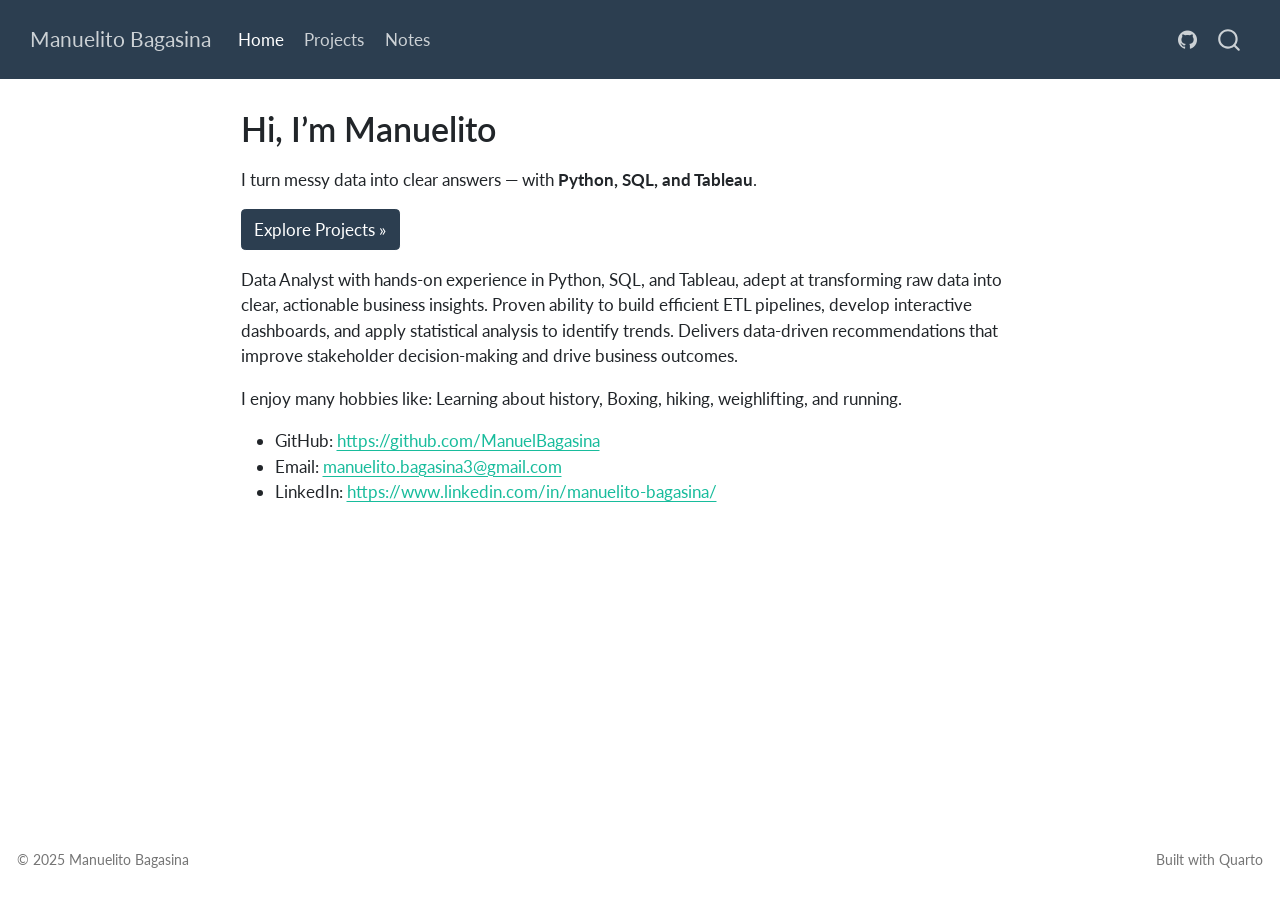
<file: index.html>
<!DOCTYPE html>
<html xmlns="http://www.w3.org/1999/xhtml" lang="en" xml:lang="en"><head>

<meta charset="utf-8">
<meta name="generator" content="quarto-1.7.33">

<meta name="viewport" content="width=device-width, initial-scale=1.0, user-scalable=yes">


<title>Hi, I’m Manuelito – Manuelito Bagasina</title>
<style>
code{white-space: pre-wrap;}
span.smallcaps{font-variant: small-caps;}
div.columns{display: flex; gap: min(4vw, 1.5em);}
div.column{flex: auto; overflow-x: auto;}
div.hanging-indent{margin-left: 1.5em; text-indent: -1.5em;}
ul.task-list{list-style: none;}
ul.task-list li input[type="checkbox"] {
  width: 0.8em;
  margin: 0 0.8em 0.2em -1em; /* quarto-specific, see https://github.com/quarto-dev/quarto-cli/issues/4556 */ 
  vertical-align: middle;
}
</style>


<script src="site_libs/quarto-nav/quarto-nav.js"></script>
<script src="site_libs/quarto-nav/headroom.min.js"></script>
<script src="site_libs/clipboard/clipboard.min.js"></script>
<script src="site_libs/quarto-search/autocomplete.umd.js"></script>
<script src="site_libs/quarto-search/fuse.min.js"></script>
<script src="site_libs/quarto-search/quarto-search.js"></script>
<meta name="quarto:offset" content="./">
<script src="site_libs/quarto-html/quarto.js" type="module"></script>
<script src="site_libs/quarto-html/tabsets/tabsets.js" type="module"></script>
<script src="site_libs/quarto-html/popper.min.js"></script>
<script src="site_libs/quarto-html/tippy.umd.min.js"></script>
<script src="site_libs/quarto-html/anchor.min.js"></script>
<link href="site_libs/quarto-html/tippy.css" rel="stylesheet">
<link href="site_libs/quarto-html/quarto-syntax-highlighting-ea385d0e468b0dd5ea5bf0780b1290d9.css" rel="stylesheet" id="quarto-text-highlighting-styles">
<script src="site_libs/bootstrap/bootstrap.min.js"></script>
<link href="site_libs/bootstrap/bootstrap-icons.css" rel="stylesheet">
<link href="site_libs/bootstrap/bootstrap-cc63fce9873912f1bbbccf05079cc9ea.min.css" rel="stylesheet" append-hash="true" id="quarto-bootstrap" data-mode="light">
<script id="quarto-search-options" type="application/json">{
  "location": "navbar",
  "copy-button": false,
  "collapse-after": 3,
  "panel-placement": "end",
  "type": "overlay",
  "limit": 50,
  "keyboard-shortcut": [
    "f",
    "/",
    "s"
  ],
  "show-item-context": false,
  "language": {
    "search-no-results-text": "No results",
    "search-matching-documents-text": "matching documents",
    "search-copy-link-title": "Copy link to search",
    "search-hide-matches-text": "Hide additional matches",
    "search-more-match-text": "more match in this document",
    "search-more-matches-text": "more matches in this document",
    "search-clear-button-title": "Clear",
    "search-text-placeholder": "",
    "search-detached-cancel-button-title": "Cancel",
    "search-submit-button-title": "Submit",
    "search-label": "Search"
  }
}</script>


<link rel="stylesheet" href="styles.css">
</head>

<body class="nav-fixed fullcontent quarto-light">

<div id="quarto-search-results"></div>
  <header id="quarto-header" class="headroom fixed-top">
    <nav class="navbar navbar-expand-lg " data-bs-theme="dark">
      <div class="navbar-container container-fluid">
      <div class="navbar-brand-container mx-auto">
    <a class="navbar-brand" href="./index.html">
    <span class="navbar-title">Manuelito Bagasina</span>
    </a>
  </div>
            <div id="quarto-search" class="" title="Search"></div>
          <button class="navbar-toggler" type="button" data-bs-toggle="collapse" data-bs-target="#navbarCollapse" aria-controls="navbarCollapse" role="menu" aria-expanded="false" aria-label="Toggle navigation" onclick="if (window.quartoToggleHeadroom) { window.quartoToggleHeadroom(); }">
  <span class="navbar-toggler-icon"></span>
</button>
          <div class="collapse navbar-collapse" id="navbarCollapse">
            <ul class="navbar-nav navbar-nav-scroll me-auto">
  <li class="nav-item">
    <a class="nav-link active" href="./index.html" aria-current="page"> 
<span class="menu-text">Home</span></a>
  </li>  
  <li class="nav-item">
    <a class="nav-link" href="./projects.html"> 
<span class="menu-text">Projects</span></a>
  </li>  
  <li class="nav-item">
    <a class="nav-link" href="./notes.html"> 
<span class="menu-text">Notes</span></a>
  </li>  
</ul>
            <ul class="navbar-nav navbar-nav-scroll ms-auto">
  <li class="nav-item compact">
    <a class="nav-link" href="https://github.com/ManuelBagasina"> <i class="bi bi-github" role="img">
</i> 
<span class="menu-text"></span></a>
  </li>  
</ul>
          </div> <!-- /navcollapse -->
            <div class="quarto-navbar-tools">
</div>
      </div> <!-- /container-fluid -->
    </nav>
</header>
<!-- content -->
<div id="quarto-content" class="quarto-container page-columns page-rows-contents page-layout-article page-navbar">
<!-- sidebar -->
<!-- margin-sidebar -->
    
<!-- main -->
<main class="content" id="quarto-document-content">

<header id="title-block-header" class="quarto-title-block default">
<div class="quarto-title">
<h1 class="title">Hi, I’m Manuelito</h1>
</div>



<div class="quarto-title-meta">

    
  
    
  </div>
  


</header>


<p>I turn messy data into clear answers — with <strong>Python, SQL, and Tableau</strong>.</p>
<p><a href="./projects.html" class="btn btn-primary">Explore Projects »</a></p>
<p>Data Analyst with hands-on experience in Python, SQL, and Tableau, adept at transforming raw data into clear, actionable business insights. Proven ability to build efficient ETL pipelines, develop interactive dashboards, and apply statistical analysis to identify trends. Delivers data-driven recommendations that improve stakeholder decision-making and drive business outcomes.</p>
<p>I enjoy many hobbies like: Learning about history, Boxing, hiking, weighlifting, and running.</p>
<ul>
<li>GitHub: <a href="https://github.com/ManuelBagasina" class="uri">https://github.com/ManuelBagasina</a></li>
<li>Email: <a href="mailto:manuelito.bagasina3@gmail.com" class="email">manuelito.bagasina3@gmail.com</a></li>
<li>LinkedIn: <a href="https://www.linkedin.com/in/manuelito-bagasina/" class="uri">https://www.linkedin.com/in/manuelito-bagasina/</a></li>
</ul>



</main> <!-- /main -->
<script id="quarto-html-after-body" type="application/javascript">
  window.document.addEventListener("DOMContentLoaded", function (event) {
    const icon = "";
    const anchorJS = new window.AnchorJS();
    anchorJS.options = {
      placement: 'right',
      icon: icon
    };
    anchorJS.add('.anchored');
    const isCodeAnnotation = (el) => {
      for (const clz of el.classList) {
        if (clz.startsWith('code-annotation-')) {                     
          return true;
        }
      }
      return false;
    }
    const onCopySuccess = function(e) {
      // button target
      const button = e.trigger;
      // don't keep focus
      button.blur();
      // flash "checked"
      button.classList.add('code-copy-button-checked');
      var currentTitle = button.getAttribute("title");
      button.setAttribute("title", "Copied!");
      let tooltip;
      if (window.bootstrap) {
        button.setAttribute("data-bs-toggle", "tooltip");
        button.setAttribute("data-bs-placement", "left");
        button.setAttribute("data-bs-title", "Copied!");
        tooltip = new bootstrap.Tooltip(button, 
          { trigger: "manual", 
            customClass: "code-copy-button-tooltip",
            offset: [0, -8]});
        tooltip.show();    
      }
      setTimeout(function() {
        if (tooltip) {
          tooltip.hide();
          button.removeAttribute("data-bs-title");
          button.removeAttribute("data-bs-toggle");
          button.removeAttribute("data-bs-placement");
        }
        button.setAttribute("title", currentTitle);
        button.classList.remove('code-copy-button-checked');
      }, 1000);
      // clear code selection
      e.clearSelection();
    }
    const getTextToCopy = function(trigger) {
        const codeEl = trigger.previousElementSibling.cloneNode(true);
        for (const childEl of codeEl.children) {
          if (isCodeAnnotation(childEl)) {
            childEl.remove();
          }
        }
        return codeEl.innerText;
    }
    const clipboard = new window.ClipboardJS('.code-copy-button:not([data-in-quarto-modal])', {
      text: getTextToCopy
    });
    clipboard.on('success', onCopySuccess);
    if (window.document.getElementById('quarto-embedded-source-code-modal')) {
      const clipboardModal = new window.ClipboardJS('.code-copy-button[data-in-quarto-modal]', {
        text: getTextToCopy,
        container: window.document.getElementById('quarto-embedded-source-code-modal')
      });
      clipboardModal.on('success', onCopySuccess);
    }
      var localhostRegex = new RegExp(/^(?:http|https):\/\/localhost\:?[0-9]*\//);
      var mailtoRegex = new RegExp(/^mailto:/);
        var filterRegex = new RegExp('/' + window.location.host + '/');
      var isInternal = (href) => {
          return filterRegex.test(href) || localhostRegex.test(href) || mailtoRegex.test(href);
      }
      // Inspect non-navigation links and adorn them if external
     var links = window.document.querySelectorAll('a[href]:not(.nav-link):not(.navbar-brand):not(.toc-action):not(.sidebar-link):not(.sidebar-item-toggle):not(.pagination-link):not(.no-external):not([aria-hidden]):not(.dropdown-item):not(.quarto-navigation-tool):not(.about-link)');
      for (var i=0; i<links.length; i++) {
        const link = links[i];
        if (!isInternal(link.href)) {
          // undo the damage that might have been done by quarto-nav.js in the case of
          // links that we want to consider external
          if (link.dataset.originalHref !== undefined) {
            link.href = link.dataset.originalHref;
          }
        }
      }
    function tippyHover(el, contentFn, onTriggerFn, onUntriggerFn) {
      const config = {
        allowHTML: true,
        maxWidth: 500,
        delay: 100,
        arrow: false,
        appendTo: function(el) {
            return el.parentElement;
        },
        interactive: true,
        interactiveBorder: 10,
        theme: 'quarto',
        placement: 'bottom-start',
      };
      if (contentFn) {
        config.content = contentFn;
      }
      if (onTriggerFn) {
        config.onTrigger = onTriggerFn;
      }
      if (onUntriggerFn) {
        config.onUntrigger = onUntriggerFn;
      }
      window.tippy(el, config); 
    }
    const noterefs = window.document.querySelectorAll('a[role="doc-noteref"]');
    for (var i=0; i<noterefs.length; i++) {
      const ref = noterefs[i];
      tippyHover(ref, function() {
        // use id or data attribute instead here
        let href = ref.getAttribute('data-footnote-href') || ref.getAttribute('href');
        try { href = new URL(href).hash; } catch {}
        const id = href.replace(/^#\/?/, "");
        const note = window.document.getElementById(id);
        if (note) {
          return note.innerHTML;
        } else {
          return "";
        }
      });
    }
    const xrefs = window.document.querySelectorAll('a.quarto-xref');
    const processXRef = (id, note) => {
      // Strip column container classes
      const stripColumnClz = (el) => {
        el.classList.remove("page-full", "page-columns");
        if (el.children) {
          for (const child of el.children) {
            stripColumnClz(child);
          }
        }
      }
      stripColumnClz(note)
      if (id === null || id.startsWith('sec-')) {
        // Special case sections, only their first couple elements
        const container = document.createElement("div");
        if (note.children && note.children.length > 2) {
          container.appendChild(note.children[0].cloneNode(true));
          for (let i = 1; i < note.children.length; i++) {
            const child = note.children[i];
            if (child.tagName === "P" && child.innerText === "") {
              continue;
            } else {
              container.appendChild(child.cloneNode(true));
              break;
            }
          }
          if (window.Quarto?.typesetMath) {
            window.Quarto.typesetMath(container);
          }
          return container.innerHTML
        } else {
          if (window.Quarto?.typesetMath) {
            window.Quarto.typesetMath(note);
          }
          return note.innerHTML;
        }
      } else {
        // Remove any anchor links if they are present
        const anchorLink = note.querySelector('a.anchorjs-link');
        if (anchorLink) {
          anchorLink.remove();
        }
        if (window.Quarto?.typesetMath) {
          window.Quarto.typesetMath(note);
        }
        if (note.classList.contains("callout")) {
          return note.outerHTML;
        } else {
          return note.innerHTML;
        }
      }
    }
    for (var i=0; i<xrefs.length; i++) {
      const xref = xrefs[i];
      tippyHover(xref, undefined, function(instance) {
        instance.disable();
        let url = xref.getAttribute('href');
        let hash = undefined; 
        if (url.startsWith('#')) {
          hash = url;
        } else {
          try { hash = new URL(url).hash; } catch {}
        }
        if (hash) {
          const id = hash.replace(/^#\/?/, "");
          const note = window.document.getElementById(id);
          if (note !== null) {
            try {
              const html = processXRef(id, note.cloneNode(true));
              instance.setContent(html);
            } finally {
              instance.enable();
              instance.show();
            }
          } else {
            // See if we can fetch this
            fetch(url.split('#')[0])
            .then(res => res.text())
            .then(html => {
              const parser = new DOMParser();
              const htmlDoc = parser.parseFromString(html, "text/html");
              const note = htmlDoc.getElementById(id);
              if (note !== null) {
                const html = processXRef(id, note);
                instance.setContent(html);
              } 
            }).finally(() => {
              instance.enable();
              instance.show();
            });
          }
        } else {
          // See if we can fetch a full url (with no hash to target)
          // This is a special case and we should probably do some content thinning / targeting
          fetch(url)
          .then(res => res.text())
          .then(html => {
            const parser = new DOMParser();
            const htmlDoc = parser.parseFromString(html, "text/html");
            const note = htmlDoc.querySelector('main.content');
            if (note !== null) {
              // This should only happen for chapter cross references
              // (since there is no id in the URL)
              // remove the first header
              if (note.children.length > 0 && note.children[0].tagName === "HEADER") {
                note.children[0].remove();
              }
              const html = processXRef(null, note);
              instance.setContent(html);
            } 
          }).finally(() => {
            instance.enable();
            instance.show();
          });
        }
      }, function(instance) {
      });
    }
        let selectedAnnoteEl;
        const selectorForAnnotation = ( cell, annotation) => {
          let cellAttr = 'data-code-cell="' + cell + '"';
          let lineAttr = 'data-code-annotation="' +  annotation + '"';
          const selector = 'span[' + cellAttr + '][' + lineAttr + ']';
          return selector;
        }
        const selectCodeLines = (annoteEl) => {
          const doc = window.document;
          const targetCell = annoteEl.getAttribute("data-target-cell");
          const targetAnnotation = annoteEl.getAttribute("data-target-annotation");
          const annoteSpan = window.document.querySelector(selectorForAnnotation(targetCell, targetAnnotation));
          const lines = annoteSpan.getAttribute("data-code-lines").split(",");
          const lineIds = lines.map((line) => {
            return targetCell + "-" + line;
          })
          let top = null;
          let height = null;
          let parent = null;
          if (lineIds.length > 0) {
              //compute the position of the single el (top and bottom and make a div)
              const el = window.document.getElementById(lineIds[0]);
              top = el.offsetTop;
              height = el.offsetHeight;
              parent = el.parentElement.parentElement;
            if (lineIds.length > 1) {
              const lastEl = window.document.getElementById(lineIds[lineIds.length - 1]);
              const bottom = lastEl.offsetTop + lastEl.offsetHeight;
              height = bottom - top;
            }
            if (top !== null && height !== null && parent !== null) {
              // cook up a div (if necessary) and position it 
              let div = window.document.getElementById("code-annotation-line-highlight");
              if (div === null) {
                div = window.document.createElement("div");
                div.setAttribute("id", "code-annotation-line-highlight");
                div.style.position = 'absolute';
                parent.appendChild(div);
              }
              div.style.top = top - 2 + "px";
              div.style.height = height + 4 + "px";
              div.style.left = 0;
              let gutterDiv = window.document.getElementById("code-annotation-line-highlight-gutter");
              if (gutterDiv === null) {
                gutterDiv = window.document.createElement("div");
                gutterDiv.setAttribute("id", "code-annotation-line-highlight-gutter");
                gutterDiv.style.position = 'absolute';
                const codeCell = window.document.getElementById(targetCell);
                const gutter = codeCell.querySelector('.code-annotation-gutter');
                gutter.appendChild(gutterDiv);
              }
              gutterDiv.style.top = top - 2 + "px";
              gutterDiv.style.height = height + 4 + "px";
            }
            selectedAnnoteEl = annoteEl;
          }
        };
        const unselectCodeLines = () => {
          const elementsIds = ["code-annotation-line-highlight", "code-annotation-line-highlight-gutter"];
          elementsIds.forEach((elId) => {
            const div = window.document.getElementById(elId);
            if (div) {
              div.remove();
            }
          });
          selectedAnnoteEl = undefined;
        };
          // Handle positioning of the toggle
      window.addEventListener(
        "resize",
        throttle(() => {
          elRect = undefined;
          if (selectedAnnoteEl) {
            selectCodeLines(selectedAnnoteEl);
          }
        }, 10)
      );
      function throttle(fn, ms) {
      let throttle = false;
      let timer;
        return (...args) => {
          if(!throttle) { // first call gets through
              fn.apply(this, args);
              throttle = true;
          } else { // all the others get throttled
              if(timer) clearTimeout(timer); // cancel #2
              timer = setTimeout(() => {
                fn.apply(this, args);
                timer = throttle = false;
              }, ms);
          }
        };
      }
        // Attach click handler to the DT
        const annoteDls = window.document.querySelectorAll('dt[data-target-cell]');
        for (const annoteDlNode of annoteDls) {
          annoteDlNode.addEventListener('click', (event) => {
            const clickedEl = event.target;
            if (clickedEl !== selectedAnnoteEl) {
              unselectCodeLines();
              const activeEl = window.document.querySelector('dt[data-target-cell].code-annotation-active');
              if (activeEl) {
                activeEl.classList.remove('code-annotation-active');
              }
              selectCodeLines(clickedEl);
              clickedEl.classList.add('code-annotation-active');
            } else {
              // Unselect the line
              unselectCodeLines();
              clickedEl.classList.remove('code-annotation-active');
            }
          });
        }
    const findCites = (el) => {
      const parentEl = el.parentElement;
      if (parentEl) {
        const cites = parentEl.dataset.cites;
        if (cites) {
          return {
            el,
            cites: cites.split(' ')
          };
        } else {
          return findCites(el.parentElement)
        }
      } else {
        return undefined;
      }
    };
    var bibliorefs = window.document.querySelectorAll('a[role="doc-biblioref"]');
    for (var i=0; i<bibliorefs.length; i++) {
      const ref = bibliorefs[i];
      const citeInfo = findCites(ref);
      if (citeInfo) {
        tippyHover(citeInfo.el, function() {
          var popup = window.document.createElement('div');
          citeInfo.cites.forEach(function(cite) {
            var citeDiv = window.document.createElement('div');
            citeDiv.classList.add('hanging-indent');
            citeDiv.classList.add('csl-entry');
            var biblioDiv = window.document.getElementById('ref-' + cite);
            if (biblioDiv) {
              citeDiv.innerHTML = biblioDiv.innerHTML;
            }
            popup.appendChild(citeDiv);
          });
          return popup.innerHTML;
        });
      }
    }
  });
  </script>
</div> <!-- /content -->
<footer class="footer">
  <div class="nav-footer">
    <div class="nav-footer-left">
<p>© 2025 Manuelito Bagasina</p>
</div>   
    <div class="nav-footer-center">
      &nbsp;
    </div>
    <div class="nav-footer-right">
<p>Built with Quarto</p>
</div>
  </div>
</footer>




</body></html>
</file>
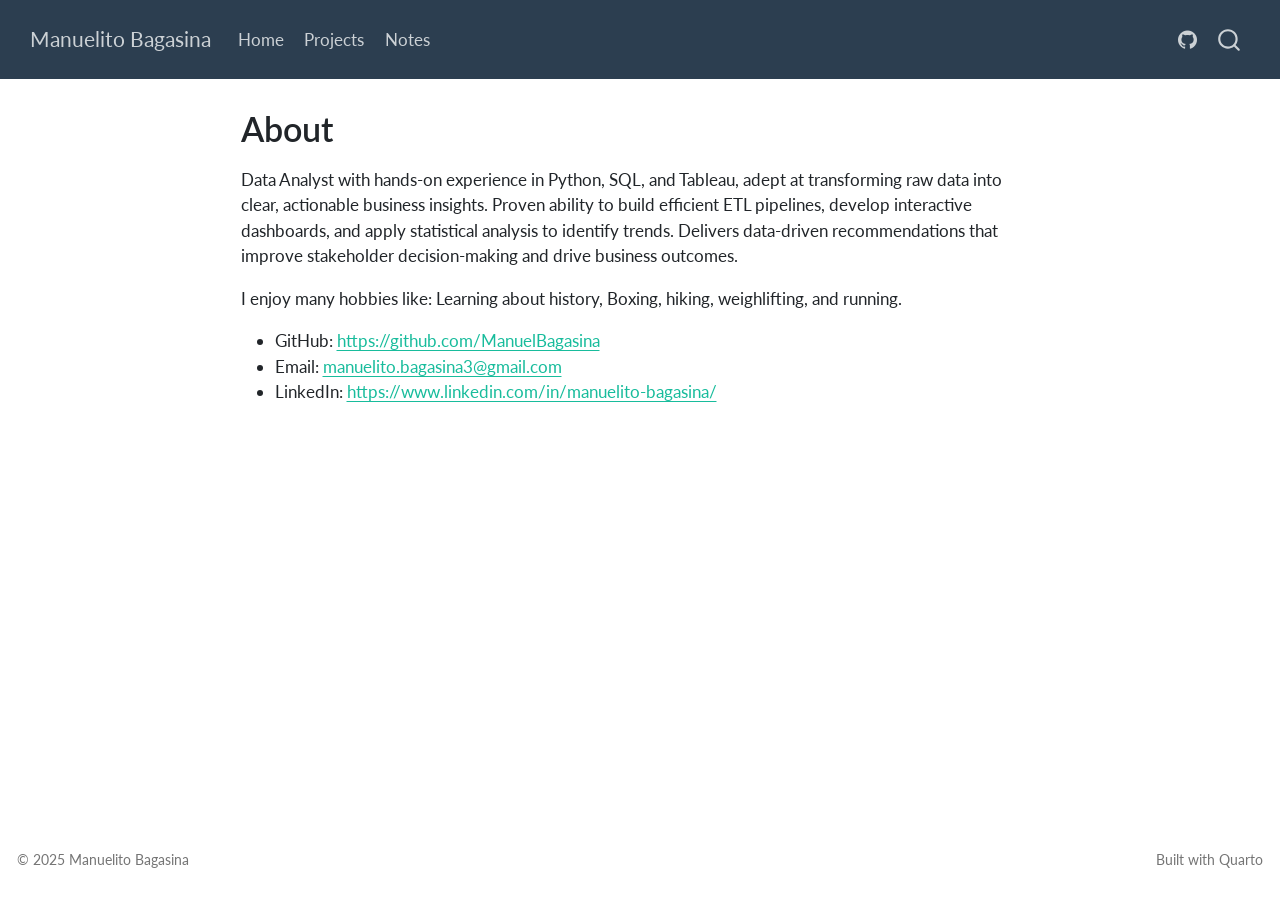
<file: about.html>
<!DOCTYPE html>
<html xmlns="http://www.w3.org/1999/xhtml" lang="en" xml:lang="en"><head>

<meta charset="utf-8">
<meta name="generator" content="quarto-1.7.33">

<meta name="viewport" content="width=device-width, initial-scale=1.0, user-scalable=yes">


<title>About – Manuelito Bagasina</title>
<style>
code{white-space: pre-wrap;}
span.smallcaps{font-variant: small-caps;}
div.columns{display: flex; gap: min(4vw, 1.5em);}
div.column{flex: auto; overflow-x: auto;}
div.hanging-indent{margin-left: 1.5em; text-indent: -1.5em;}
ul.task-list{list-style: none;}
ul.task-list li input[type="checkbox"] {
  width: 0.8em;
  margin: 0 0.8em 0.2em -1em; /* quarto-specific, see https://github.com/quarto-dev/quarto-cli/issues/4556 */ 
  vertical-align: middle;
}
</style>


<script src="site_libs/quarto-nav/quarto-nav.js"></script>
<script src="site_libs/quarto-nav/headroom.min.js"></script>
<script src="site_libs/clipboard/clipboard.min.js"></script>
<script src="site_libs/quarto-search/autocomplete.umd.js"></script>
<script src="site_libs/quarto-search/fuse.min.js"></script>
<script src="site_libs/quarto-search/quarto-search.js"></script>
<meta name="quarto:offset" content="./">
<script src="site_libs/quarto-html/quarto.js" type="module"></script>
<script src="site_libs/quarto-html/tabsets/tabsets.js" type="module"></script>
<script src="site_libs/quarto-html/popper.min.js"></script>
<script src="site_libs/quarto-html/tippy.umd.min.js"></script>
<script src="site_libs/quarto-html/anchor.min.js"></script>
<link href="site_libs/quarto-html/tippy.css" rel="stylesheet">
<link href="site_libs/quarto-html/quarto-syntax-highlighting-ea385d0e468b0dd5ea5bf0780b1290d9.css" rel="stylesheet" id="quarto-text-highlighting-styles">
<script src="site_libs/bootstrap/bootstrap.min.js"></script>
<link href="site_libs/bootstrap/bootstrap-icons.css" rel="stylesheet">
<link href="site_libs/bootstrap/bootstrap-cc63fce9873912f1bbbccf05079cc9ea.min.css" rel="stylesheet" append-hash="true" id="quarto-bootstrap" data-mode="light">
<script id="quarto-search-options" type="application/json">{
  "location": "navbar",
  "copy-button": false,
  "collapse-after": 3,
  "panel-placement": "end",
  "type": "overlay",
  "limit": 50,
  "keyboard-shortcut": [
    "f",
    "/",
    "s"
  ],
  "show-item-context": false,
  "language": {
    "search-no-results-text": "No results",
    "search-matching-documents-text": "matching documents",
    "search-copy-link-title": "Copy link to search",
    "search-hide-matches-text": "Hide additional matches",
    "search-more-match-text": "more match in this document",
    "search-more-matches-text": "more matches in this document",
    "search-clear-button-title": "Clear",
    "search-text-placeholder": "",
    "search-detached-cancel-button-title": "Cancel",
    "search-submit-button-title": "Submit",
    "search-label": "Search"
  }
}</script>


<link rel="stylesheet" href="styles.css">
</head>

<body class="nav-fixed fullcontent quarto-light">

<div id="quarto-search-results"></div>
  <header id="quarto-header" class="headroom fixed-top">
    <nav class="navbar navbar-expand-lg " data-bs-theme="dark">
      <div class="navbar-container container-fluid">
      <div class="navbar-brand-container mx-auto">
    <a class="navbar-brand" href="./index.html">
    <span class="navbar-title">Manuelito Bagasina</span>
    </a>
  </div>
            <div id="quarto-search" class="" title="Search"></div>
          <button class="navbar-toggler" type="button" data-bs-toggle="collapse" data-bs-target="#navbarCollapse" aria-controls="navbarCollapse" role="menu" aria-expanded="false" aria-label="Toggle navigation" onclick="if (window.quartoToggleHeadroom) { window.quartoToggleHeadroom(); }">
  <span class="navbar-toggler-icon"></span>
</button>
          <div class="collapse navbar-collapse" id="navbarCollapse">
            <ul class="navbar-nav navbar-nav-scroll me-auto">
  <li class="nav-item">
    <a class="nav-link" href="./index.html"> 
<span class="menu-text">Home</span></a>
  </li>  
  <li class="nav-item">
    <a class="nav-link" href="./projects.html"> 
<span class="menu-text">Projects</span></a>
  </li>  
  <li class="nav-item">
    <a class="nav-link" href="./notes.html"> 
<span class="menu-text">Notes</span></a>
  </li>  
</ul>
            <ul class="navbar-nav navbar-nav-scroll ms-auto">
  <li class="nav-item compact">
    <a class="nav-link" href="https://github.com/ManuelBagasina"> <i class="bi bi-github" role="img">
</i> 
<span class="menu-text"></span></a>
  </li>  
</ul>
          </div> <!-- /navcollapse -->
            <div class="quarto-navbar-tools">
</div>
      </div> <!-- /container-fluid -->
    </nav>
</header>
<!-- content -->
<div id="quarto-content" class="quarto-container page-columns page-rows-contents page-layout-article page-navbar">
<!-- sidebar -->
<!-- margin-sidebar -->
    
<!-- main -->
<main class="content" id="quarto-document-content">

<header id="title-block-header" class="quarto-title-block default">
<div class="quarto-title">
<h1 class="title">About</h1>
</div>



<div class="quarto-title-meta">

    
  
    
  </div>
  


</header>


<p>Data Analyst with hands-on experience in Python, SQL, and Tableau, adept at transforming raw data into clear, actionable business insights. Proven ability to build efficient ETL pipelines, develop interactive dashboards, and apply statistical analysis to identify trends. Delivers data-driven recommendations that improve stakeholder decision-making and drive business outcomes.</p>
<p>I enjoy many hobbies like: Learning about history, Boxing, hiking, weighlifting, and running.</p>
<ul>
<li>GitHub: <a href="https://github.com/ManuelBagasina" class="uri">https://github.com/ManuelBagasina</a></li>
<li>Email: <a href="mailto:manuelito.bagasina3@gmail.com" class="email">manuelito.bagasina3@gmail.com</a></li>
<li>LinkedIn: <a href="https://www.linkedin.com/in/manuelito-bagasina/" class="uri">https://www.linkedin.com/in/manuelito-bagasina/</a></li>
</ul>



</main> <!-- /main -->
<script id="quarto-html-after-body" type="application/javascript">
  window.document.addEventListener("DOMContentLoaded", function (event) {
    const icon = "";
    const anchorJS = new window.AnchorJS();
    anchorJS.options = {
      placement: 'right',
      icon: icon
    };
    anchorJS.add('.anchored');
    const isCodeAnnotation = (el) => {
      for (const clz of el.classList) {
        if (clz.startsWith('code-annotation-')) {                     
          return true;
        }
      }
      return false;
    }
    const onCopySuccess = function(e) {
      // button target
      const button = e.trigger;
      // don't keep focus
      button.blur();
      // flash "checked"
      button.classList.add('code-copy-button-checked');
      var currentTitle = button.getAttribute("title");
      button.setAttribute("title", "Copied!");
      let tooltip;
      if (window.bootstrap) {
        button.setAttribute("data-bs-toggle", "tooltip");
        button.setAttribute("data-bs-placement", "left");
        button.setAttribute("data-bs-title", "Copied!");
        tooltip = new bootstrap.Tooltip(button, 
          { trigger: "manual", 
            customClass: "code-copy-button-tooltip",
            offset: [0, -8]});
        tooltip.show();    
      }
      setTimeout(function() {
        if (tooltip) {
          tooltip.hide();
          button.removeAttribute("data-bs-title");
          button.removeAttribute("data-bs-toggle");
          button.removeAttribute("data-bs-placement");
        }
        button.setAttribute("title", currentTitle);
        button.classList.remove('code-copy-button-checked');
      }, 1000);
      // clear code selection
      e.clearSelection();
    }
    const getTextToCopy = function(trigger) {
        const codeEl = trigger.previousElementSibling.cloneNode(true);
        for (const childEl of codeEl.children) {
          if (isCodeAnnotation(childEl)) {
            childEl.remove();
          }
        }
        return codeEl.innerText;
    }
    const clipboard = new window.ClipboardJS('.code-copy-button:not([data-in-quarto-modal])', {
      text: getTextToCopy
    });
    clipboard.on('success', onCopySuccess);
    if (window.document.getElementById('quarto-embedded-source-code-modal')) {
      const clipboardModal = new window.ClipboardJS('.code-copy-button[data-in-quarto-modal]', {
        text: getTextToCopy,
        container: window.document.getElementById('quarto-embedded-source-code-modal')
      });
      clipboardModal.on('success', onCopySuccess);
    }
      var localhostRegex = new RegExp(/^(?:http|https):\/\/localhost\:?[0-9]*\//);
      var mailtoRegex = new RegExp(/^mailto:/);
        var filterRegex = new RegExp('/' + window.location.host + '/');
      var isInternal = (href) => {
          return filterRegex.test(href) || localhostRegex.test(href) || mailtoRegex.test(href);
      }
      // Inspect non-navigation links and adorn them if external
     var links = window.document.querySelectorAll('a[href]:not(.nav-link):not(.navbar-brand):not(.toc-action):not(.sidebar-link):not(.sidebar-item-toggle):not(.pagination-link):not(.no-external):not([aria-hidden]):not(.dropdown-item):not(.quarto-navigation-tool):not(.about-link)');
      for (var i=0; i<links.length; i++) {
        const link = links[i];
        if (!isInternal(link.href)) {
          // undo the damage that might have been done by quarto-nav.js in the case of
          // links that we want to consider external
          if (link.dataset.originalHref !== undefined) {
            link.href = link.dataset.originalHref;
          }
        }
      }
    function tippyHover(el, contentFn, onTriggerFn, onUntriggerFn) {
      const config = {
        allowHTML: true,
        maxWidth: 500,
        delay: 100,
        arrow: false,
        appendTo: function(el) {
            return el.parentElement;
        },
        interactive: true,
        interactiveBorder: 10,
        theme: 'quarto',
        placement: 'bottom-start',
      };
      if (contentFn) {
        config.content = contentFn;
      }
      if (onTriggerFn) {
        config.onTrigger = onTriggerFn;
      }
      if (onUntriggerFn) {
        config.onUntrigger = onUntriggerFn;
      }
      window.tippy(el, config); 
    }
    const noterefs = window.document.querySelectorAll('a[role="doc-noteref"]');
    for (var i=0; i<noterefs.length; i++) {
      const ref = noterefs[i];
      tippyHover(ref, function() {
        // use id or data attribute instead here
        let href = ref.getAttribute('data-footnote-href') || ref.getAttribute('href');
        try { href = new URL(href).hash; } catch {}
        const id = href.replace(/^#\/?/, "");
        const note = window.document.getElementById(id);
        if (note) {
          return note.innerHTML;
        } else {
          return "";
        }
      });
    }
    const xrefs = window.document.querySelectorAll('a.quarto-xref');
    const processXRef = (id, note) => {
      // Strip column container classes
      const stripColumnClz = (el) => {
        el.classList.remove("page-full", "page-columns");
        if (el.children) {
          for (const child of el.children) {
            stripColumnClz(child);
          }
        }
      }
      stripColumnClz(note)
      if (id === null || id.startsWith('sec-')) {
        // Special case sections, only their first couple elements
        const container = document.createElement("div");
        if (note.children && note.children.length > 2) {
          container.appendChild(note.children[0].cloneNode(true));
          for (let i = 1; i < note.children.length; i++) {
            const child = note.children[i];
            if (child.tagName === "P" && child.innerText === "") {
              continue;
            } else {
              container.appendChild(child.cloneNode(true));
              break;
            }
          }
          if (window.Quarto?.typesetMath) {
            window.Quarto.typesetMath(container);
          }
          return container.innerHTML
        } else {
          if (window.Quarto?.typesetMath) {
            window.Quarto.typesetMath(note);
          }
          return note.innerHTML;
        }
      } else {
        // Remove any anchor links if they are present
        const anchorLink = note.querySelector('a.anchorjs-link');
        if (anchorLink) {
          anchorLink.remove();
        }
        if (window.Quarto?.typesetMath) {
          window.Quarto.typesetMath(note);
        }
        if (note.classList.contains("callout")) {
          return note.outerHTML;
        } else {
          return note.innerHTML;
        }
      }
    }
    for (var i=0; i<xrefs.length; i++) {
      const xref = xrefs[i];
      tippyHover(xref, undefined, function(instance) {
        instance.disable();
        let url = xref.getAttribute('href');
        let hash = undefined; 
        if (url.startsWith('#')) {
          hash = url;
        } else {
          try { hash = new URL(url).hash; } catch {}
        }
        if (hash) {
          const id = hash.replace(/^#\/?/, "");
          const note = window.document.getElementById(id);
          if (note !== null) {
            try {
              const html = processXRef(id, note.cloneNode(true));
              instance.setContent(html);
            } finally {
              instance.enable();
              instance.show();
            }
          } else {
            // See if we can fetch this
            fetch(url.split('#')[0])
            .then(res => res.text())
            .then(html => {
              const parser = new DOMParser();
              const htmlDoc = parser.parseFromString(html, "text/html");
              const note = htmlDoc.getElementById(id);
              if (note !== null) {
                const html = processXRef(id, note);
                instance.setContent(html);
              } 
            }).finally(() => {
              instance.enable();
              instance.show();
            });
          }
        } else {
          // See if we can fetch a full url (with no hash to target)
          // This is a special case and we should probably do some content thinning / targeting
          fetch(url)
          .then(res => res.text())
          .then(html => {
            const parser = new DOMParser();
            const htmlDoc = parser.parseFromString(html, "text/html");
            const note = htmlDoc.querySelector('main.content');
            if (note !== null) {
              // This should only happen for chapter cross references
              // (since there is no id in the URL)
              // remove the first header
              if (note.children.length > 0 && note.children[0].tagName === "HEADER") {
                note.children[0].remove();
              }
              const html = processXRef(null, note);
              instance.setContent(html);
            } 
          }).finally(() => {
            instance.enable();
            instance.show();
          });
        }
      }, function(instance) {
      });
    }
        let selectedAnnoteEl;
        const selectorForAnnotation = ( cell, annotation) => {
          let cellAttr = 'data-code-cell="' + cell + '"';
          let lineAttr = 'data-code-annotation="' +  annotation + '"';
          const selector = 'span[' + cellAttr + '][' + lineAttr + ']';
          return selector;
        }
        const selectCodeLines = (annoteEl) => {
          const doc = window.document;
          const targetCell = annoteEl.getAttribute("data-target-cell");
          const targetAnnotation = annoteEl.getAttribute("data-target-annotation");
          const annoteSpan = window.document.querySelector(selectorForAnnotation(targetCell, targetAnnotation));
          const lines = annoteSpan.getAttribute("data-code-lines").split(",");
          const lineIds = lines.map((line) => {
            return targetCell + "-" + line;
          })
          let top = null;
          let height = null;
          let parent = null;
          if (lineIds.length > 0) {
              //compute the position of the single el (top and bottom and make a div)
              const el = window.document.getElementById(lineIds[0]);
              top = el.offsetTop;
              height = el.offsetHeight;
              parent = el.parentElement.parentElement;
            if (lineIds.length > 1) {
              const lastEl = window.document.getElementById(lineIds[lineIds.length - 1]);
              const bottom = lastEl.offsetTop + lastEl.offsetHeight;
              height = bottom - top;
            }
            if (top !== null && height !== null && parent !== null) {
              // cook up a div (if necessary) and position it 
              let div = window.document.getElementById("code-annotation-line-highlight");
              if (div === null) {
                div = window.document.createElement("div");
                div.setAttribute("id", "code-annotation-line-highlight");
                div.style.position = 'absolute';
                parent.appendChild(div);
              }
              div.style.top = top - 2 + "px";
              div.style.height = height + 4 + "px";
              div.style.left = 0;
              let gutterDiv = window.document.getElementById("code-annotation-line-highlight-gutter");
              if (gutterDiv === null) {
                gutterDiv = window.document.createElement("div");
                gutterDiv.setAttribute("id", "code-annotation-line-highlight-gutter");
                gutterDiv.style.position = 'absolute';
                const codeCell = window.document.getElementById(targetCell);
                const gutter = codeCell.querySelector('.code-annotation-gutter');
                gutter.appendChild(gutterDiv);
              }
              gutterDiv.style.top = top - 2 + "px";
              gutterDiv.style.height = height + 4 + "px";
            }
            selectedAnnoteEl = annoteEl;
          }
        };
        const unselectCodeLines = () => {
          const elementsIds = ["code-annotation-line-highlight", "code-annotation-line-highlight-gutter"];
          elementsIds.forEach((elId) => {
            const div = window.document.getElementById(elId);
            if (div) {
              div.remove();
            }
          });
          selectedAnnoteEl = undefined;
        };
          // Handle positioning of the toggle
      window.addEventListener(
        "resize",
        throttle(() => {
          elRect = undefined;
          if (selectedAnnoteEl) {
            selectCodeLines(selectedAnnoteEl);
          }
        }, 10)
      );
      function throttle(fn, ms) {
      let throttle = false;
      let timer;
        return (...args) => {
          if(!throttle) { // first call gets through
              fn.apply(this, args);
              throttle = true;
          } else { // all the others get throttled
              if(timer) clearTimeout(timer); // cancel #2
              timer = setTimeout(() => {
                fn.apply(this, args);
                timer = throttle = false;
              }, ms);
          }
        };
      }
        // Attach click handler to the DT
        const annoteDls = window.document.querySelectorAll('dt[data-target-cell]');
        for (const annoteDlNode of annoteDls) {
          annoteDlNode.addEventListener('click', (event) => {
            const clickedEl = event.target;
            if (clickedEl !== selectedAnnoteEl) {
              unselectCodeLines();
              const activeEl = window.document.querySelector('dt[data-target-cell].code-annotation-active');
              if (activeEl) {
                activeEl.classList.remove('code-annotation-active');
              }
              selectCodeLines(clickedEl);
              clickedEl.classList.add('code-annotation-active');
            } else {
              // Unselect the line
              unselectCodeLines();
              clickedEl.classList.remove('code-annotation-active');
            }
          });
        }
    const findCites = (el) => {
      const parentEl = el.parentElement;
      if (parentEl) {
        const cites = parentEl.dataset.cites;
        if (cites) {
          return {
            el,
            cites: cites.split(' ')
          };
        } else {
          return findCites(el.parentElement)
        }
      } else {
        return undefined;
      }
    };
    var bibliorefs = window.document.querySelectorAll('a[role="doc-biblioref"]');
    for (var i=0; i<bibliorefs.length; i++) {
      const ref = bibliorefs[i];
      const citeInfo = findCites(ref);
      if (citeInfo) {
        tippyHover(citeInfo.el, function() {
          var popup = window.document.createElement('div');
          citeInfo.cites.forEach(function(cite) {
            var citeDiv = window.document.createElement('div');
            citeDiv.classList.add('hanging-indent');
            citeDiv.classList.add('csl-entry');
            var biblioDiv = window.document.getElementById('ref-' + cite);
            if (biblioDiv) {
              citeDiv.innerHTML = biblioDiv.innerHTML;
            }
            popup.appendChild(citeDiv);
          });
          return popup.innerHTML;
        });
      }
    }
  });
  </script>
</div> <!-- /content -->
<footer class="footer">
  <div class="nav-footer">
    <div class="nav-footer-left">
<p>© 2025 Manuelito Bagasina</p>
</div>   
    <div class="nav-footer-center">
      &nbsp;
    </div>
    <div class="nav-footer-right">
<p>Built with Quarto</p>
</div>
  </div>
</footer>




</body></html>
</file>
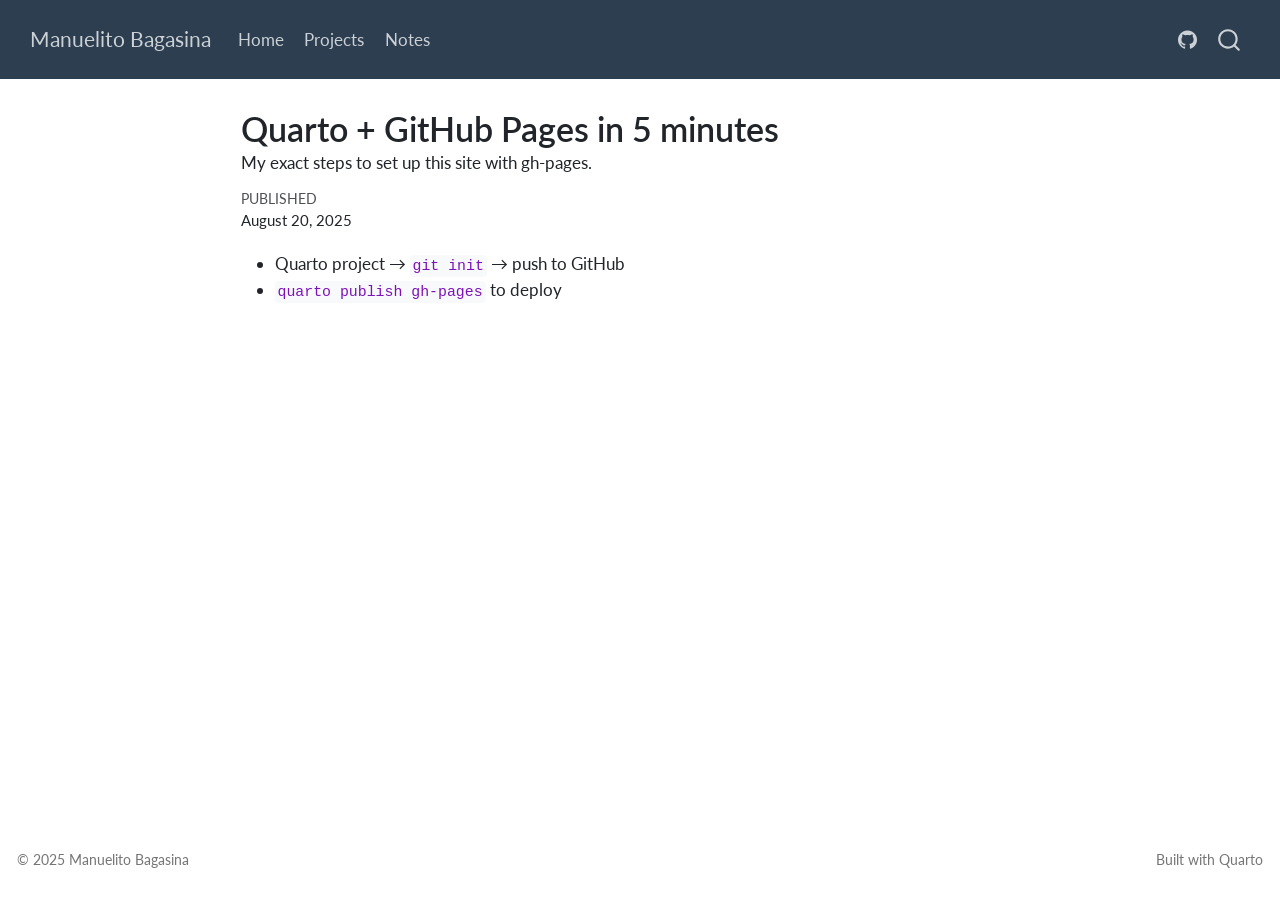
<file: notes/quarto-pages.html>
<!DOCTYPE html>
<html xmlns="http://www.w3.org/1999/xhtml" lang="en" xml:lang="en"><head>

<meta charset="utf-8">
<meta name="generator" content="quarto-1.7.33">

<meta name="viewport" content="width=device-width, initial-scale=1.0, user-scalable=yes">

<meta name="dcterms.date" content="2025-08-20">
<meta name="description" content="My exact steps to set up this site with gh-pages.">

<title>Quarto + GitHub Pages in 5 minutes – Manuelito Bagasina</title>
<style>
code{white-space: pre-wrap;}
span.smallcaps{font-variant: small-caps;}
div.columns{display: flex; gap: min(4vw, 1.5em);}
div.column{flex: auto; overflow-x: auto;}
div.hanging-indent{margin-left: 1.5em; text-indent: -1.5em;}
ul.task-list{list-style: none;}
ul.task-list li input[type="checkbox"] {
  width: 0.8em;
  margin: 0 0.8em 0.2em -1em; /* quarto-specific, see https://github.com/quarto-dev/quarto-cli/issues/4556 */ 
  vertical-align: middle;
}
</style>


<script src="../site_libs/quarto-nav/quarto-nav.js"></script>
<script src="../site_libs/quarto-nav/headroom.min.js"></script>
<script src="../site_libs/clipboard/clipboard.min.js"></script>
<script src="../site_libs/quarto-search/autocomplete.umd.js"></script>
<script src="../site_libs/quarto-search/fuse.min.js"></script>
<script src="../site_libs/quarto-search/quarto-search.js"></script>
<meta name="quarto:offset" content="../">
<script src="../site_libs/quarto-html/quarto.js" type="module"></script>
<script src="../site_libs/quarto-html/tabsets/tabsets.js" type="module"></script>
<script src="../site_libs/quarto-html/popper.min.js"></script>
<script src="../site_libs/quarto-html/tippy.umd.min.js"></script>
<script src="../site_libs/quarto-html/anchor.min.js"></script>
<link href="../site_libs/quarto-html/tippy.css" rel="stylesheet">
<link href="../site_libs/quarto-html/quarto-syntax-highlighting-ea385d0e468b0dd5ea5bf0780b1290d9.css" rel="stylesheet" id="quarto-text-highlighting-styles">
<script src="../site_libs/bootstrap/bootstrap.min.js"></script>
<link href="../site_libs/bootstrap/bootstrap-icons.css" rel="stylesheet">
<link href="../site_libs/bootstrap/bootstrap-cc63fce9873912f1bbbccf05079cc9ea.min.css" rel="stylesheet" append-hash="true" id="quarto-bootstrap" data-mode="light">
<script id="quarto-search-options" type="application/json">{
  "location": "navbar",
  "copy-button": false,
  "collapse-after": 3,
  "panel-placement": "end",
  "type": "overlay",
  "limit": 50,
  "keyboard-shortcut": [
    "f",
    "/",
    "s"
  ],
  "show-item-context": false,
  "language": {
    "search-no-results-text": "No results",
    "search-matching-documents-text": "matching documents",
    "search-copy-link-title": "Copy link to search",
    "search-hide-matches-text": "Hide additional matches",
    "search-more-match-text": "more match in this document",
    "search-more-matches-text": "more matches in this document",
    "search-clear-button-title": "Clear",
    "search-text-placeholder": "",
    "search-detached-cancel-button-title": "Cancel",
    "search-submit-button-title": "Submit",
    "search-label": "Search"
  }
}</script>


<link rel="stylesheet" href="../styles.css">
</head>

<body class="nav-fixed fullcontent quarto-light">

<div id="quarto-search-results"></div>
  <header id="quarto-header" class="headroom fixed-top">
    <nav class="navbar navbar-expand-lg " data-bs-theme="dark">
      <div class="navbar-container container-fluid">
      <div class="navbar-brand-container mx-auto">
    <a class="navbar-brand" href="../index.html">
    <span class="navbar-title">Manuelito Bagasina</span>
    </a>
  </div>
            <div id="quarto-search" class="" title="Search"></div>
          <button class="navbar-toggler" type="button" data-bs-toggle="collapse" data-bs-target="#navbarCollapse" aria-controls="navbarCollapse" role="menu" aria-expanded="false" aria-label="Toggle navigation" onclick="if (window.quartoToggleHeadroom) { window.quartoToggleHeadroom(); }">
  <span class="navbar-toggler-icon"></span>
</button>
          <div class="collapse navbar-collapse" id="navbarCollapse">
            <ul class="navbar-nav navbar-nav-scroll me-auto">
  <li class="nav-item">
    <a class="nav-link" href="../index.html"> 
<span class="menu-text">Home</span></a>
  </li>  
  <li class="nav-item">
    <a class="nav-link" href="../projects.html"> 
<span class="menu-text">Projects</span></a>
  </li>  
  <li class="nav-item">
    <a class="nav-link" href="../notes.html"> 
<span class="menu-text">Notes</span></a>
  </li>  
</ul>
            <ul class="navbar-nav navbar-nav-scroll ms-auto">
  <li class="nav-item compact">
    <a class="nav-link" href="https://github.com/ManuelBagasina"> <i class="bi bi-github" role="img">
</i> 
<span class="menu-text"></span></a>
  </li>  
</ul>
          </div> <!-- /navcollapse -->
            <div class="quarto-navbar-tools">
</div>
      </div> <!-- /container-fluid -->
    </nav>
</header>
<!-- content -->
<div id="quarto-content" class="quarto-container page-columns page-rows-contents page-layout-article page-navbar">
<!-- sidebar -->
<!-- margin-sidebar -->
    
<!-- main -->
<main class="content" id="quarto-document-content">

<header id="title-block-header" class="quarto-title-block default">
<div class="quarto-title">
<h1 class="title">Quarto + GitHub Pages in 5 minutes</h1>
</div>

<div>
  <div class="description">
    My exact steps to set up this site with gh-pages.
  </div>
</div>


<div class="quarto-title-meta">

    
    <div>
    <div class="quarto-title-meta-heading">Published</div>
    <div class="quarto-title-meta-contents">
      <p class="date">August 20, 2025</p>
    </div>
  </div>
  
    
  </div>
  


</header>


<ul>
<li>Quarto project → <code>git init</code> → push to GitHub<br>
</li>
<li><code>quarto publish gh-pages</code> to deploy</li>
</ul>



</main> <!-- /main -->
<script id="quarto-html-after-body" type="application/javascript">
  window.document.addEventListener("DOMContentLoaded", function (event) {
    const icon = "";
    const anchorJS = new window.AnchorJS();
    anchorJS.options = {
      placement: 'right',
      icon: icon
    };
    anchorJS.add('.anchored');
    const isCodeAnnotation = (el) => {
      for (const clz of el.classList) {
        if (clz.startsWith('code-annotation-')) {                     
          return true;
        }
      }
      return false;
    }
    const onCopySuccess = function(e) {
      // button target
      const button = e.trigger;
      // don't keep focus
      button.blur();
      // flash "checked"
      button.classList.add('code-copy-button-checked');
      var currentTitle = button.getAttribute("title");
      button.setAttribute("title", "Copied!");
      let tooltip;
      if (window.bootstrap) {
        button.setAttribute("data-bs-toggle", "tooltip");
        button.setAttribute("data-bs-placement", "left");
        button.setAttribute("data-bs-title", "Copied!");
        tooltip = new bootstrap.Tooltip(button, 
          { trigger: "manual", 
            customClass: "code-copy-button-tooltip",
            offset: [0, -8]});
        tooltip.show();    
      }
      setTimeout(function() {
        if (tooltip) {
          tooltip.hide();
          button.removeAttribute("data-bs-title");
          button.removeAttribute("data-bs-toggle");
          button.removeAttribute("data-bs-placement");
        }
        button.setAttribute("title", currentTitle);
        button.classList.remove('code-copy-button-checked');
      }, 1000);
      // clear code selection
      e.clearSelection();
    }
    const getTextToCopy = function(trigger) {
        const codeEl = trigger.previousElementSibling.cloneNode(true);
        for (const childEl of codeEl.children) {
          if (isCodeAnnotation(childEl)) {
            childEl.remove();
          }
        }
        return codeEl.innerText;
    }
    const clipboard = new window.ClipboardJS('.code-copy-button:not([data-in-quarto-modal])', {
      text: getTextToCopy
    });
    clipboard.on('success', onCopySuccess);
    if (window.document.getElementById('quarto-embedded-source-code-modal')) {
      const clipboardModal = new window.ClipboardJS('.code-copy-button[data-in-quarto-modal]', {
        text: getTextToCopy,
        container: window.document.getElementById('quarto-embedded-source-code-modal')
      });
      clipboardModal.on('success', onCopySuccess);
    }
      var localhostRegex = new RegExp(/^(?:http|https):\/\/localhost\:?[0-9]*\//);
      var mailtoRegex = new RegExp(/^mailto:/);
        var filterRegex = new RegExp('/' + window.location.host + '/');
      var isInternal = (href) => {
          return filterRegex.test(href) || localhostRegex.test(href) || mailtoRegex.test(href);
      }
      // Inspect non-navigation links and adorn them if external
     var links = window.document.querySelectorAll('a[href]:not(.nav-link):not(.navbar-brand):not(.toc-action):not(.sidebar-link):not(.sidebar-item-toggle):not(.pagination-link):not(.no-external):not([aria-hidden]):not(.dropdown-item):not(.quarto-navigation-tool):not(.about-link)');
      for (var i=0; i<links.length; i++) {
        const link = links[i];
        if (!isInternal(link.href)) {
          // undo the damage that might have been done by quarto-nav.js in the case of
          // links that we want to consider external
          if (link.dataset.originalHref !== undefined) {
            link.href = link.dataset.originalHref;
          }
        }
      }
    function tippyHover(el, contentFn, onTriggerFn, onUntriggerFn) {
      const config = {
        allowHTML: true,
        maxWidth: 500,
        delay: 100,
        arrow: false,
        appendTo: function(el) {
            return el.parentElement;
        },
        interactive: true,
        interactiveBorder: 10,
        theme: 'quarto',
        placement: 'bottom-start',
      };
      if (contentFn) {
        config.content = contentFn;
      }
      if (onTriggerFn) {
        config.onTrigger = onTriggerFn;
      }
      if (onUntriggerFn) {
        config.onUntrigger = onUntriggerFn;
      }
      window.tippy(el, config); 
    }
    const noterefs = window.document.querySelectorAll('a[role="doc-noteref"]');
    for (var i=0; i<noterefs.length; i++) {
      const ref = noterefs[i];
      tippyHover(ref, function() {
        // use id or data attribute instead here
        let href = ref.getAttribute('data-footnote-href') || ref.getAttribute('href');
        try { href = new URL(href).hash; } catch {}
        const id = href.replace(/^#\/?/, "");
        const note = window.document.getElementById(id);
        if (note) {
          return note.innerHTML;
        } else {
          return "";
        }
      });
    }
    const xrefs = window.document.querySelectorAll('a.quarto-xref');
    const processXRef = (id, note) => {
      // Strip column container classes
      const stripColumnClz = (el) => {
        el.classList.remove("page-full", "page-columns");
        if (el.children) {
          for (const child of el.children) {
            stripColumnClz(child);
          }
        }
      }
      stripColumnClz(note)
      if (id === null || id.startsWith('sec-')) {
        // Special case sections, only their first couple elements
        const container = document.createElement("div");
        if (note.children && note.children.length > 2) {
          container.appendChild(note.children[0].cloneNode(true));
          for (let i = 1; i < note.children.length; i++) {
            const child = note.children[i];
            if (child.tagName === "P" && child.innerText === "") {
              continue;
            } else {
              container.appendChild(child.cloneNode(true));
              break;
            }
          }
          if (window.Quarto?.typesetMath) {
            window.Quarto.typesetMath(container);
          }
          return container.innerHTML
        } else {
          if (window.Quarto?.typesetMath) {
            window.Quarto.typesetMath(note);
          }
          return note.innerHTML;
        }
      } else {
        // Remove any anchor links if they are present
        const anchorLink = note.querySelector('a.anchorjs-link');
        if (anchorLink) {
          anchorLink.remove();
        }
        if (window.Quarto?.typesetMath) {
          window.Quarto.typesetMath(note);
        }
        if (note.classList.contains("callout")) {
          return note.outerHTML;
        } else {
          return note.innerHTML;
        }
      }
    }
    for (var i=0; i<xrefs.length; i++) {
      const xref = xrefs[i];
      tippyHover(xref, undefined, function(instance) {
        instance.disable();
        let url = xref.getAttribute('href');
        let hash = undefined; 
        if (url.startsWith('#')) {
          hash = url;
        } else {
          try { hash = new URL(url).hash; } catch {}
        }
        if (hash) {
          const id = hash.replace(/^#\/?/, "");
          const note = window.document.getElementById(id);
          if (note !== null) {
            try {
              const html = processXRef(id, note.cloneNode(true));
              instance.setContent(html);
            } finally {
              instance.enable();
              instance.show();
            }
          } else {
            // See if we can fetch this
            fetch(url.split('#')[0])
            .then(res => res.text())
            .then(html => {
              const parser = new DOMParser();
              const htmlDoc = parser.parseFromString(html, "text/html");
              const note = htmlDoc.getElementById(id);
              if (note !== null) {
                const html = processXRef(id, note);
                instance.setContent(html);
              } 
            }).finally(() => {
              instance.enable();
              instance.show();
            });
          }
        } else {
          // See if we can fetch a full url (with no hash to target)
          // This is a special case and we should probably do some content thinning / targeting
          fetch(url)
          .then(res => res.text())
          .then(html => {
            const parser = new DOMParser();
            const htmlDoc = parser.parseFromString(html, "text/html");
            const note = htmlDoc.querySelector('main.content');
            if (note !== null) {
              // This should only happen for chapter cross references
              // (since there is no id in the URL)
              // remove the first header
              if (note.children.length > 0 && note.children[0].tagName === "HEADER") {
                note.children[0].remove();
              }
              const html = processXRef(null, note);
              instance.setContent(html);
            } 
          }).finally(() => {
            instance.enable();
            instance.show();
          });
        }
      }, function(instance) {
      });
    }
        let selectedAnnoteEl;
        const selectorForAnnotation = ( cell, annotation) => {
          let cellAttr = 'data-code-cell="' + cell + '"';
          let lineAttr = 'data-code-annotation="' +  annotation + '"';
          const selector = 'span[' + cellAttr + '][' + lineAttr + ']';
          return selector;
        }
        const selectCodeLines = (annoteEl) => {
          const doc = window.document;
          const targetCell = annoteEl.getAttribute("data-target-cell");
          const targetAnnotation = annoteEl.getAttribute("data-target-annotation");
          const annoteSpan = window.document.querySelector(selectorForAnnotation(targetCell, targetAnnotation));
          const lines = annoteSpan.getAttribute("data-code-lines").split(",");
          const lineIds = lines.map((line) => {
            return targetCell + "-" + line;
          })
          let top = null;
          let height = null;
          let parent = null;
          if (lineIds.length > 0) {
              //compute the position of the single el (top and bottom and make a div)
              const el = window.document.getElementById(lineIds[0]);
              top = el.offsetTop;
              height = el.offsetHeight;
              parent = el.parentElement.parentElement;
            if (lineIds.length > 1) {
              const lastEl = window.document.getElementById(lineIds[lineIds.length - 1]);
              const bottom = lastEl.offsetTop + lastEl.offsetHeight;
              height = bottom - top;
            }
            if (top !== null && height !== null && parent !== null) {
              // cook up a div (if necessary) and position it 
              let div = window.document.getElementById("code-annotation-line-highlight");
              if (div === null) {
                div = window.document.createElement("div");
                div.setAttribute("id", "code-annotation-line-highlight");
                div.style.position = 'absolute';
                parent.appendChild(div);
              }
              div.style.top = top - 2 + "px";
              div.style.height = height + 4 + "px";
              div.style.left = 0;
              let gutterDiv = window.document.getElementById("code-annotation-line-highlight-gutter");
              if (gutterDiv === null) {
                gutterDiv = window.document.createElement("div");
                gutterDiv.setAttribute("id", "code-annotation-line-highlight-gutter");
                gutterDiv.style.position = 'absolute';
                const codeCell = window.document.getElementById(targetCell);
                const gutter = codeCell.querySelector('.code-annotation-gutter');
                gutter.appendChild(gutterDiv);
              }
              gutterDiv.style.top = top - 2 + "px";
              gutterDiv.style.height = height + 4 + "px";
            }
            selectedAnnoteEl = annoteEl;
          }
        };
        const unselectCodeLines = () => {
          const elementsIds = ["code-annotation-line-highlight", "code-annotation-line-highlight-gutter"];
          elementsIds.forEach((elId) => {
            const div = window.document.getElementById(elId);
            if (div) {
              div.remove();
            }
          });
          selectedAnnoteEl = undefined;
        };
          // Handle positioning of the toggle
      window.addEventListener(
        "resize",
        throttle(() => {
          elRect = undefined;
          if (selectedAnnoteEl) {
            selectCodeLines(selectedAnnoteEl);
          }
        }, 10)
      );
      function throttle(fn, ms) {
      let throttle = false;
      let timer;
        return (...args) => {
          if(!throttle) { // first call gets through
              fn.apply(this, args);
              throttle = true;
          } else { // all the others get throttled
              if(timer) clearTimeout(timer); // cancel #2
              timer = setTimeout(() => {
                fn.apply(this, args);
                timer = throttle = false;
              }, ms);
          }
        };
      }
        // Attach click handler to the DT
        const annoteDls = window.document.querySelectorAll('dt[data-target-cell]');
        for (const annoteDlNode of annoteDls) {
          annoteDlNode.addEventListener('click', (event) => {
            const clickedEl = event.target;
            if (clickedEl !== selectedAnnoteEl) {
              unselectCodeLines();
              const activeEl = window.document.querySelector('dt[data-target-cell].code-annotation-active');
              if (activeEl) {
                activeEl.classList.remove('code-annotation-active');
              }
              selectCodeLines(clickedEl);
              clickedEl.classList.add('code-annotation-active');
            } else {
              // Unselect the line
              unselectCodeLines();
              clickedEl.classList.remove('code-annotation-active');
            }
          });
        }
    const findCites = (el) => {
      const parentEl = el.parentElement;
      if (parentEl) {
        const cites = parentEl.dataset.cites;
        if (cites) {
          return {
            el,
            cites: cites.split(' ')
          };
        } else {
          return findCites(el.parentElement)
        }
      } else {
        return undefined;
      }
    };
    var bibliorefs = window.document.querySelectorAll('a[role="doc-biblioref"]');
    for (var i=0; i<bibliorefs.length; i++) {
      const ref = bibliorefs[i];
      const citeInfo = findCites(ref);
      if (citeInfo) {
        tippyHover(citeInfo.el, function() {
          var popup = window.document.createElement('div');
          citeInfo.cites.forEach(function(cite) {
            var citeDiv = window.document.createElement('div');
            citeDiv.classList.add('hanging-indent');
            citeDiv.classList.add('csl-entry');
            var biblioDiv = window.document.getElementById('ref-' + cite);
            if (biblioDiv) {
              citeDiv.innerHTML = biblioDiv.innerHTML;
            }
            popup.appendChild(citeDiv);
          });
          return popup.innerHTML;
        });
      }
    }
  });
  </script>
</div> <!-- /content -->
<footer class="footer">
  <div class="nav-footer">
    <div class="nav-footer-left">
<p>© 2025 Manuelito Bagasina</p>
</div>   
    <div class="nav-footer-center">
      &nbsp;
    </div>
    <div class="nav-footer-right">
<p>Built with Quarto</p>
</div>
  </div>
</footer>




</body></html>
</file>
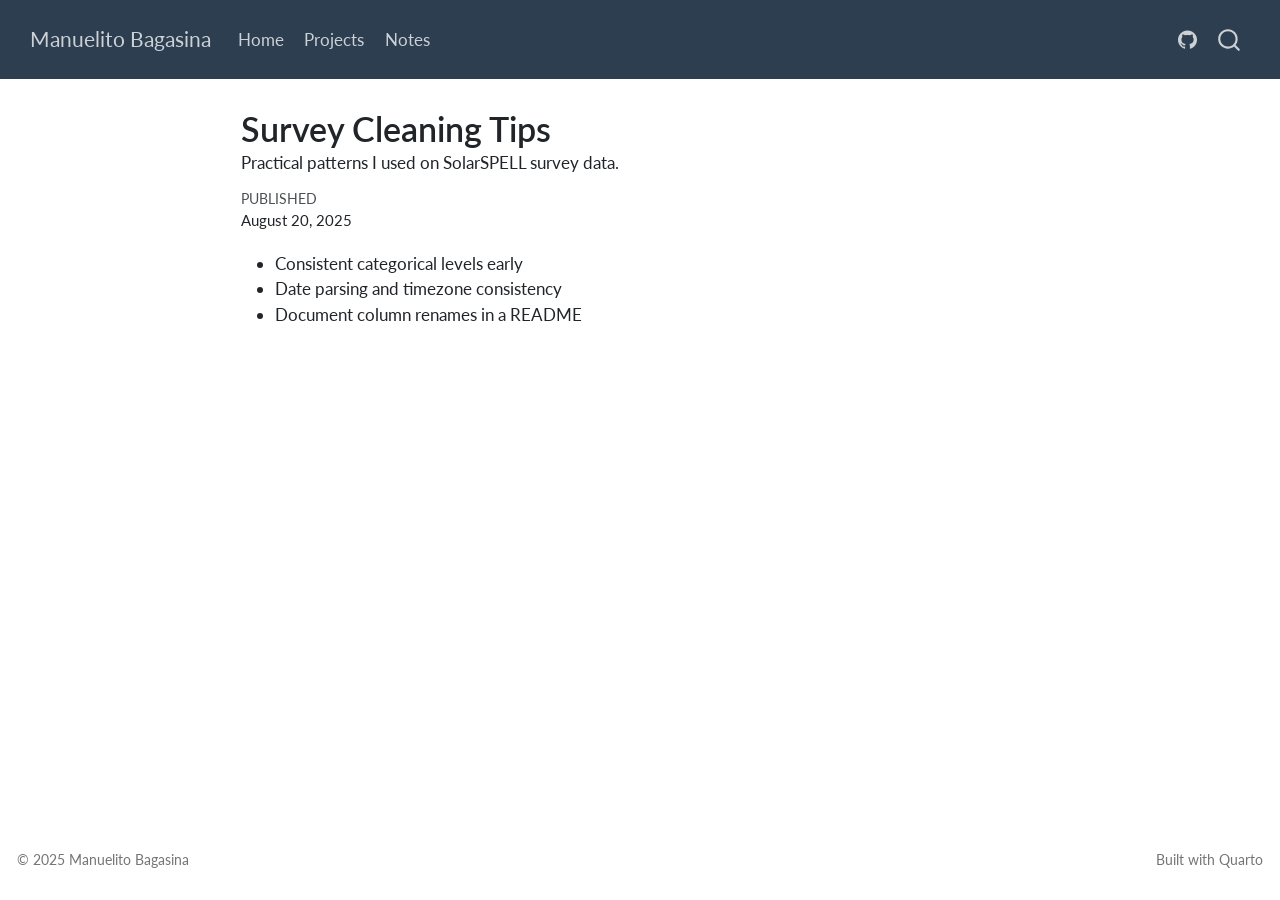
<file: notes/survey-cleaning.html>
<!DOCTYPE html>
<html xmlns="http://www.w3.org/1999/xhtml" lang="en" xml:lang="en"><head>

<meta charset="utf-8">
<meta name="generator" content="quarto-1.7.33">

<meta name="viewport" content="width=device-width, initial-scale=1.0, user-scalable=yes">

<meta name="dcterms.date" content="2025-08-20">
<meta name="description" content="Practical patterns I used on SolarSPELL survey data.">

<title>Survey Cleaning Tips – Manuelito Bagasina</title>
<style>
code{white-space: pre-wrap;}
span.smallcaps{font-variant: small-caps;}
div.columns{display: flex; gap: min(4vw, 1.5em);}
div.column{flex: auto; overflow-x: auto;}
div.hanging-indent{margin-left: 1.5em; text-indent: -1.5em;}
ul.task-list{list-style: none;}
ul.task-list li input[type="checkbox"] {
  width: 0.8em;
  margin: 0 0.8em 0.2em -1em; /* quarto-specific, see https://github.com/quarto-dev/quarto-cli/issues/4556 */ 
  vertical-align: middle;
}
</style>


<script src="../site_libs/quarto-nav/quarto-nav.js"></script>
<script src="../site_libs/quarto-nav/headroom.min.js"></script>
<script src="../site_libs/clipboard/clipboard.min.js"></script>
<script src="../site_libs/quarto-search/autocomplete.umd.js"></script>
<script src="../site_libs/quarto-search/fuse.min.js"></script>
<script src="../site_libs/quarto-search/quarto-search.js"></script>
<meta name="quarto:offset" content="../">
<script src="../site_libs/quarto-html/quarto.js" type="module"></script>
<script src="../site_libs/quarto-html/tabsets/tabsets.js" type="module"></script>
<script src="../site_libs/quarto-html/popper.min.js"></script>
<script src="../site_libs/quarto-html/tippy.umd.min.js"></script>
<script src="../site_libs/quarto-html/anchor.min.js"></script>
<link href="../site_libs/quarto-html/tippy.css" rel="stylesheet">
<link href="../site_libs/quarto-html/quarto-syntax-highlighting-ea385d0e468b0dd5ea5bf0780b1290d9.css" rel="stylesheet" id="quarto-text-highlighting-styles">
<script src="../site_libs/bootstrap/bootstrap.min.js"></script>
<link href="../site_libs/bootstrap/bootstrap-icons.css" rel="stylesheet">
<link href="../site_libs/bootstrap/bootstrap-cc63fce9873912f1bbbccf05079cc9ea.min.css" rel="stylesheet" append-hash="true" id="quarto-bootstrap" data-mode="light">
<script id="quarto-search-options" type="application/json">{
  "location": "navbar",
  "copy-button": false,
  "collapse-after": 3,
  "panel-placement": "end",
  "type": "overlay",
  "limit": 50,
  "keyboard-shortcut": [
    "f",
    "/",
    "s"
  ],
  "show-item-context": false,
  "language": {
    "search-no-results-text": "No results",
    "search-matching-documents-text": "matching documents",
    "search-copy-link-title": "Copy link to search",
    "search-hide-matches-text": "Hide additional matches",
    "search-more-match-text": "more match in this document",
    "search-more-matches-text": "more matches in this document",
    "search-clear-button-title": "Clear",
    "search-text-placeholder": "",
    "search-detached-cancel-button-title": "Cancel",
    "search-submit-button-title": "Submit",
    "search-label": "Search"
  }
}</script>


<link rel="stylesheet" href="../styles.css">
</head>

<body class="nav-fixed fullcontent quarto-light">

<div id="quarto-search-results"></div>
  <header id="quarto-header" class="headroom fixed-top">
    <nav class="navbar navbar-expand-lg " data-bs-theme="dark">
      <div class="navbar-container container-fluid">
      <div class="navbar-brand-container mx-auto">
    <a class="navbar-brand" href="../index.html">
    <span class="navbar-title">Manuelito Bagasina</span>
    </a>
  </div>
            <div id="quarto-search" class="" title="Search"></div>
          <button class="navbar-toggler" type="button" data-bs-toggle="collapse" data-bs-target="#navbarCollapse" aria-controls="navbarCollapse" role="menu" aria-expanded="false" aria-label="Toggle navigation" onclick="if (window.quartoToggleHeadroom) { window.quartoToggleHeadroom(); }">
  <span class="navbar-toggler-icon"></span>
</button>
          <div class="collapse navbar-collapse" id="navbarCollapse">
            <ul class="navbar-nav navbar-nav-scroll me-auto">
  <li class="nav-item">
    <a class="nav-link" href="../index.html"> 
<span class="menu-text">Home</span></a>
  </li>  
  <li class="nav-item">
    <a class="nav-link" href="../projects.html"> 
<span class="menu-text">Projects</span></a>
  </li>  
  <li class="nav-item">
    <a class="nav-link" href="../notes.html"> 
<span class="menu-text">Notes</span></a>
  </li>  
</ul>
            <ul class="navbar-nav navbar-nav-scroll ms-auto">
  <li class="nav-item compact">
    <a class="nav-link" href="https://github.com/ManuelBagasina"> <i class="bi bi-github" role="img">
</i> 
<span class="menu-text"></span></a>
  </li>  
</ul>
          </div> <!-- /navcollapse -->
            <div class="quarto-navbar-tools">
</div>
      </div> <!-- /container-fluid -->
    </nav>
</header>
<!-- content -->
<div id="quarto-content" class="quarto-container page-columns page-rows-contents page-layout-article page-navbar">
<!-- sidebar -->
<!-- margin-sidebar -->
    
<!-- main -->
<main class="content" id="quarto-document-content">

<header id="title-block-header" class="quarto-title-block default">
<div class="quarto-title">
<h1 class="title">Survey Cleaning Tips</h1>
</div>

<div>
  <div class="description">
    Practical patterns I used on SolarSPELL survey data.
  </div>
</div>


<div class="quarto-title-meta">

    
    <div>
    <div class="quarto-title-meta-heading">Published</div>
    <div class="quarto-title-meta-contents">
      <p class="date">August 20, 2025</p>
    </div>
  </div>
  
    
  </div>
  


</header>


<ul>
<li>Consistent categorical levels early<br>
</li>
<li>Date parsing and timezone consistency<br>
</li>
<li>Document column renames in a README</li>
</ul>



</main> <!-- /main -->
<script id="quarto-html-after-body" type="application/javascript">
  window.document.addEventListener("DOMContentLoaded", function (event) {
    const icon = "";
    const anchorJS = new window.AnchorJS();
    anchorJS.options = {
      placement: 'right',
      icon: icon
    };
    anchorJS.add('.anchored');
    const isCodeAnnotation = (el) => {
      for (const clz of el.classList) {
        if (clz.startsWith('code-annotation-')) {                     
          return true;
        }
      }
      return false;
    }
    const onCopySuccess = function(e) {
      // button target
      const button = e.trigger;
      // don't keep focus
      button.blur();
      // flash "checked"
      button.classList.add('code-copy-button-checked');
      var currentTitle = button.getAttribute("title");
      button.setAttribute("title", "Copied!");
      let tooltip;
      if (window.bootstrap) {
        button.setAttribute("data-bs-toggle", "tooltip");
        button.setAttribute("data-bs-placement", "left");
        button.setAttribute("data-bs-title", "Copied!");
        tooltip = new bootstrap.Tooltip(button, 
          { trigger: "manual", 
            customClass: "code-copy-button-tooltip",
            offset: [0, -8]});
        tooltip.show();    
      }
      setTimeout(function() {
        if (tooltip) {
          tooltip.hide();
          button.removeAttribute("data-bs-title");
          button.removeAttribute("data-bs-toggle");
          button.removeAttribute("data-bs-placement");
        }
        button.setAttribute("title", currentTitle);
        button.classList.remove('code-copy-button-checked');
      }, 1000);
      // clear code selection
      e.clearSelection();
    }
    const getTextToCopy = function(trigger) {
        const codeEl = trigger.previousElementSibling.cloneNode(true);
        for (const childEl of codeEl.children) {
          if (isCodeAnnotation(childEl)) {
            childEl.remove();
          }
        }
        return codeEl.innerText;
    }
    const clipboard = new window.ClipboardJS('.code-copy-button:not([data-in-quarto-modal])', {
      text: getTextToCopy
    });
    clipboard.on('success', onCopySuccess);
    if (window.document.getElementById('quarto-embedded-source-code-modal')) {
      const clipboardModal = new window.ClipboardJS('.code-copy-button[data-in-quarto-modal]', {
        text: getTextToCopy,
        container: window.document.getElementById('quarto-embedded-source-code-modal')
      });
      clipboardModal.on('success', onCopySuccess);
    }
      var localhostRegex = new RegExp(/^(?:http|https):\/\/localhost\:?[0-9]*\//);
      var mailtoRegex = new RegExp(/^mailto:/);
        var filterRegex = new RegExp('/' + window.location.host + '/');
      var isInternal = (href) => {
          return filterRegex.test(href) || localhostRegex.test(href) || mailtoRegex.test(href);
      }
      // Inspect non-navigation links and adorn them if external
     var links = window.document.querySelectorAll('a[href]:not(.nav-link):not(.navbar-brand):not(.toc-action):not(.sidebar-link):not(.sidebar-item-toggle):not(.pagination-link):not(.no-external):not([aria-hidden]):not(.dropdown-item):not(.quarto-navigation-tool):not(.about-link)');
      for (var i=0; i<links.length; i++) {
        const link = links[i];
        if (!isInternal(link.href)) {
          // undo the damage that might have been done by quarto-nav.js in the case of
          // links that we want to consider external
          if (link.dataset.originalHref !== undefined) {
            link.href = link.dataset.originalHref;
          }
        }
      }
    function tippyHover(el, contentFn, onTriggerFn, onUntriggerFn) {
      const config = {
        allowHTML: true,
        maxWidth: 500,
        delay: 100,
        arrow: false,
        appendTo: function(el) {
            return el.parentElement;
        },
        interactive: true,
        interactiveBorder: 10,
        theme: 'quarto',
        placement: 'bottom-start',
      };
      if (contentFn) {
        config.content = contentFn;
      }
      if (onTriggerFn) {
        config.onTrigger = onTriggerFn;
      }
      if (onUntriggerFn) {
        config.onUntrigger = onUntriggerFn;
      }
      window.tippy(el, config); 
    }
    const noterefs = window.document.querySelectorAll('a[role="doc-noteref"]');
    for (var i=0; i<noterefs.length; i++) {
      const ref = noterefs[i];
      tippyHover(ref, function() {
        // use id or data attribute instead here
        let href = ref.getAttribute('data-footnote-href') || ref.getAttribute('href');
        try { href = new URL(href).hash; } catch {}
        const id = href.replace(/^#\/?/, "");
        const note = window.document.getElementById(id);
        if (note) {
          return note.innerHTML;
        } else {
          return "";
        }
      });
    }
    const xrefs = window.document.querySelectorAll('a.quarto-xref');
    const processXRef = (id, note) => {
      // Strip column container classes
      const stripColumnClz = (el) => {
        el.classList.remove("page-full", "page-columns");
        if (el.children) {
          for (const child of el.children) {
            stripColumnClz(child);
          }
        }
      }
      stripColumnClz(note)
      if (id === null || id.startsWith('sec-')) {
        // Special case sections, only their first couple elements
        const container = document.createElement("div");
        if (note.children && note.children.length > 2) {
          container.appendChild(note.children[0].cloneNode(true));
          for (let i = 1; i < note.children.length; i++) {
            const child = note.children[i];
            if (child.tagName === "P" && child.innerText === "") {
              continue;
            } else {
              container.appendChild(child.cloneNode(true));
              break;
            }
          }
          if (window.Quarto?.typesetMath) {
            window.Quarto.typesetMath(container);
          }
          return container.innerHTML
        } else {
          if (window.Quarto?.typesetMath) {
            window.Quarto.typesetMath(note);
          }
          return note.innerHTML;
        }
      } else {
        // Remove any anchor links if they are present
        const anchorLink = note.querySelector('a.anchorjs-link');
        if (anchorLink) {
          anchorLink.remove();
        }
        if (window.Quarto?.typesetMath) {
          window.Quarto.typesetMath(note);
        }
        if (note.classList.contains("callout")) {
          return note.outerHTML;
        } else {
          return note.innerHTML;
        }
      }
    }
    for (var i=0; i<xrefs.length; i++) {
      const xref = xrefs[i];
      tippyHover(xref, undefined, function(instance) {
        instance.disable();
        let url = xref.getAttribute('href');
        let hash = undefined; 
        if (url.startsWith('#')) {
          hash = url;
        } else {
          try { hash = new URL(url).hash; } catch {}
        }
        if (hash) {
          const id = hash.replace(/^#\/?/, "");
          const note = window.document.getElementById(id);
          if (note !== null) {
            try {
              const html = processXRef(id, note.cloneNode(true));
              instance.setContent(html);
            } finally {
              instance.enable();
              instance.show();
            }
          } else {
            // See if we can fetch this
            fetch(url.split('#')[0])
            .then(res => res.text())
            .then(html => {
              const parser = new DOMParser();
              const htmlDoc = parser.parseFromString(html, "text/html");
              const note = htmlDoc.getElementById(id);
              if (note !== null) {
                const html = processXRef(id, note);
                instance.setContent(html);
              } 
            }).finally(() => {
              instance.enable();
              instance.show();
            });
          }
        } else {
          // See if we can fetch a full url (with no hash to target)
          // This is a special case and we should probably do some content thinning / targeting
          fetch(url)
          .then(res => res.text())
          .then(html => {
            const parser = new DOMParser();
            const htmlDoc = parser.parseFromString(html, "text/html");
            const note = htmlDoc.querySelector('main.content');
            if (note !== null) {
              // This should only happen for chapter cross references
              // (since there is no id in the URL)
              // remove the first header
              if (note.children.length > 0 && note.children[0].tagName === "HEADER") {
                note.children[0].remove();
              }
              const html = processXRef(null, note);
              instance.setContent(html);
            } 
          }).finally(() => {
            instance.enable();
            instance.show();
          });
        }
      }, function(instance) {
      });
    }
        let selectedAnnoteEl;
        const selectorForAnnotation = ( cell, annotation) => {
          let cellAttr = 'data-code-cell="' + cell + '"';
          let lineAttr = 'data-code-annotation="' +  annotation + '"';
          const selector = 'span[' + cellAttr + '][' + lineAttr + ']';
          return selector;
        }
        const selectCodeLines = (annoteEl) => {
          const doc = window.document;
          const targetCell = annoteEl.getAttribute("data-target-cell");
          const targetAnnotation = annoteEl.getAttribute("data-target-annotation");
          const annoteSpan = window.document.querySelector(selectorForAnnotation(targetCell, targetAnnotation));
          const lines = annoteSpan.getAttribute("data-code-lines").split(",");
          const lineIds = lines.map((line) => {
            return targetCell + "-" + line;
          })
          let top = null;
          let height = null;
          let parent = null;
          if (lineIds.length > 0) {
              //compute the position of the single el (top and bottom and make a div)
              const el = window.document.getElementById(lineIds[0]);
              top = el.offsetTop;
              height = el.offsetHeight;
              parent = el.parentElement.parentElement;
            if (lineIds.length > 1) {
              const lastEl = window.document.getElementById(lineIds[lineIds.length - 1]);
              const bottom = lastEl.offsetTop + lastEl.offsetHeight;
              height = bottom - top;
            }
            if (top !== null && height !== null && parent !== null) {
              // cook up a div (if necessary) and position it 
              let div = window.document.getElementById("code-annotation-line-highlight");
              if (div === null) {
                div = window.document.createElement("div");
                div.setAttribute("id", "code-annotation-line-highlight");
                div.style.position = 'absolute';
                parent.appendChild(div);
              }
              div.style.top = top - 2 + "px";
              div.style.height = height + 4 + "px";
              div.style.left = 0;
              let gutterDiv = window.document.getElementById("code-annotation-line-highlight-gutter");
              if (gutterDiv === null) {
                gutterDiv = window.document.createElement("div");
                gutterDiv.setAttribute("id", "code-annotation-line-highlight-gutter");
                gutterDiv.style.position = 'absolute';
                const codeCell = window.document.getElementById(targetCell);
                const gutter = codeCell.querySelector('.code-annotation-gutter');
                gutter.appendChild(gutterDiv);
              }
              gutterDiv.style.top = top - 2 + "px";
              gutterDiv.style.height = height + 4 + "px";
            }
            selectedAnnoteEl = annoteEl;
          }
        };
        const unselectCodeLines = () => {
          const elementsIds = ["code-annotation-line-highlight", "code-annotation-line-highlight-gutter"];
          elementsIds.forEach((elId) => {
            const div = window.document.getElementById(elId);
            if (div) {
              div.remove();
            }
          });
          selectedAnnoteEl = undefined;
        };
          // Handle positioning of the toggle
      window.addEventListener(
        "resize",
        throttle(() => {
          elRect = undefined;
          if (selectedAnnoteEl) {
            selectCodeLines(selectedAnnoteEl);
          }
        }, 10)
      );
      function throttle(fn, ms) {
      let throttle = false;
      let timer;
        return (...args) => {
          if(!throttle) { // first call gets through
              fn.apply(this, args);
              throttle = true;
          } else { // all the others get throttled
              if(timer) clearTimeout(timer); // cancel #2
              timer = setTimeout(() => {
                fn.apply(this, args);
                timer = throttle = false;
              }, ms);
          }
        };
      }
        // Attach click handler to the DT
        const annoteDls = window.document.querySelectorAll('dt[data-target-cell]');
        for (const annoteDlNode of annoteDls) {
          annoteDlNode.addEventListener('click', (event) => {
            const clickedEl = event.target;
            if (clickedEl !== selectedAnnoteEl) {
              unselectCodeLines();
              const activeEl = window.document.querySelector('dt[data-target-cell].code-annotation-active');
              if (activeEl) {
                activeEl.classList.remove('code-annotation-active');
              }
              selectCodeLines(clickedEl);
              clickedEl.classList.add('code-annotation-active');
            } else {
              // Unselect the line
              unselectCodeLines();
              clickedEl.classList.remove('code-annotation-active');
            }
          });
        }
    const findCites = (el) => {
      const parentEl = el.parentElement;
      if (parentEl) {
        const cites = parentEl.dataset.cites;
        if (cites) {
          return {
            el,
            cites: cites.split(' ')
          };
        } else {
          return findCites(el.parentElement)
        }
      } else {
        return undefined;
      }
    };
    var bibliorefs = window.document.querySelectorAll('a[role="doc-biblioref"]');
    for (var i=0; i<bibliorefs.length; i++) {
      const ref = bibliorefs[i];
      const citeInfo = findCites(ref);
      if (citeInfo) {
        tippyHover(citeInfo.el, function() {
          var popup = window.document.createElement('div');
          citeInfo.cites.forEach(function(cite) {
            var citeDiv = window.document.createElement('div');
            citeDiv.classList.add('hanging-indent');
            citeDiv.classList.add('csl-entry');
            var biblioDiv = window.document.getElementById('ref-' + cite);
            if (biblioDiv) {
              citeDiv.innerHTML = biblioDiv.innerHTML;
            }
            popup.appendChild(citeDiv);
          });
          return popup.innerHTML;
        });
      }
    }
  });
  </script>
</div> <!-- /content -->
<footer class="footer">
  <div class="nav-footer">
    <div class="nav-footer-left">
<p>© 2025 Manuelito Bagasina</p>
</div>   
    <div class="nav-footer-center">
      &nbsp;
    </div>
    <div class="nav-footer-right">
<p>Built with Quarto</p>
</div>
  </div>
</footer>




</body></html>
</file>
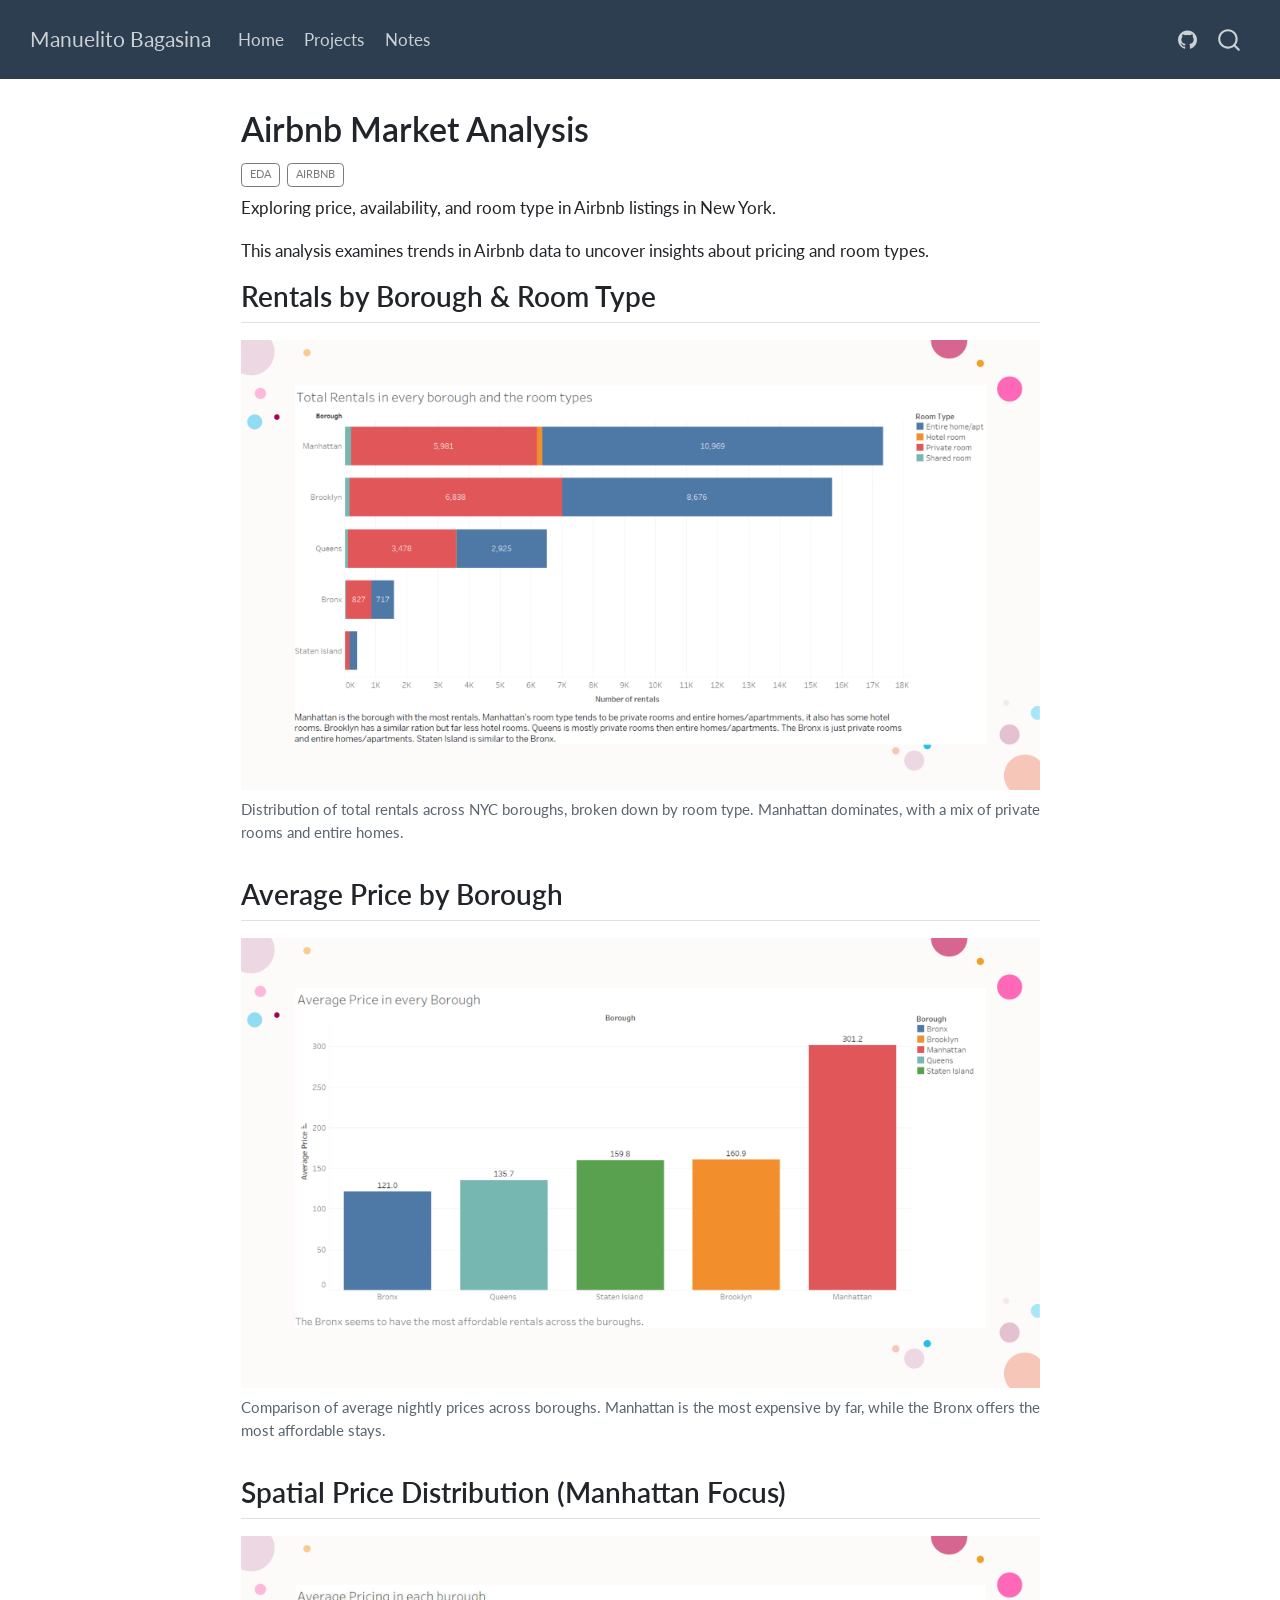
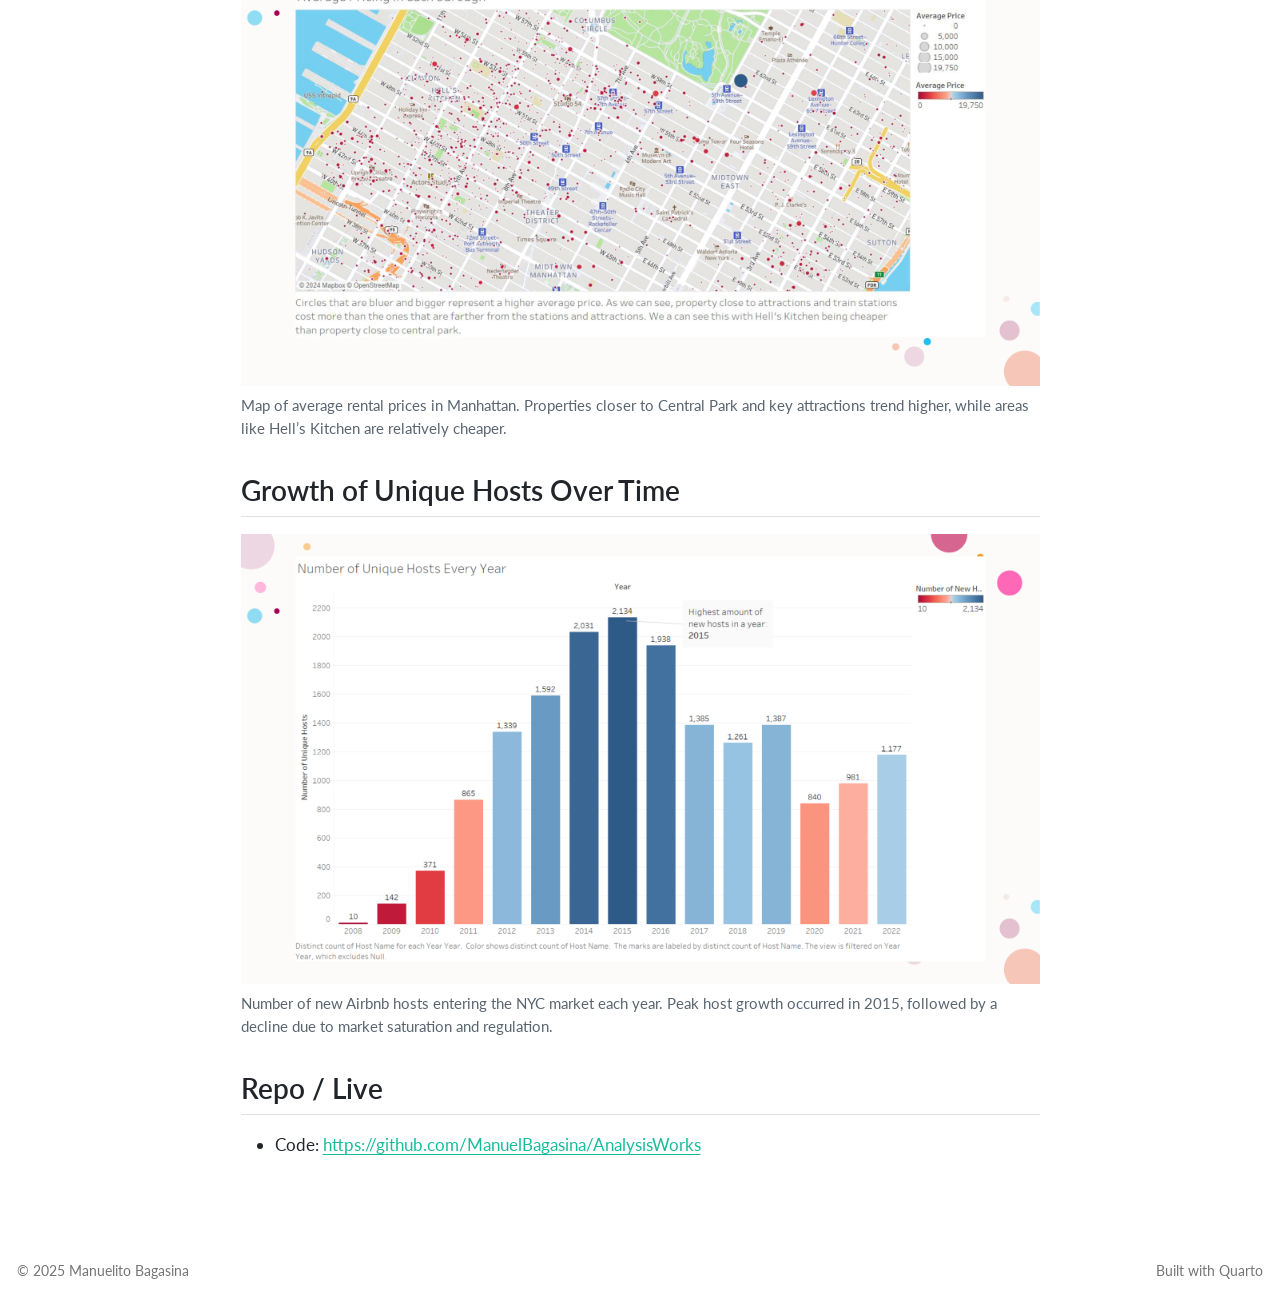
<file: projects/airbnb.html>
<!DOCTYPE html>
<html xmlns="http://www.w3.org/1999/xhtml" lang="en" xml:lang="en"><head>

<meta charset="utf-8">
<meta name="generator" content="quarto-1.7.33">

<meta name="viewport" content="width=device-width, initial-scale=1.0, user-scalable=yes">

<meta name="description" content="Exploring price, availability, and room type in Airbnb listings in New York.">

<title>Airbnb Market Analysis – Manuelito Bagasina</title>
<style>
code{white-space: pre-wrap;}
span.smallcaps{font-variant: small-caps;}
div.columns{display: flex; gap: min(4vw, 1.5em);}
div.column{flex: auto; overflow-x: auto;}
div.hanging-indent{margin-left: 1.5em; text-indent: -1.5em;}
ul.task-list{list-style: none;}
ul.task-list li input[type="checkbox"] {
  width: 0.8em;
  margin: 0 0.8em 0.2em -1em; /* quarto-specific, see https://github.com/quarto-dev/quarto-cli/issues/4556 */ 
  vertical-align: middle;
}
</style>


<script src="../site_libs/quarto-nav/quarto-nav.js"></script>
<script src="../site_libs/quarto-nav/headroom.min.js"></script>
<script src="../site_libs/clipboard/clipboard.min.js"></script>
<script src="../site_libs/quarto-search/autocomplete.umd.js"></script>
<script src="../site_libs/quarto-search/fuse.min.js"></script>
<script src="../site_libs/quarto-search/quarto-search.js"></script>
<meta name="quarto:offset" content="../">
<script src="../site_libs/quarto-html/quarto.js" type="module"></script>
<script src="../site_libs/quarto-html/tabsets/tabsets.js" type="module"></script>
<script src="../site_libs/quarto-html/popper.min.js"></script>
<script src="../site_libs/quarto-html/tippy.umd.min.js"></script>
<script src="../site_libs/quarto-html/anchor.min.js"></script>
<link href="../site_libs/quarto-html/tippy.css" rel="stylesheet">
<link href="../site_libs/quarto-html/quarto-syntax-highlighting-ea385d0e468b0dd5ea5bf0780b1290d9.css" rel="stylesheet" id="quarto-text-highlighting-styles">
<script src="../site_libs/bootstrap/bootstrap.min.js"></script>
<link href="../site_libs/bootstrap/bootstrap-icons.css" rel="stylesheet">
<link href="../site_libs/bootstrap/bootstrap-cc63fce9873912f1bbbccf05079cc9ea.min.css" rel="stylesheet" append-hash="true" id="quarto-bootstrap" data-mode="light">
<script id="quarto-search-options" type="application/json">{
  "location": "navbar",
  "copy-button": false,
  "collapse-after": 3,
  "panel-placement": "end",
  "type": "overlay",
  "limit": 50,
  "keyboard-shortcut": [
    "f",
    "/",
    "s"
  ],
  "show-item-context": false,
  "language": {
    "search-no-results-text": "No results",
    "search-matching-documents-text": "matching documents",
    "search-copy-link-title": "Copy link to search",
    "search-hide-matches-text": "Hide additional matches",
    "search-more-match-text": "more match in this document",
    "search-more-matches-text": "more matches in this document",
    "search-clear-button-title": "Clear",
    "search-text-placeholder": "",
    "search-detached-cancel-button-title": "Cancel",
    "search-submit-button-title": "Submit",
    "search-label": "Search"
  }
}</script>


<link rel="stylesheet" href="../styles.css">
</head>

<body class="nav-fixed fullcontent quarto-light">

<div id="quarto-search-results"></div>
  <header id="quarto-header" class="headroom fixed-top">
    <nav class="navbar navbar-expand-lg " data-bs-theme="dark">
      <div class="navbar-container container-fluid">
      <div class="navbar-brand-container mx-auto">
    <a class="navbar-brand" href="../index.html">
    <span class="navbar-title">Manuelito Bagasina</span>
    </a>
  </div>
            <div id="quarto-search" class="" title="Search"></div>
          <button class="navbar-toggler" type="button" data-bs-toggle="collapse" data-bs-target="#navbarCollapse" aria-controls="navbarCollapse" role="menu" aria-expanded="false" aria-label="Toggle navigation" onclick="if (window.quartoToggleHeadroom) { window.quartoToggleHeadroom(); }">
  <span class="navbar-toggler-icon"></span>
</button>
          <div class="collapse navbar-collapse" id="navbarCollapse">
            <ul class="navbar-nav navbar-nav-scroll me-auto">
  <li class="nav-item">
    <a class="nav-link" href="../index.html"> 
<span class="menu-text">Home</span></a>
  </li>  
  <li class="nav-item">
    <a class="nav-link" href="../projects.html"> 
<span class="menu-text">Projects</span></a>
  </li>  
  <li class="nav-item">
    <a class="nav-link" href="../notes.html"> 
<span class="menu-text">Notes</span></a>
  </li>  
</ul>
            <ul class="navbar-nav navbar-nav-scroll ms-auto">
  <li class="nav-item compact">
    <a class="nav-link" href="https://github.com/ManuelBagasina"> <i class="bi bi-github" role="img">
</i> 
<span class="menu-text"></span></a>
  </li>  
</ul>
          </div> <!-- /navcollapse -->
            <div class="quarto-navbar-tools">
</div>
      </div> <!-- /container-fluid -->
    </nav>
</header>
<!-- content -->
<div id="quarto-content" class="quarto-container page-columns page-rows-contents page-layout-article page-navbar">
<!-- sidebar -->
<!-- margin-sidebar -->
    
<!-- main -->
<main class="content" id="quarto-document-content">

<header id="title-block-header" class="quarto-title-block default">
<div class="quarto-title">
<h1 class="title">Airbnb Market Analysis</h1>
  <div class="quarto-categories">
    <div class="quarto-category">EDA</div>
    <div class="quarto-category">Airbnb</div>
  </div>
  </div>

<div>
  <div class="description">
    Exploring price, availability, and room type in Airbnb listings in New York.
  </div>
</div>


<div class="quarto-title-meta">

    
  
    
  </div>
  


</header>


<p>This analysis examines trends in Airbnb data to uncover insights about pricing and room types.</p>
<section id="rentals-by-borough-room-type" class="level2">
<h2 class="anchored" data-anchor-id="rentals-by-borough-room-type">Rentals by Borough &amp; Room Type</h2>
<div class="quarto-figure quarto-figure-center">
<figure class="figure">
<p><img src="../images/airbnb-1.png" class="img-fluid figure-img"></p>
<figcaption>Distribution of total rentals across NYC boroughs, broken down by room type. Manhattan dominates, with a mix of private rooms and entire homes.</figcaption>
</figure>
</div>
</section>
<section id="average-price-by-borough" class="level2">
<h2 class="anchored" data-anchor-id="average-price-by-borough">Average Price by Borough</h2>
<div class="quarto-figure quarto-figure-center">
<figure class="figure">
<p><img src="../images/airbnb-2.png" class="img-fluid figure-img"></p>
<figcaption>Comparison of average nightly prices across boroughs. Manhattan is the most expensive by far, while the Bronx offers the most affordable stays.</figcaption>
</figure>
</div>
</section>
<section id="spatial-price-distribution-manhattan-focus" class="level2">
<h2 class="anchored" data-anchor-id="spatial-price-distribution-manhattan-focus">Spatial Price Distribution (Manhattan Focus)</h2>
<div class="quarto-figure quarto-figure-center">
<figure class="figure">
<p><img src="../images/airbnb-3.png" class="img-fluid figure-img"></p>
<figcaption>Map of average rental prices in Manhattan. Properties closer to Central Park and key attractions trend higher, while areas like Hell’s Kitchen are relatively cheaper.</figcaption>
</figure>
</div>
</section>
<section id="growth-of-unique-hosts-over-time" class="level2">
<h2 class="anchored" data-anchor-id="growth-of-unique-hosts-over-time">Growth of Unique Hosts Over Time</h2>
<div class="quarto-figure quarto-figure-center">
<figure class="figure">
<p><img src="../images/airbnb-4.png" class="img-fluid figure-img"></p>
<figcaption>Number of new Airbnb hosts entering the NYC market each year. Peak host growth occurred in 2015, followed by a decline due to market saturation and regulation.</figcaption>
</figure>
</div>
</section>
<section id="repo-live" class="level2">
<h2 class="anchored" data-anchor-id="repo-live">Repo / Live</h2>
<ul>
<li>Code: <a href="https://github.com/ManuelBagasina/AnalysisWorks" class="uri">https://github.com/ManuelBagasina/AnalysisWorks</a></li>
</ul>


</section>

</main> <!-- /main -->
<script id="quarto-html-after-body" type="application/javascript">
  window.document.addEventListener("DOMContentLoaded", function (event) {
    const icon = "";
    const anchorJS = new window.AnchorJS();
    anchorJS.options = {
      placement: 'right',
      icon: icon
    };
    anchorJS.add('.anchored');
    const isCodeAnnotation = (el) => {
      for (const clz of el.classList) {
        if (clz.startsWith('code-annotation-')) {                     
          return true;
        }
      }
      return false;
    }
    const onCopySuccess = function(e) {
      // button target
      const button = e.trigger;
      // don't keep focus
      button.blur();
      // flash "checked"
      button.classList.add('code-copy-button-checked');
      var currentTitle = button.getAttribute("title");
      button.setAttribute("title", "Copied!");
      let tooltip;
      if (window.bootstrap) {
        button.setAttribute("data-bs-toggle", "tooltip");
        button.setAttribute("data-bs-placement", "left");
        button.setAttribute("data-bs-title", "Copied!");
        tooltip = new bootstrap.Tooltip(button, 
          { trigger: "manual", 
            customClass: "code-copy-button-tooltip",
            offset: [0, -8]});
        tooltip.show();    
      }
      setTimeout(function() {
        if (tooltip) {
          tooltip.hide();
          button.removeAttribute("data-bs-title");
          button.removeAttribute("data-bs-toggle");
          button.removeAttribute("data-bs-placement");
        }
        button.setAttribute("title", currentTitle);
        button.classList.remove('code-copy-button-checked');
      }, 1000);
      // clear code selection
      e.clearSelection();
    }
    const getTextToCopy = function(trigger) {
        const codeEl = trigger.previousElementSibling.cloneNode(true);
        for (const childEl of codeEl.children) {
          if (isCodeAnnotation(childEl)) {
            childEl.remove();
          }
        }
        return codeEl.innerText;
    }
    const clipboard = new window.ClipboardJS('.code-copy-button:not([data-in-quarto-modal])', {
      text: getTextToCopy
    });
    clipboard.on('success', onCopySuccess);
    if (window.document.getElementById('quarto-embedded-source-code-modal')) {
      const clipboardModal = new window.ClipboardJS('.code-copy-button[data-in-quarto-modal]', {
        text: getTextToCopy,
        container: window.document.getElementById('quarto-embedded-source-code-modal')
      });
      clipboardModal.on('success', onCopySuccess);
    }
      var localhostRegex = new RegExp(/^(?:http|https):\/\/localhost\:?[0-9]*\//);
      var mailtoRegex = new RegExp(/^mailto:/);
        var filterRegex = new RegExp('/' + window.location.host + '/');
      var isInternal = (href) => {
          return filterRegex.test(href) || localhostRegex.test(href) || mailtoRegex.test(href);
      }
      // Inspect non-navigation links and adorn them if external
     var links = window.document.querySelectorAll('a[href]:not(.nav-link):not(.navbar-brand):not(.toc-action):not(.sidebar-link):not(.sidebar-item-toggle):not(.pagination-link):not(.no-external):not([aria-hidden]):not(.dropdown-item):not(.quarto-navigation-tool):not(.about-link)');
      for (var i=0; i<links.length; i++) {
        const link = links[i];
        if (!isInternal(link.href)) {
          // undo the damage that might have been done by quarto-nav.js in the case of
          // links that we want to consider external
          if (link.dataset.originalHref !== undefined) {
            link.href = link.dataset.originalHref;
          }
        }
      }
    function tippyHover(el, contentFn, onTriggerFn, onUntriggerFn) {
      const config = {
        allowHTML: true,
        maxWidth: 500,
        delay: 100,
        arrow: false,
        appendTo: function(el) {
            return el.parentElement;
        },
        interactive: true,
        interactiveBorder: 10,
        theme: 'quarto',
        placement: 'bottom-start',
      };
      if (contentFn) {
        config.content = contentFn;
      }
      if (onTriggerFn) {
        config.onTrigger = onTriggerFn;
      }
      if (onUntriggerFn) {
        config.onUntrigger = onUntriggerFn;
      }
      window.tippy(el, config); 
    }
    const noterefs = window.document.querySelectorAll('a[role="doc-noteref"]');
    for (var i=0; i<noterefs.length; i++) {
      const ref = noterefs[i];
      tippyHover(ref, function() {
        // use id or data attribute instead here
        let href = ref.getAttribute('data-footnote-href') || ref.getAttribute('href');
        try { href = new URL(href).hash; } catch {}
        const id = href.replace(/^#\/?/, "");
        const note = window.document.getElementById(id);
        if (note) {
          return note.innerHTML;
        } else {
          return "";
        }
      });
    }
    const xrefs = window.document.querySelectorAll('a.quarto-xref');
    const processXRef = (id, note) => {
      // Strip column container classes
      const stripColumnClz = (el) => {
        el.classList.remove("page-full", "page-columns");
        if (el.children) {
          for (const child of el.children) {
            stripColumnClz(child);
          }
        }
      }
      stripColumnClz(note)
      if (id === null || id.startsWith('sec-')) {
        // Special case sections, only their first couple elements
        const container = document.createElement("div");
        if (note.children && note.children.length > 2) {
          container.appendChild(note.children[0].cloneNode(true));
          for (let i = 1; i < note.children.length; i++) {
            const child = note.children[i];
            if (child.tagName === "P" && child.innerText === "") {
              continue;
            } else {
              container.appendChild(child.cloneNode(true));
              break;
            }
          }
          if (window.Quarto?.typesetMath) {
            window.Quarto.typesetMath(container);
          }
          return container.innerHTML
        } else {
          if (window.Quarto?.typesetMath) {
            window.Quarto.typesetMath(note);
          }
          return note.innerHTML;
        }
      } else {
        // Remove any anchor links if they are present
        const anchorLink = note.querySelector('a.anchorjs-link');
        if (anchorLink) {
          anchorLink.remove();
        }
        if (window.Quarto?.typesetMath) {
          window.Quarto.typesetMath(note);
        }
        if (note.classList.contains("callout")) {
          return note.outerHTML;
        } else {
          return note.innerHTML;
        }
      }
    }
    for (var i=0; i<xrefs.length; i++) {
      const xref = xrefs[i];
      tippyHover(xref, undefined, function(instance) {
        instance.disable();
        let url = xref.getAttribute('href');
        let hash = undefined; 
        if (url.startsWith('#')) {
          hash = url;
        } else {
          try { hash = new URL(url).hash; } catch {}
        }
        if (hash) {
          const id = hash.replace(/^#\/?/, "");
          const note = window.document.getElementById(id);
          if (note !== null) {
            try {
              const html = processXRef(id, note.cloneNode(true));
              instance.setContent(html);
            } finally {
              instance.enable();
              instance.show();
            }
          } else {
            // See if we can fetch this
            fetch(url.split('#')[0])
            .then(res => res.text())
            .then(html => {
              const parser = new DOMParser();
              const htmlDoc = parser.parseFromString(html, "text/html");
              const note = htmlDoc.getElementById(id);
              if (note !== null) {
                const html = processXRef(id, note);
                instance.setContent(html);
              } 
            }).finally(() => {
              instance.enable();
              instance.show();
            });
          }
        } else {
          // See if we can fetch a full url (with no hash to target)
          // This is a special case and we should probably do some content thinning / targeting
          fetch(url)
          .then(res => res.text())
          .then(html => {
            const parser = new DOMParser();
            const htmlDoc = parser.parseFromString(html, "text/html");
            const note = htmlDoc.querySelector('main.content');
            if (note !== null) {
              // This should only happen for chapter cross references
              // (since there is no id in the URL)
              // remove the first header
              if (note.children.length > 0 && note.children[0].tagName === "HEADER") {
                note.children[0].remove();
              }
              const html = processXRef(null, note);
              instance.setContent(html);
            } 
          }).finally(() => {
            instance.enable();
            instance.show();
          });
        }
      }, function(instance) {
      });
    }
        let selectedAnnoteEl;
        const selectorForAnnotation = ( cell, annotation) => {
          let cellAttr = 'data-code-cell="' + cell + '"';
          let lineAttr = 'data-code-annotation="' +  annotation + '"';
          const selector = 'span[' + cellAttr + '][' + lineAttr + ']';
          return selector;
        }
        const selectCodeLines = (annoteEl) => {
          const doc = window.document;
          const targetCell = annoteEl.getAttribute("data-target-cell");
          const targetAnnotation = annoteEl.getAttribute("data-target-annotation");
          const annoteSpan = window.document.querySelector(selectorForAnnotation(targetCell, targetAnnotation));
          const lines = annoteSpan.getAttribute("data-code-lines").split(",");
          const lineIds = lines.map((line) => {
            return targetCell + "-" + line;
          })
          let top = null;
          let height = null;
          let parent = null;
          if (lineIds.length > 0) {
              //compute the position of the single el (top and bottom and make a div)
              const el = window.document.getElementById(lineIds[0]);
              top = el.offsetTop;
              height = el.offsetHeight;
              parent = el.parentElement.parentElement;
            if (lineIds.length > 1) {
              const lastEl = window.document.getElementById(lineIds[lineIds.length - 1]);
              const bottom = lastEl.offsetTop + lastEl.offsetHeight;
              height = bottom - top;
            }
            if (top !== null && height !== null && parent !== null) {
              // cook up a div (if necessary) and position it 
              let div = window.document.getElementById("code-annotation-line-highlight");
              if (div === null) {
                div = window.document.createElement("div");
                div.setAttribute("id", "code-annotation-line-highlight");
                div.style.position = 'absolute';
                parent.appendChild(div);
              }
              div.style.top = top - 2 + "px";
              div.style.height = height + 4 + "px";
              div.style.left = 0;
              let gutterDiv = window.document.getElementById("code-annotation-line-highlight-gutter");
              if (gutterDiv === null) {
                gutterDiv = window.document.createElement("div");
                gutterDiv.setAttribute("id", "code-annotation-line-highlight-gutter");
                gutterDiv.style.position = 'absolute';
                const codeCell = window.document.getElementById(targetCell);
                const gutter = codeCell.querySelector('.code-annotation-gutter');
                gutter.appendChild(gutterDiv);
              }
              gutterDiv.style.top = top - 2 + "px";
              gutterDiv.style.height = height + 4 + "px";
            }
            selectedAnnoteEl = annoteEl;
          }
        };
        const unselectCodeLines = () => {
          const elementsIds = ["code-annotation-line-highlight", "code-annotation-line-highlight-gutter"];
          elementsIds.forEach((elId) => {
            const div = window.document.getElementById(elId);
            if (div) {
              div.remove();
            }
          });
          selectedAnnoteEl = undefined;
        };
          // Handle positioning of the toggle
      window.addEventListener(
        "resize",
        throttle(() => {
          elRect = undefined;
          if (selectedAnnoteEl) {
            selectCodeLines(selectedAnnoteEl);
          }
        }, 10)
      );
      function throttle(fn, ms) {
      let throttle = false;
      let timer;
        return (...args) => {
          if(!throttle) { // first call gets through
              fn.apply(this, args);
              throttle = true;
          } else { // all the others get throttled
              if(timer) clearTimeout(timer); // cancel #2
              timer = setTimeout(() => {
                fn.apply(this, args);
                timer = throttle = false;
              }, ms);
          }
        };
      }
        // Attach click handler to the DT
        const annoteDls = window.document.querySelectorAll('dt[data-target-cell]');
        for (const annoteDlNode of annoteDls) {
          annoteDlNode.addEventListener('click', (event) => {
            const clickedEl = event.target;
            if (clickedEl !== selectedAnnoteEl) {
              unselectCodeLines();
              const activeEl = window.document.querySelector('dt[data-target-cell].code-annotation-active');
              if (activeEl) {
                activeEl.classList.remove('code-annotation-active');
              }
              selectCodeLines(clickedEl);
              clickedEl.classList.add('code-annotation-active');
            } else {
              // Unselect the line
              unselectCodeLines();
              clickedEl.classList.remove('code-annotation-active');
            }
          });
        }
    const findCites = (el) => {
      const parentEl = el.parentElement;
      if (parentEl) {
        const cites = parentEl.dataset.cites;
        if (cites) {
          return {
            el,
            cites: cites.split(' ')
          };
        } else {
          return findCites(el.parentElement)
        }
      } else {
        return undefined;
      }
    };
    var bibliorefs = window.document.querySelectorAll('a[role="doc-biblioref"]');
    for (var i=0; i<bibliorefs.length; i++) {
      const ref = bibliorefs[i];
      const citeInfo = findCites(ref);
      if (citeInfo) {
        tippyHover(citeInfo.el, function() {
          var popup = window.document.createElement('div');
          citeInfo.cites.forEach(function(cite) {
            var citeDiv = window.document.createElement('div');
            citeDiv.classList.add('hanging-indent');
            citeDiv.classList.add('csl-entry');
            var biblioDiv = window.document.getElementById('ref-' + cite);
            if (biblioDiv) {
              citeDiv.innerHTML = biblioDiv.innerHTML;
            }
            popup.appendChild(citeDiv);
          });
          return popup.innerHTML;
        });
      }
    }
  });
  </script>
</div> <!-- /content -->
<footer class="footer">
  <div class="nav-footer">
    <div class="nav-footer-left">
<p>© 2025 Manuelito Bagasina</p>
</div>   
    <div class="nav-footer-center">
      &nbsp;
    </div>
    <div class="nav-footer-right">
<p>Built with Quarto</p>
</div>
  </div>
</footer>




</body></html>
</file>
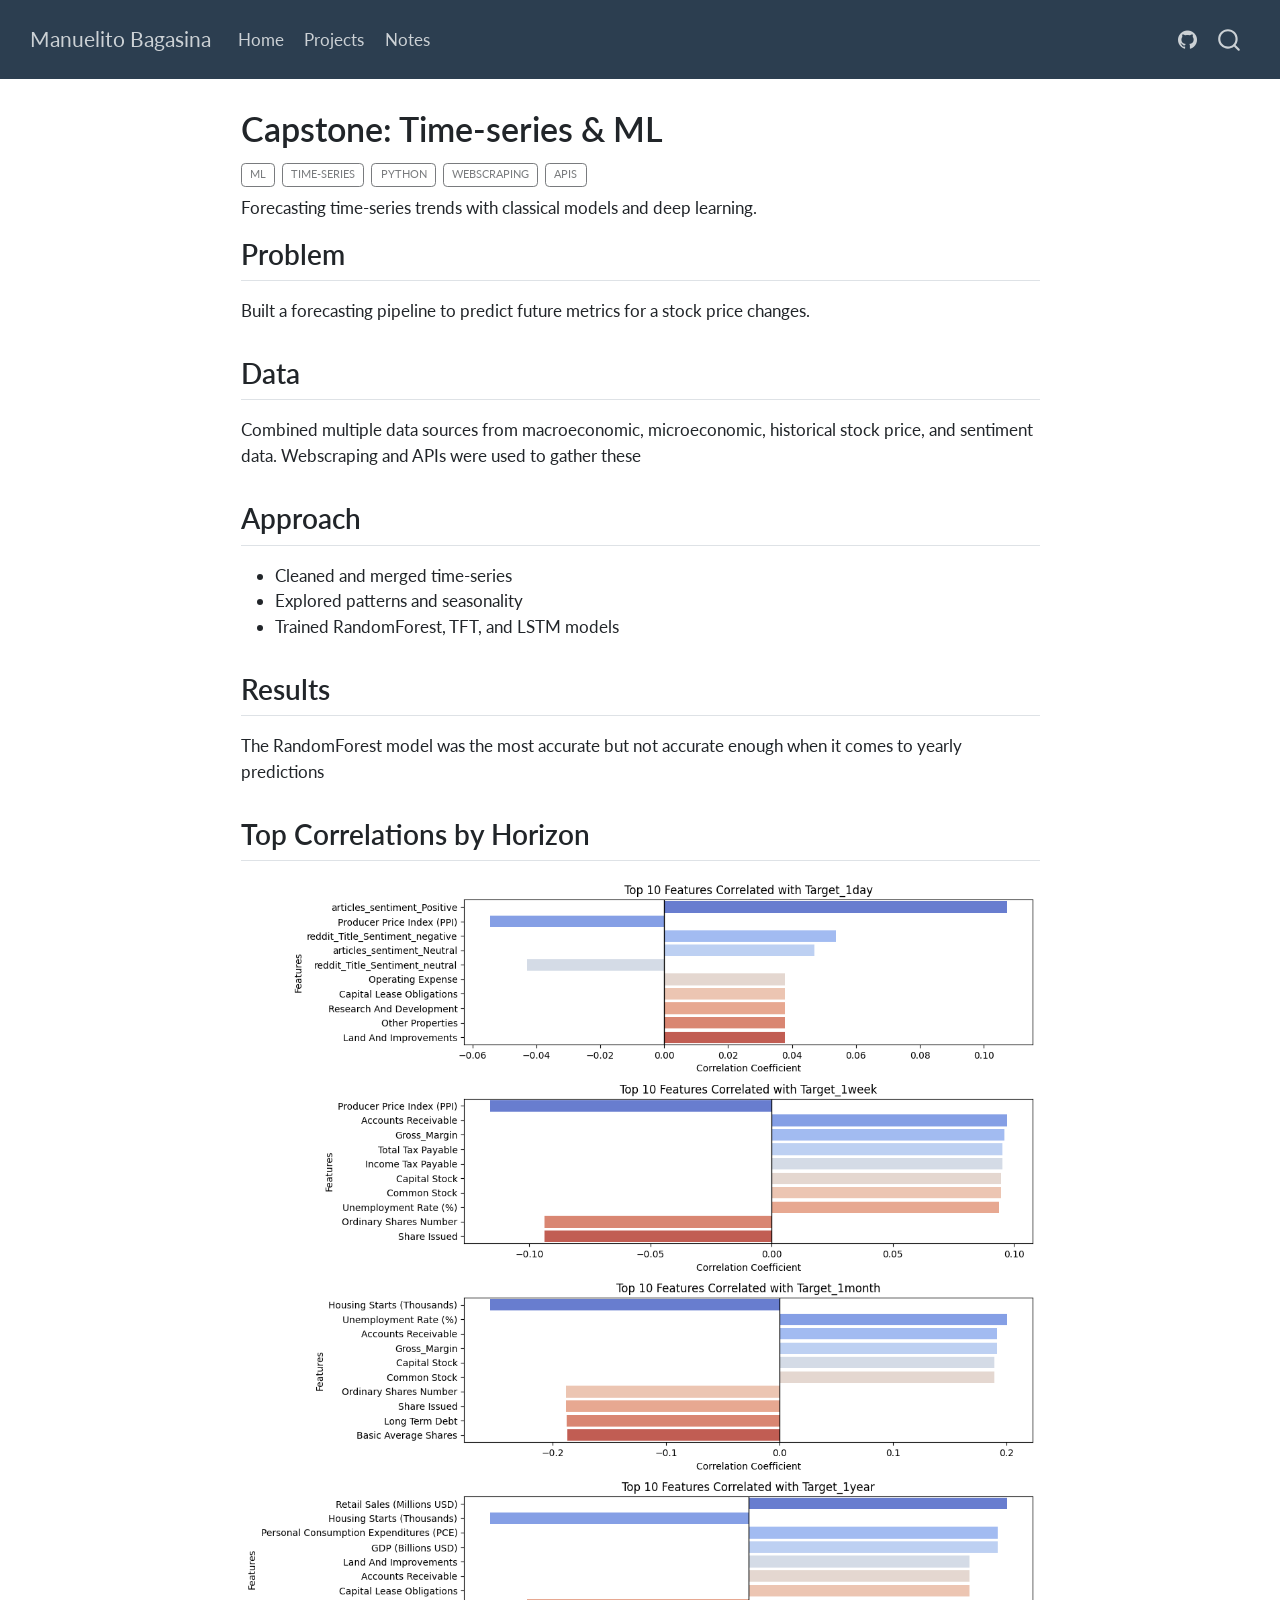
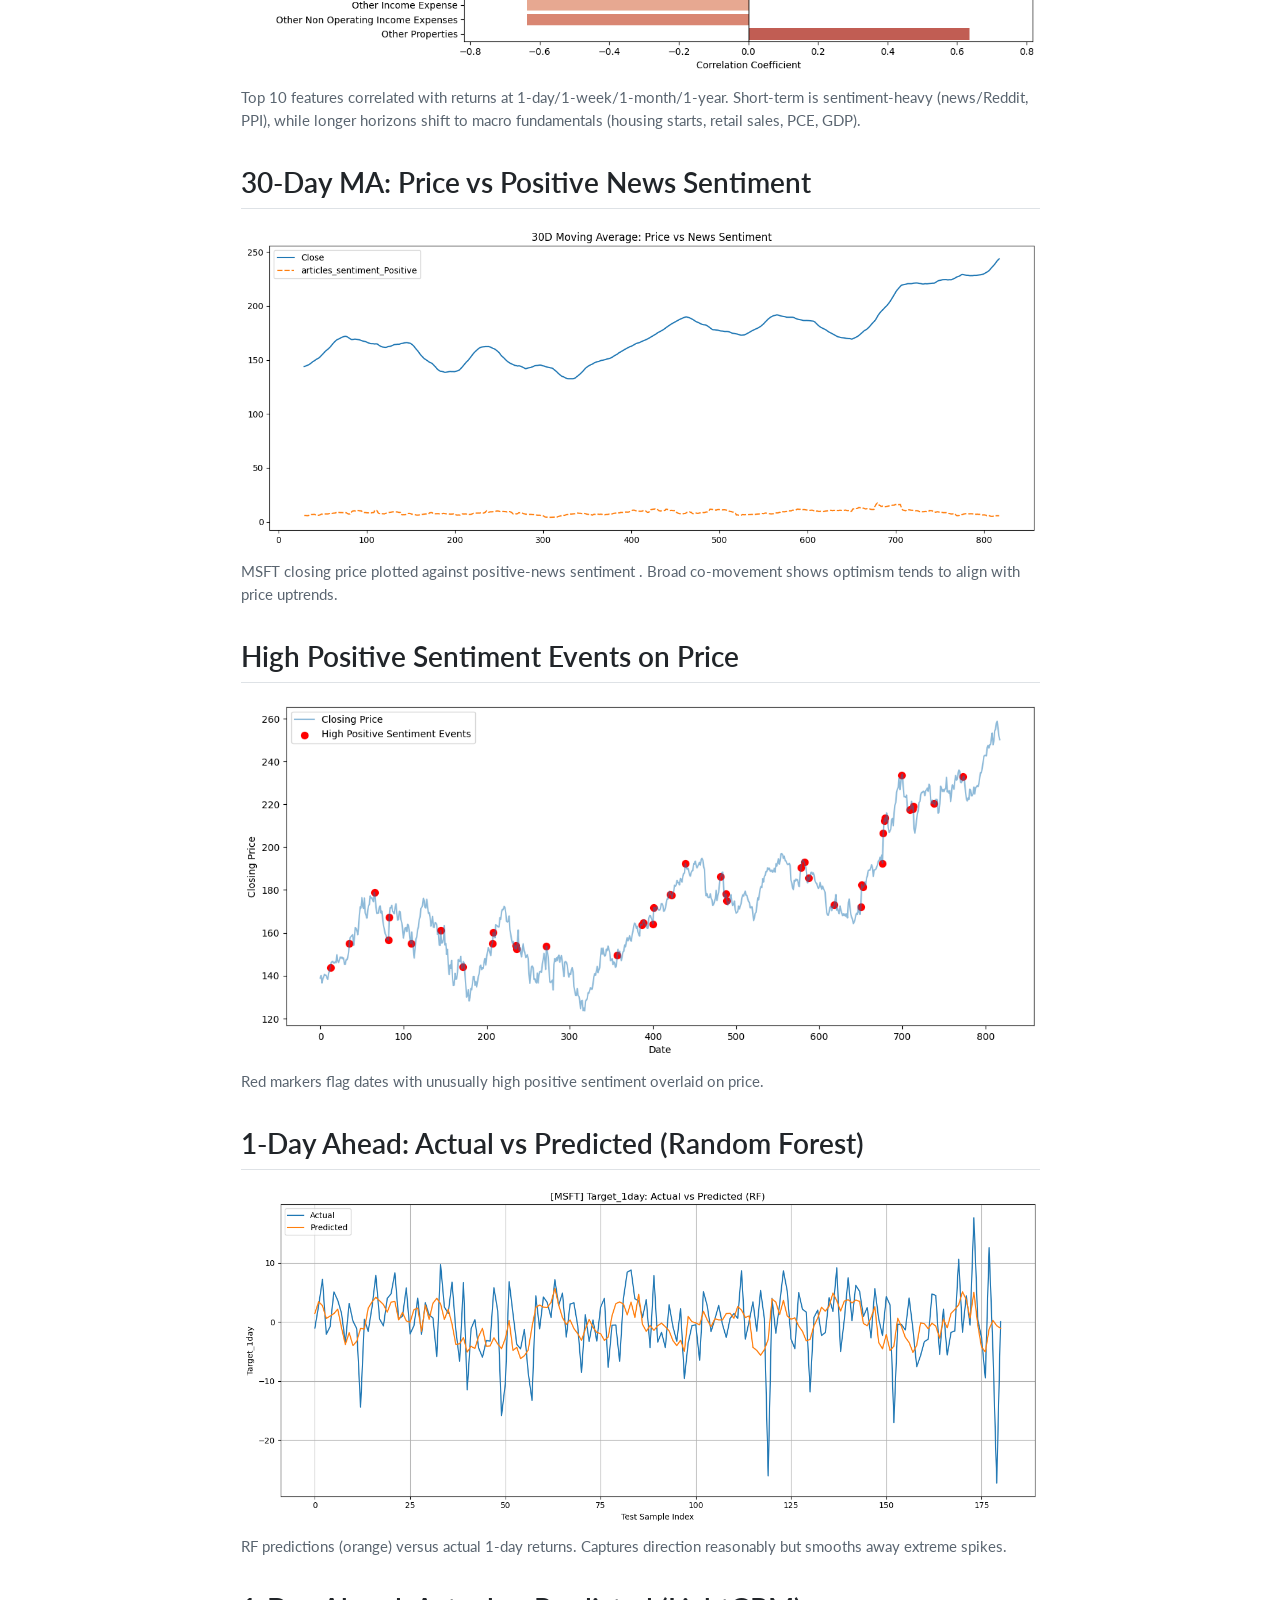
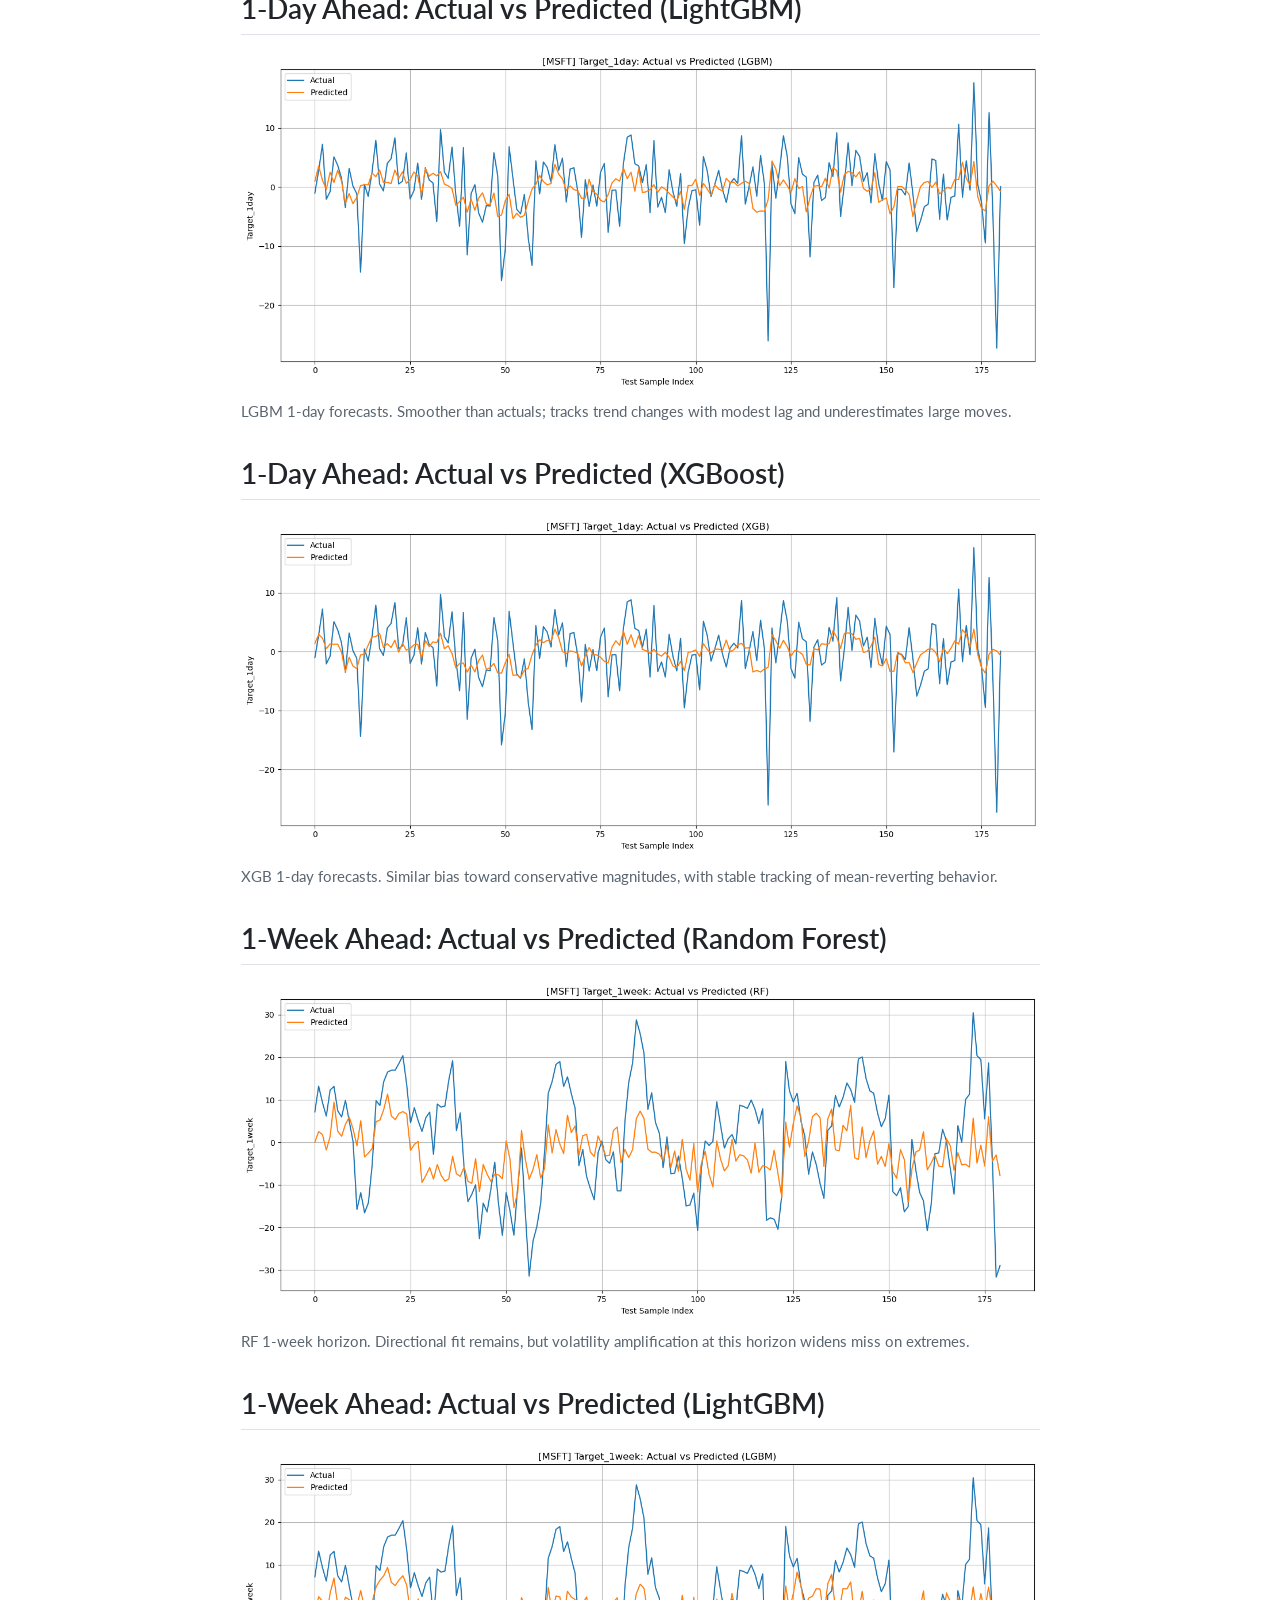
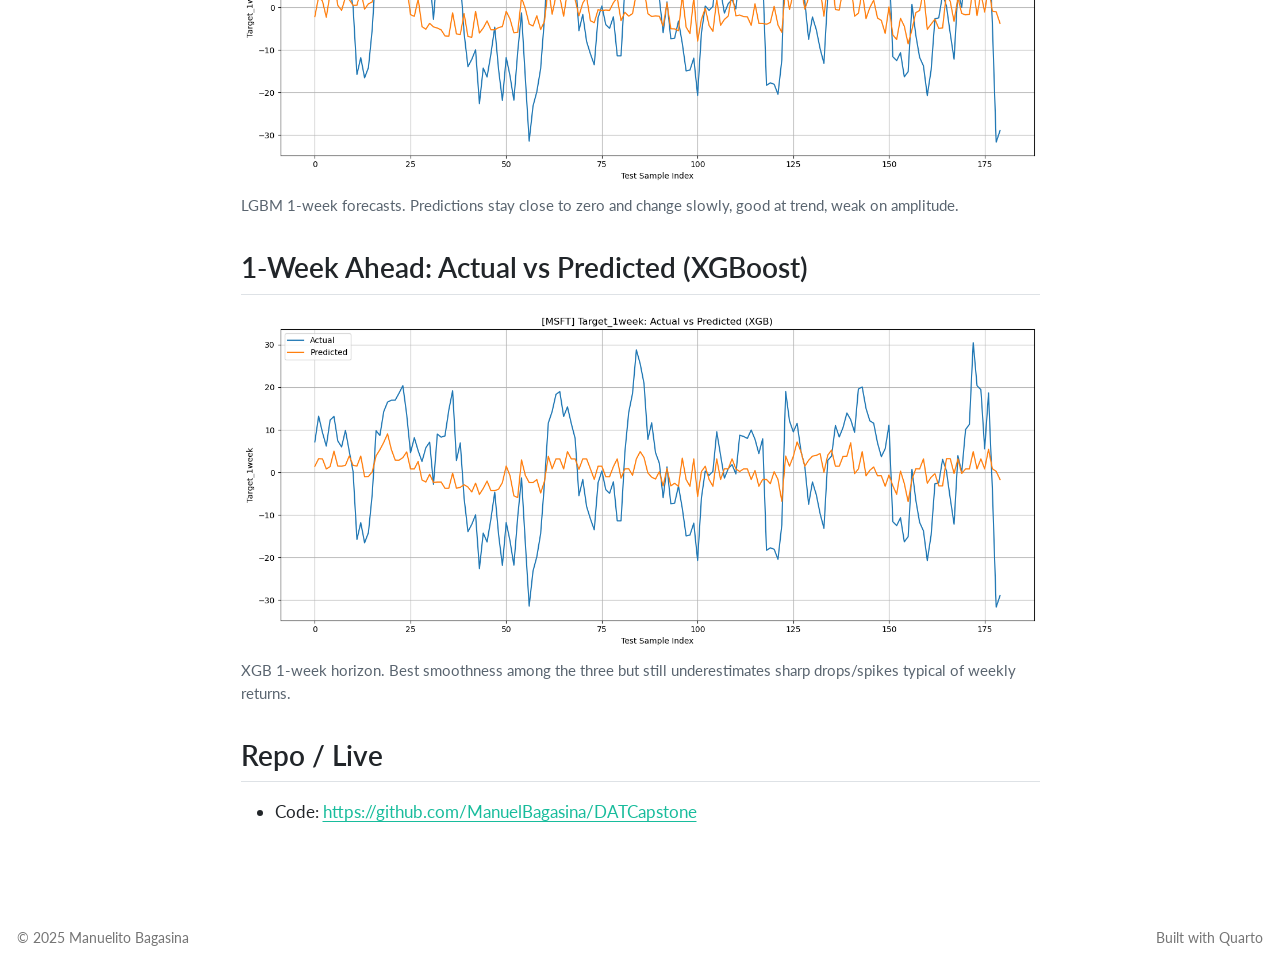
<file: projects/capstone.html>
<!DOCTYPE html>
<html xmlns="http://www.w3.org/1999/xhtml" lang="en" xml:lang="en"><head>

<meta charset="utf-8">
<meta name="generator" content="quarto-1.7.33">

<meta name="viewport" content="width=device-width, initial-scale=1.0, user-scalable=yes">

<meta name="description" content="Forecasting time-series trends with classical models and deep learning.">

<title>Capstone: Time-series &amp; ML – Manuelito Bagasina</title>
<style>
code{white-space: pre-wrap;}
span.smallcaps{font-variant: small-caps;}
div.columns{display: flex; gap: min(4vw, 1.5em);}
div.column{flex: auto; overflow-x: auto;}
div.hanging-indent{margin-left: 1.5em; text-indent: -1.5em;}
ul.task-list{list-style: none;}
ul.task-list li input[type="checkbox"] {
  width: 0.8em;
  margin: 0 0.8em 0.2em -1em; /* quarto-specific, see https://github.com/quarto-dev/quarto-cli/issues/4556 */ 
  vertical-align: middle;
}
</style>


<script src="../site_libs/quarto-nav/quarto-nav.js"></script>
<script src="../site_libs/quarto-nav/headroom.min.js"></script>
<script src="../site_libs/clipboard/clipboard.min.js"></script>
<script src="../site_libs/quarto-search/autocomplete.umd.js"></script>
<script src="../site_libs/quarto-search/fuse.min.js"></script>
<script src="../site_libs/quarto-search/quarto-search.js"></script>
<meta name="quarto:offset" content="../">
<script src="../site_libs/quarto-html/quarto.js" type="module"></script>
<script src="../site_libs/quarto-html/tabsets/tabsets.js" type="module"></script>
<script src="../site_libs/quarto-html/popper.min.js"></script>
<script src="../site_libs/quarto-html/tippy.umd.min.js"></script>
<script src="../site_libs/quarto-html/anchor.min.js"></script>
<link href="../site_libs/quarto-html/tippy.css" rel="stylesheet">
<link href="../site_libs/quarto-html/quarto-syntax-highlighting-ea385d0e468b0dd5ea5bf0780b1290d9.css" rel="stylesheet" id="quarto-text-highlighting-styles">
<script src="../site_libs/bootstrap/bootstrap.min.js"></script>
<link href="../site_libs/bootstrap/bootstrap-icons.css" rel="stylesheet">
<link href="../site_libs/bootstrap/bootstrap-cc63fce9873912f1bbbccf05079cc9ea.min.css" rel="stylesheet" append-hash="true" id="quarto-bootstrap" data-mode="light">
<script id="quarto-search-options" type="application/json">{
  "location": "navbar",
  "copy-button": false,
  "collapse-after": 3,
  "panel-placement": "end",
  "type": "overlay",
  "limit": 50,
  "keyboard-shortcut": [
    "f",
    "/",
    "s"
  ],
  "show-item-context": false,
  "language": {
    "search-no-results-text": "No results",
    "search-matching-documents-text": "matching documents",
    "search-copy-link-title": "Copy link to search",
    "search-hide-matches-text": "Hide additional matches",
    "search-more-match-text": "more match in this document",
    "search-more-matches-text": "more matches in this document",
    "search-clear-button-title": "Clear",
    "search-text-placeholder": "",
    "search-detached-cancel-button-title": "Cancel",
    "search-submit-button-title": "Submit",
    "search-label": "Search"
  }
}</script>


<link rel="stylesheet" href="../styles.css">
</head>

<body class="nav-fixed fullcontent quarto-light">

<div id="quarto-search-results"></div>
  <header id="quarto-header" class="headroom fixed-top">
    <nav class="navbar navbar-expand-lg " data-bs-theme="dark">
      <div class="navbar-container container-fluid">
      <div class="navbar-brand-container mx-auto">
    <a class="navbar-brand" href="../index.html">
    <span class="navbar-title">Manuelito Bagasina</span>
    </a>
  </div>
            <div id="quarto-search" class="" title="Search"></div>
          <button class="navbar-toggler" type="button" data-bs-toggle="collapse" data-bs-target="#navbarCollapse" aria-controls="navbarCollapse" role="menu" aria-expanded="false" aria-label="Toggle navigation" onclick="if (window.quartoToggleHeadroom) { window.quartoToggleHeadroom(); }">
  <span class="navbar-toggler-icon"></span>
</button>
          <div class="collapse navbar-collapse" id="navbarCollapse">
            <ul class="navbar-nav navbar-nav-scroll me-auto">
  <li class="nav-item">
    <a class="nav-link" href="../index.html"> 
<span class="menu-text">Home</span></a>
  </li>  
  <li class="nav-item">
    <a class="nav-link" href="../projects.html"> 
<span class="menu-text">Projects</span></a>
  </li>  
  <li class="nav-item">
    <a class="nav-link" href="../notes.html"> 
<span class="menu-text">Notes</span></a>
  </li>  
</ul>
            <ul class="navbar-nav navbar-nav-scroll ms-auto">
  <li class="nav-item compact">
    <a class="nav-link" href="https://github.com/ManuelBagasina"> <i class="bi bi-github" role="img">
</i> 
<span class="menu-text"></span></a>
  </li>  
</ul>
          </div> <!-- /navcollapse -->
            <div class="quarto-navbar-tools">
</div>
      </div> <!-- /container-fluid -->
    </nav>
</header>
<!-- content -->
<div id="quarto-content" class="quarto-container page-columns page-rows-contents page-layout-article page-navbar">
<!-- sidebar -->
<!-- margin-sidebar -->
    
<!-- main -->
<main class="content" id="quarto-document-content">

<header id="title-block-header" class="quarto-title-block default">
<div class="quarto-title">
<h1 class="title">Capstone: Time-series &amp; ML</h1>
  <div class="quarto-categories">
    <div class="quarto-category">ML</div>
    <div class="quarto-category">Time-Series</div>
    <div class="quarto-category">Python</div>
    <div class="quarto-category">Webscraping</div>
    <div class="quarto-category">APIs</div>
  </div>
  </div>

<div>
  <div class="description">
    Forecasting time-series trends with classical models and deep learning.
  </div>
</div>


<div class="quarto-title-meta">

    
  
    
  </div>
  


</header>


<section id="problem" class="level2">
<h2 class="anchored" data-anchor-id="problem">Problem</h2>
<p>Built a forecasting pipeline to predict future metrics for a stock price changes.</p>
</section>
<section id="data" class="level2">
<h2 class="anchored" data-anchor-id="data">Data</h2>
<p>Combined multiple data sources from macroeconomic, microeconomic, historical stock price, and sentiment data. Webscraping and APIs were used to gather these</p>
</section>
<section id="approach" class="level2">
<h2 class="anchored" data-anchor-id="approach">Approach</h2>
<ul>
<li>Cleaned and merged time-series</li>
<li>Explored patterns and seasonality</li>
<li>Trained RandomForest, TFT, and LSTM models</li>
</ul>
</section>
<section id="results" class="level2">
<h2 class="anchored" data-anchor-id="results">Results</h2>
<p>The RandomForest model was the most accurate but not accurate enough when it comes to yearly predictions</p>
</section>
<section id="top-correlations-by-horizon" class="level2">
<h2 class="anchored" data-anchor-id="top-correlations-by-horizon">Top Correlations by Horizon</h2>
<div class="quarto-figure quarto-figure-center">
<figure class="figure">
<p><img src="../images/dat-capstone-1.png" class="img-fluid figure-img"></p>
<figcaption>Top 10 features correlated with returns at 1‑day/1‑week/1‑month/1‑year. Short‑term is sentiment‑heavy (news/Reddit, PPI), while longer horizons shift to macro fundamentals (housing starts, retail sales, PCE, GDP).</figcaption>
</figure>
</div>
</section>
<section id="day-ma-price-vs-positive-news-sentiment" class="level2">
<h2 class="anchored" data-anchor-id="day-ma-price-vs-positive-news-sentiment">30‑Day MA: Price vs Positive News Sentiment</h2>
<div class="quarto-figure quarto-figure-center">
<figure class="figure">
<p><img src="../images/dat-capstone-2.png" class="img-fluid figure-img"></p>
<figcaption>MSFT closing price plotted against positive‑news sentiment . Broad co‑movement shows optimism tends to align with price uptrends.</figcaption>
</figure>
</div>
</section>
<section id="high-positive-sentiment-events-on-price" class="level2">
<h2 class="anchored" data-anchor-id="high-positive-sentiment-events-on-price">High Positive Sentiment Events on Price</h2>
<div class="quarto-figure quarto-figure-center">
<figure class="figure">
<p><img src="../images/dat-capstone-3.png" class="img-fluid figure-img"></p>
<figcaption>Red markers flag dates with unusually high positive sentiment overlaid on price.</figcaption>
</figure>
</div>
</section>
<section id="day-ahead-actual-vs-predicted-random-forest" class="level2">
<h2 class="anchored" data-anchor-id="day-ahead-actual-vs-predicted-random-forest">1‑Day Ahead: Actual vs Predicted (Random Forest)</h2>
<div class="quarto-figure quarto-figure-center">
<figure class="figure">
<p><img src="../images/dat-capstone-4.png" class="img-fluid figure-img"></p>
<figcaption>RF predictions (orange) versus actual 1‑day returns. Captures direction reasonably but smooths away extreme spikes.</figcaption>
</figure>
</div>
</section>
<section id="day-ahead-actual-vs-predicted-lightgbm" class="level2">
<h2 class="anchored" data-anchor-id="day-ahead-actual-vs-predicted-lightgbm">1‑Day Ahead: Actual vs Predicted (LightGBM)</h2>
<div class="quarto-figure quarto-figure-center">
<figure class="figure">
<p><img src="../images/dat-capstone-5.png" class="img-fluid figure-img"></p>
<figcaption>LGBM 1‑day forecasts. Smoother than actuals; tracks trend changes with modest lag and underestimates large moves.</figcaption>
</figure>
</div>
</section>
<section id="day-ahead-actual-vs-predicted-xgboost" class="level2">
<h2 class="anchored" data-anchor-id="day-ahead-actual-vs-predicted-xgboost">1‑Day Ahead: Actual vs Predicted (XGBoost)</h2>
<div class="quarto-figure quarto-figure-center">
<figure class="figure">
<p><img src="../images/dat-capstone-6.png" class="img-fluid figure-img"></p>
<figcaption>XGB 1‑day forecasts. Similar bias toward conservative magnitudes, with stable tracking of mean‑reverting behavior.</figcaption>
</figure>
</div>
</section>
<section id="week-ahead-actual-vs-predicted-random-forest" class="level2">
<h2 class="anchored" data-anchor-id="week-ahead-actual-vs-predicted-random-forest">1‑Week Ahead: Actual vs Predicted (Random Forest)</h2>
<div class="quarto-figure quarto-figure-center">
<figure class="figure">
<p><img src="../images/dat-capstone-7.png" class="img-fluid figure-img"></p>
<figcaption>RF 1‑week horizon. Directional fit remains, but volatility amplification at this horizon widens miss on extremes.</figcaption>
</figure>
</div>
</section>
<section id="week-ahead-actual-vs-predicted-lightgbm" class="level2">
<h2 class="anchored" data-anchor-id="week-ahead-actual-vs-predicted-lightgbm">1‑Week Ahead: Actual vs Predicted (LightGBM)</h2>
<div class="quarto-figure quarto-figure-center">
<figure class="figure">
<p><img src="../images/dat-capstone-8.png" class="img-fluid figure-img"></p>
<figcaption>LGBM 1‑week forecasts. Predictions stay close to zero and change slowly, good at trend, weak on amplitude.</figcaption>
</figure>
</div>
</section>
<section id="week-ahead-actual-vs-predicted-xgboost" class="level2">
<h2 class="anchored" data-anchor-id="week-ahead-actual-vs-predicted-xgboost">1‑Week Ahead: Actual vs Predicted (XGBoost)</h2>
<div class="quarto-figure quarto-figure-center">
<figure class="figure">
<p><img src="../images/dat-capstone-9.png" class="img-fluid figure-img"></p>
<figcaption>XGB 1‑week horizon. Best smoothness among the three but still underestimates sharp drops/spikes typical of weekly returns.</figcaption>
</figure>
</div>
</section>
<section id="repo-live" class="level2">
<h2 class="anchored" data-anchor-id="repo-live">Repo / Live</h2>
<ul>
<li>Code: <a href="https://github.com/ManuelBagasina/DATCapstone" class="uri">https://github.com/ManuelBagasina/DATCapstone</a></li>
</ul>


</section>

</main> <!-- /main -->
<script id="quarto-html-after-body" type="application/javascript">
  window.document.addEventListener("DOMContentLoaded", function (event) {
    const icon = "";
    const anchorJS = new window.AnchorJS();
    anchorJS.options = {
      placement: 'right',
      icon: icon
    };
    anchorJS.add('.anchored');
    const isCodeAnnotation = (el) => {
      for (const clz of el.classList) {
        if (clz.startsWith('code-annotation-')) {                     
          return true;
        }
      }
      return false;
    }
    const onCopySuccess = function(e) {
      // button target
      const button = e.trigger;
      // don't keep focus
      button.blur();
      // flash "checked"
      button.classList.add('code-copy-button-checked');
      var currentTitle = button.getAttribute("title");
      button.setAttribute("title", "Copied!");
      let tooltip;
      if (window.bootstrap) {
        button.setAttribute("data-bs-toggle", "tooltip");
        button.setAttribute("data-bs-placement", "left");
        button.setAttribute("data-bs-title", "Copied!");
        tooltip = new bootstrap.Tooltip(button, 
          { trigger: "manual", 
            customClass: "code-copy-button-tooltip",
            offset: [0, -8]});
        tooltip.show();    
      }
      setTimeout(function() {
        if (tooltip) {
          tooltip.hide();
          button.removeAttribute("data-bs-title");
          button.removeAttribute("data-bs-toggle");
          button.removeAttribute("data-bs-placement");
        }
        button.setAttribute("title", currentTitle);
        button.classList.remove('code-copy-button-checked');
      }, 1000);
      // clear code selection
      e.clearSelection();
    }
    const getTextToCopy = function(trigger) {
        const codeEl = trigger.previousElementSibling.cloneNode(true);
        for (const childEl of codeEl.children) {
          if (isCodeAnnotation(childEl)) {
            childEl.remove();
          }
        }
        return codeEl.innerText;
    }
    const clipboard = new window.ClipboardJS('.code-copy-button:not([data-in-quarto-modal])', {
      text: getTextToCopy
    });
    clipboard.on('success', onCopySuccess);
    if (window.document.getElementById('quarto-embedded-source-code-modal')) {
      const clipboardModal = new window.ClipboardJS('.code-copy-button[data-in-quarto-modal]', {
        text: getTextToCopy,
        container: window.document.getElementById('quarto-embedded-source-code-modal')
      });
      clipboardModal.on('success', onCopySuccess);
    }
      var localhostRegex = new RegExp(/^(?:http|https):\/\/localhost\:?[0-9]*\//);
      var mailtoRegex = new RegExp(/^mailto:/);
        var filterRegex = new RegExp('/' + window.location.host + '/');
      var isInternal = (href) => {
          return filterRegex.test(href) || localhostRegex.test(href) || mailtoRegex.test(href);
      }
      // Inspect non-navigation links and adorn them if external
     var links = window.document.querySelectorAll('a[href]:not(.nav-link):not(.navbar-brand):not(.toc-action):not(.sidebar-link):not(.sidebar-item-toggle):not(.pagination-link):not(.no-external):not([aria-hidden]):not(.dropdown-item):not(.quarto-navigation-tool):not(.about-link)');
      for (var i=0; i<links.length; i++) {
        const link = links[i];
        if (!isInternal(link.href)) {
          // undo the damage that might have been done by quarto-nav.js in the case of
          // links that we want to consider external
          if (link.dataset.originalHref !== undefined) {
            link.href = link.dataset.originalHref;
          }
        }
      }
    function tippyHover(el, contentFn, onTriggerFn, onUntriggerFn) {
      const config = {
        allowHTML: true,
        maxWidth: 500,
        delay: 100,
        arrow: false,
        appendTo: function(el) {
            return el.parentElement;
        },
        interactive: true,
        interactiveBorder: 10,
        theme: 'quarto',
        placement: 'bottom-start',
      };
      if (contentFn) {
        config.content = contentFn;
      }
      if (onTriggerFn) {
        config.onTrigger = onTriggerFn;
      }
      if (onUntriggerFn) {
        config.onUntrigger = onUntriggerFn;
      }
      window.tippy(el, config); 
    }
    const noterefs = window.document.querySelectorAll('a[role="doc-noteref"]');
    for (var i=0; i<noterefs.length; i++) {
      const ref = noterefs[i];
      tippyHover(ref, function() {
        // use id or data attribute instead here
        let href = ref.getAttribute('data-footnote-href') || ref.getAttribute('href');
        try { href = new URL(href).hash; } catch {}
        const id = href.replace(/^#\/?/, "");
        const note = window.document.getElementById(id);
        if (note) {
          return note.innerHTML;
        } else {
          return "";
        }
      });
    }
    const xrefs = window.document.querySelectorAll('a.quarto-xref');
    const processXRef = (id, note) => {
      // Strip column container classes
      const stripColumnClz = (el) => {
        el.classList.remove("page-full", "page-columns");
        if (el.children) {
          for (const child of el.children) {
            stripColumnClz(child);
          }
        }
      }
      stripColumnClz(note)
      if (id === null || id.startsWith('sec-')) {
        // Special case sections, only their first couple elements
        const container = document.createElement("div");
        if (note.children && note.children.length > 2) {
          container.appendChild(note.children[0].cloneNode(true));
          for (let i = 1; i < note.children.length; i++) {
            const child = note.children[i];
            if (child.tagName === "P" && child.innerText === "") {
              continue;
            } else {
              container.appendChild(child.cloneNode(true));
              break;
            }
          }
          if (window.Quarto?.typesetMath) {
            window.Quarto.typesetMath(container);
          }
          return container.innerHTML
        } else {
          if (window.Quarto?.typesetMath) {
            window.Quarto.typesetMath(note);
          }
          return note.innerHTML;
        }
      } else {
        // Remove any anchor links if they are present
        const anchorLink = note.querySelector('a.anchorjs-link');
        if (anchorLink) {
          anchorLink.remove();
        }
        if (window.Quarto?.typesetMath) {
          window.Quarto.typesetMath(note);
        }
        if (note.classList.contains("callout")) {
          return note.outerHTML;
        } else {
          return note.innerHTML;
        }
      }
    }
    for (var i=0; i<xrefs.length; i++) {
      const xref = xrefs[i];
      tippyHover(xref, undefined, function(instance) {
        instance.disable();
        let url = xref.getAttribute('href');
        let hash = undefined; 
        if (url.startsWith('#')) {
          hash = url;
        } else {
          try { hash = new URL(url).hash; } catch {}
        }
        if (hash) {
          const id = hash.replace(/^#\/?/, "");
          const note = window.document.getElementById(id);
          if (note !== null) {
            try {
              const html = processXRef(id, note.cloneNode(true));
              instance.setContent(html);
            } finally {
              instance.enable();
              instance.show();
            }
          } else {
            // See if we can fetch this
            fetch(url.split('#')[0])
            .then(res => res.text())
            .then(html => {
              const parser = new DOMParser();
              const htmlDoc = parser.parseFromString(html, "text/html");
              const note = htmlDoc.getElementById(id);
              if (note !== null) {
                const html = processXRef(id, note);
                instance.setContent(html);
              } 
            }).finally(() => {
              instance.enable();
              instance.show();
            });
          }
        } else {
          // See if we can fetch a full url (with no hash to target)
          // This is a special case and we should probably do some content thinning / targeting
          fetch(url)
          .then(res => res.text())
          .then(html => {
            const parser = new DOMParser();
            const htmlDoc = parser.parseFromString(html, "text/html");
            const note = htmlDoc.querySelector('main.content');
            if (note !== null) {
              // This should only happen for chapter cross references
              // (since there is no id in the URL)
              // remove the first header
              if (note.children.length > 0 && note.children[0].tagName === "HEADER") {
                note.children[0].remove();
              }
              const html = processXRef(null, note);
              instance.setContent(html);
            } 
          }).finally(() => {
            instance.enable();
            instance.show();
          });
        }
      }, function(instance) {
      });
    }
        let selectedAnnoteEl;
        const selectorForAnnotation = ( cell, annotation) => {
          let cellAttr = 'data-code-cell="' + cell + '"';
          let lineAttr = 'data-code-annotation="' +  annotation + '"';
          const selector = 'span[' + cellAttr + '][' + lineAttr + ']';
          return selector;
        }
        const selectCodeLines = (annoteEl) => {
          const doc = window.document;
          const targetCell = annoteEl.getAttribute("data-target-cell");
          const targetAnnotation = annoteEl.getAttribute("data-target-annotation");
          const annoteSpan = window.document.querySelector(selectorForAnnotation(targetCell, targetAnnotation));
          const lines = annoteSpan.getAttribute("data-code-lines").split(",");
          const lineIds = lines.map((line) => {
            return targetCell + "-" + line;
          })
          let top = null;
          let height = null;
          let parent = null;
          if (lineIds.length > 0) {
              //compute the position of the single el (top and bottom and make a div)
              const el = window.document.getElementById(lineIds[0]);
              top = el.offsetTop;
              height = el.offsetHeight;
              parent = el.parentElement.parentElement;
            if (lineIds.length > 1) {
              const lastEl = window.document.getElementById(lineIds[lineIds.length - 1]);
              const bottom = lastEl.offsetTop + lastEl.offsetHeight;
              height = bottom - top;
            }
            if (top !== null && height !== null && parent !== null) {
              // cook up a div (if necessary) and position it 
              let div = window.document.getElementById("code-annotation-line-highlight");
              if (div === null) {
                div = window.document.createElement("div");
                div.setAttribute("id", "code-annotation-line-highlight");
                div.style.position = 'absolute';
                parent.appendChild(div);
              }
              div.style.top = top - 2 + "px";
              div.style.height = height + 4 + "px";
              div.style.left = 0;
              let gutterDiv = window.document.getElementById("code-annotation-line-highlight-gutter");
              if (gutterDiv === null) {
                gutterDiv = window.document.createElement("div");
                gutterDiv.setAttribute("id", "code-annotation-line-highlight-gutter");
                gutterDiv.style.position = 'absolute';
                const codeCell = window.document.getElementById(targetCell);
                const gutter = codeCell.querySelector('.code-annotation-gutter');
                gutter.appendChild(gutterDiv);
              }
              gutterDiv.style.top = top - 2 + "px";
              gutterDiv.style.height = height + 4 + "px";
            }
            selectedAnnoteEl = annoteEl;
          }
        };
        const unselectCodeLines = () => {
          const elementsIds = ["code-annotation-line-highlight", "code-annotation-line-highlight-gutter"];
          elementsIds.forEach((elId) => {
            const div = window.document.getElementById(elId);
            if (div) {
              div.remove();
            }
          });
          selectedAnnoteEl = undefined;
        };
          // Handle positioning of the toggle
      window.addEventListener(
        "resize",
        throttle(() => {
          elRect = undefined;
          if (selectedAnnoteEl) {
            selectCodeLines(selectedAnnoteEl);
          }
        }, 10)
      );
      function throttle(fn, ms) {
      let throttle = false;
      let timer;
        return (...args) => {
          if(!throttle) { // first call gets through
              fn.apply(this, args);
              throttle = true;
          } else { // all the others get throttled
              if(timer) clearTimeout(timer); // cancel #2
              timer = setTimeout(() => {
                fn.apply(this, args);
                timer = throttle = false;
              }, ms);
          }
        };
      }
        // Attach click handler to the DT
        const annoteDls = window.document.querySelectorAll('dt[data-target-cell]');
        for (const annoteDlNode of annoteDls) {
          annoteDlNode.addEventListener('click', (event) => {
            const clickedEl = event.target;
            if (clickedEl !== selectedAnnoteEl) {
              unselectCodeLines();
              const activeEl = window.document.querySelector('dt[data-target-cell].code-annotation-active');
              if (activeEl) {
                activeEl.classList.remove('code-annotation-active');
              }
              selectCodeLines(clickedEl);
              clickedEl.classList.add('code-annotation-active');
            } else {
              // Unselect the line
              unselectCodeLines();
              clickedEl.classList.remove('code-annotation-active');
            }
          });
        }
    const findCites = (el) => {
      const parentEl = el.parentElement;
      if (parentEl) {
        const cites = parentEl.dataset.cites;
        if (cites) {
          return {
            el,
            cites: cites.split(' ')
          };
        } else {
          return findCites(el.parentElement)
        }
      } else {
        return undefined;
      }
    };
    var bibliorefs = window.document.querySelectorAll('a[role="doc-biblioref"]');
    for (var i=0; i<bibliorefs.length; i++) {
      const ref = bibliorefs[i];
      const citeInfo = findCites(ref);
      if (citeInfo) {
        tippyHover(citeInfo.el, function() {
          var popup = window.document.createElement('div');
          citeInfo.cites.forEach(function(cite) {
            var citeDiv = window.document.createElement('div');
            citeDiv.classList.add('hanging-indent');
            citeDiv.classList.add('csl-entry');
            var biblioDiv = window.document.getElementById('ref-' + cite);
            if (biblioDiv) {
              citeDiv.innerHTML = biblioDiv.innerHTML;
            }
            popup.appendChild(citeDiv);
          });
          return popup.innerHTML;
        });
      }
    }
  });
  </script>
</div> <!-- /content -->
<footer class="footer">
  <div class="nav-footer">
    <div class="nav-footer-left">
<p>© 2025 Manuelito Bagasina</p>
</div>   
    <div class="nav-footer-center">
      &nbsp;
    </div>
    <div class="nav-footer-right">
<p>Built with Quarto</p>
</div>
  </div>
</footer>




</body></html>
</file>
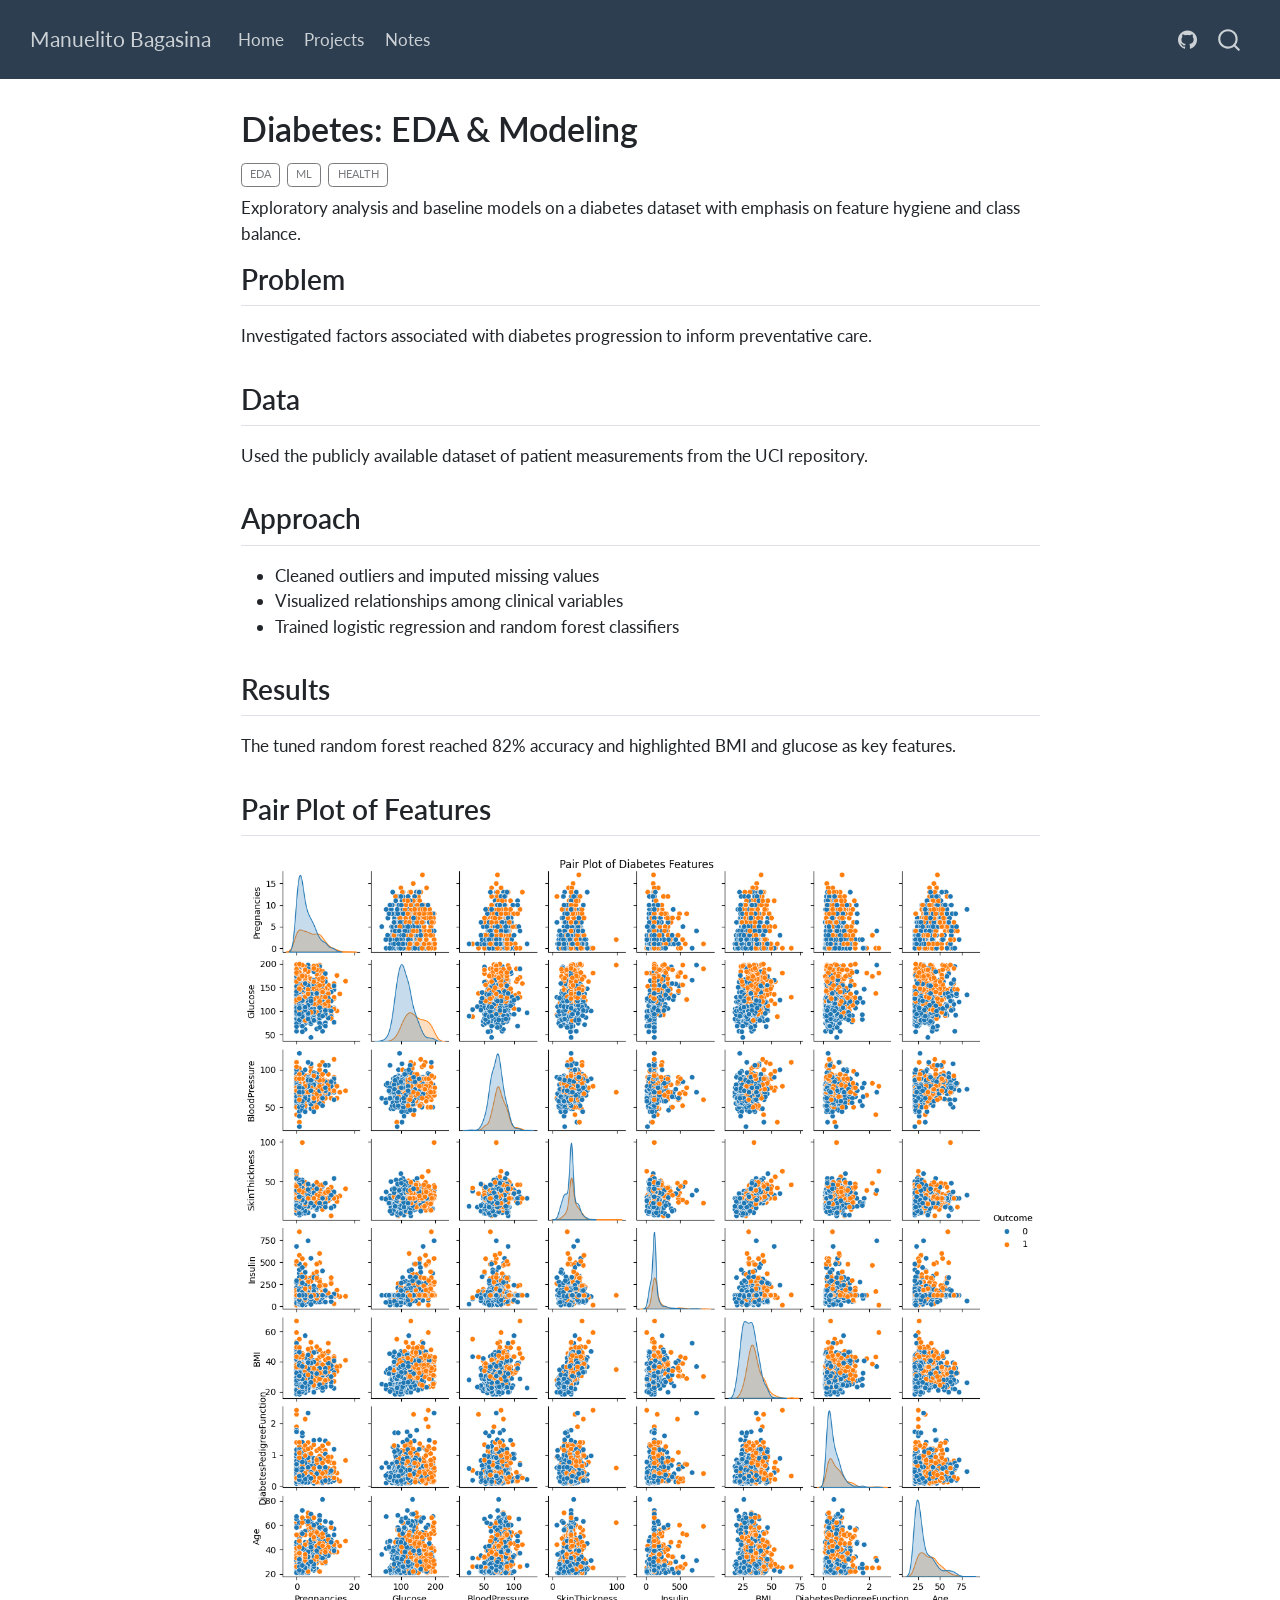
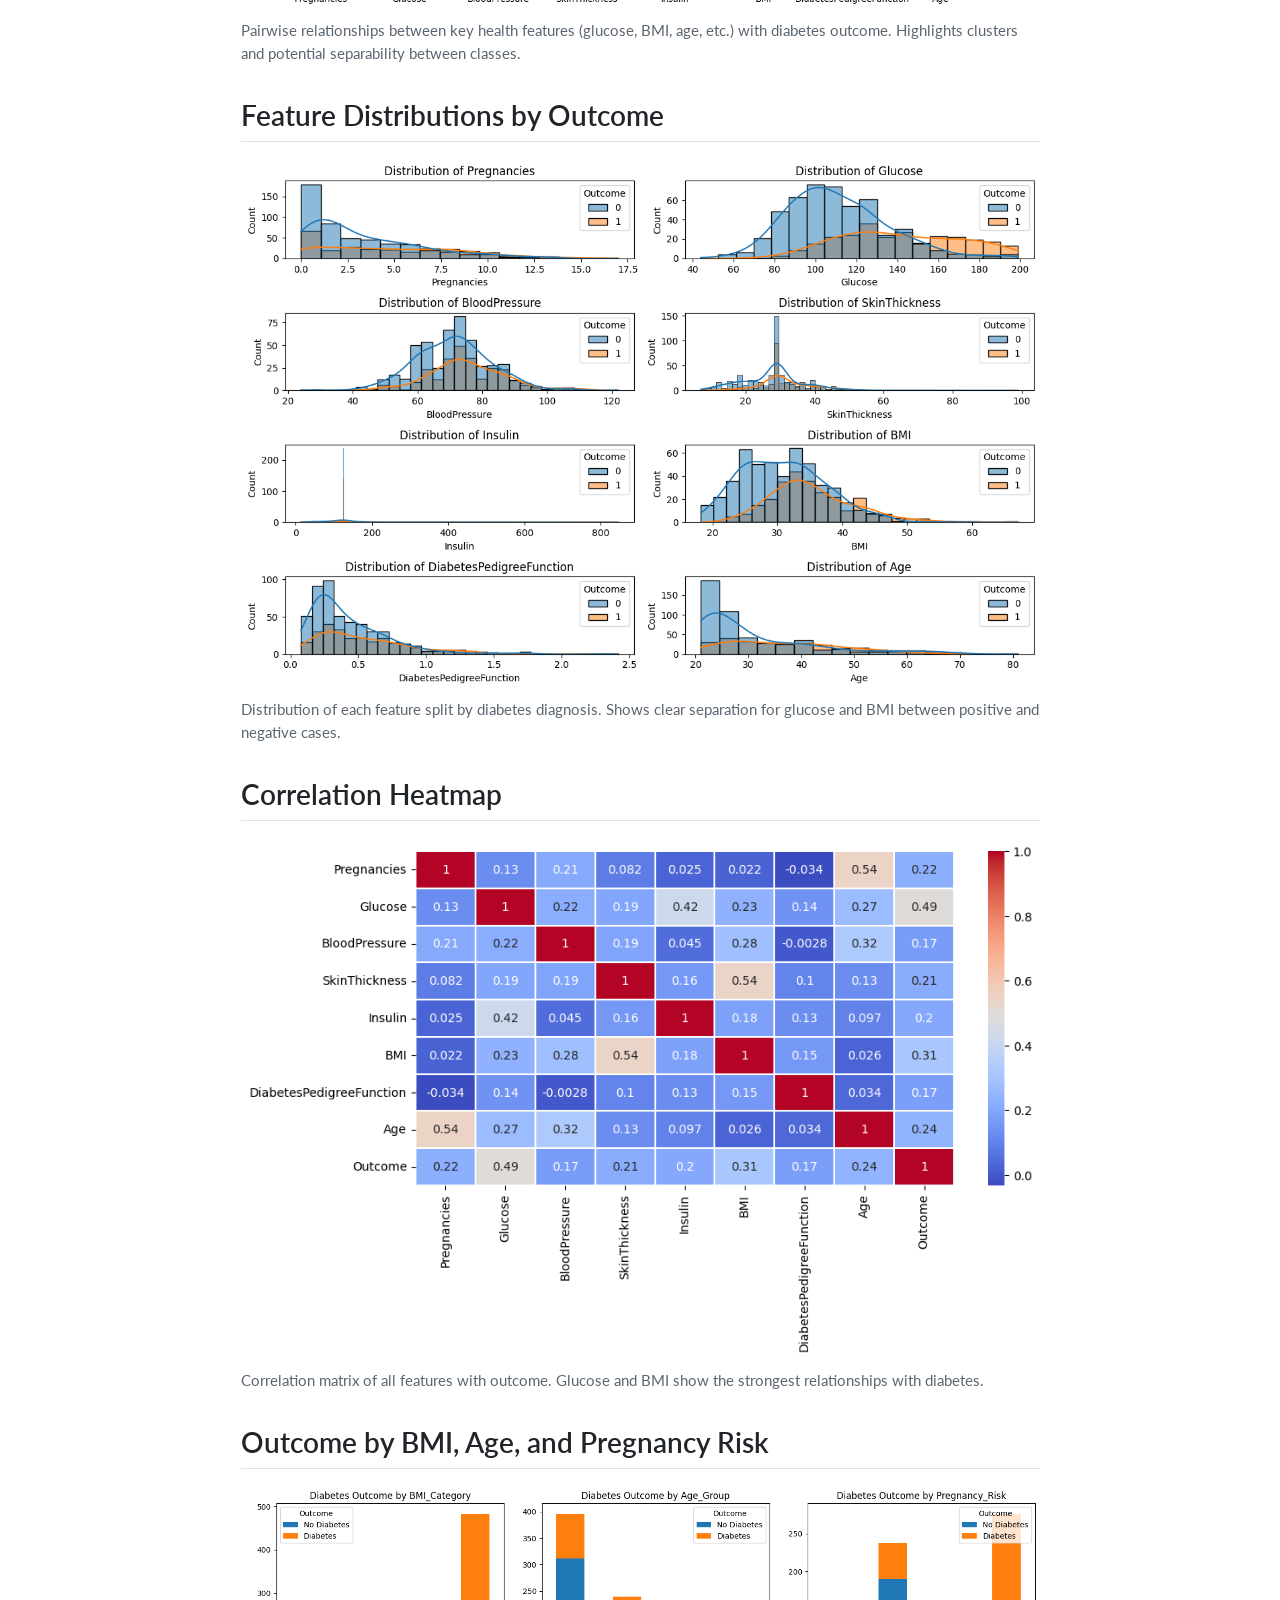
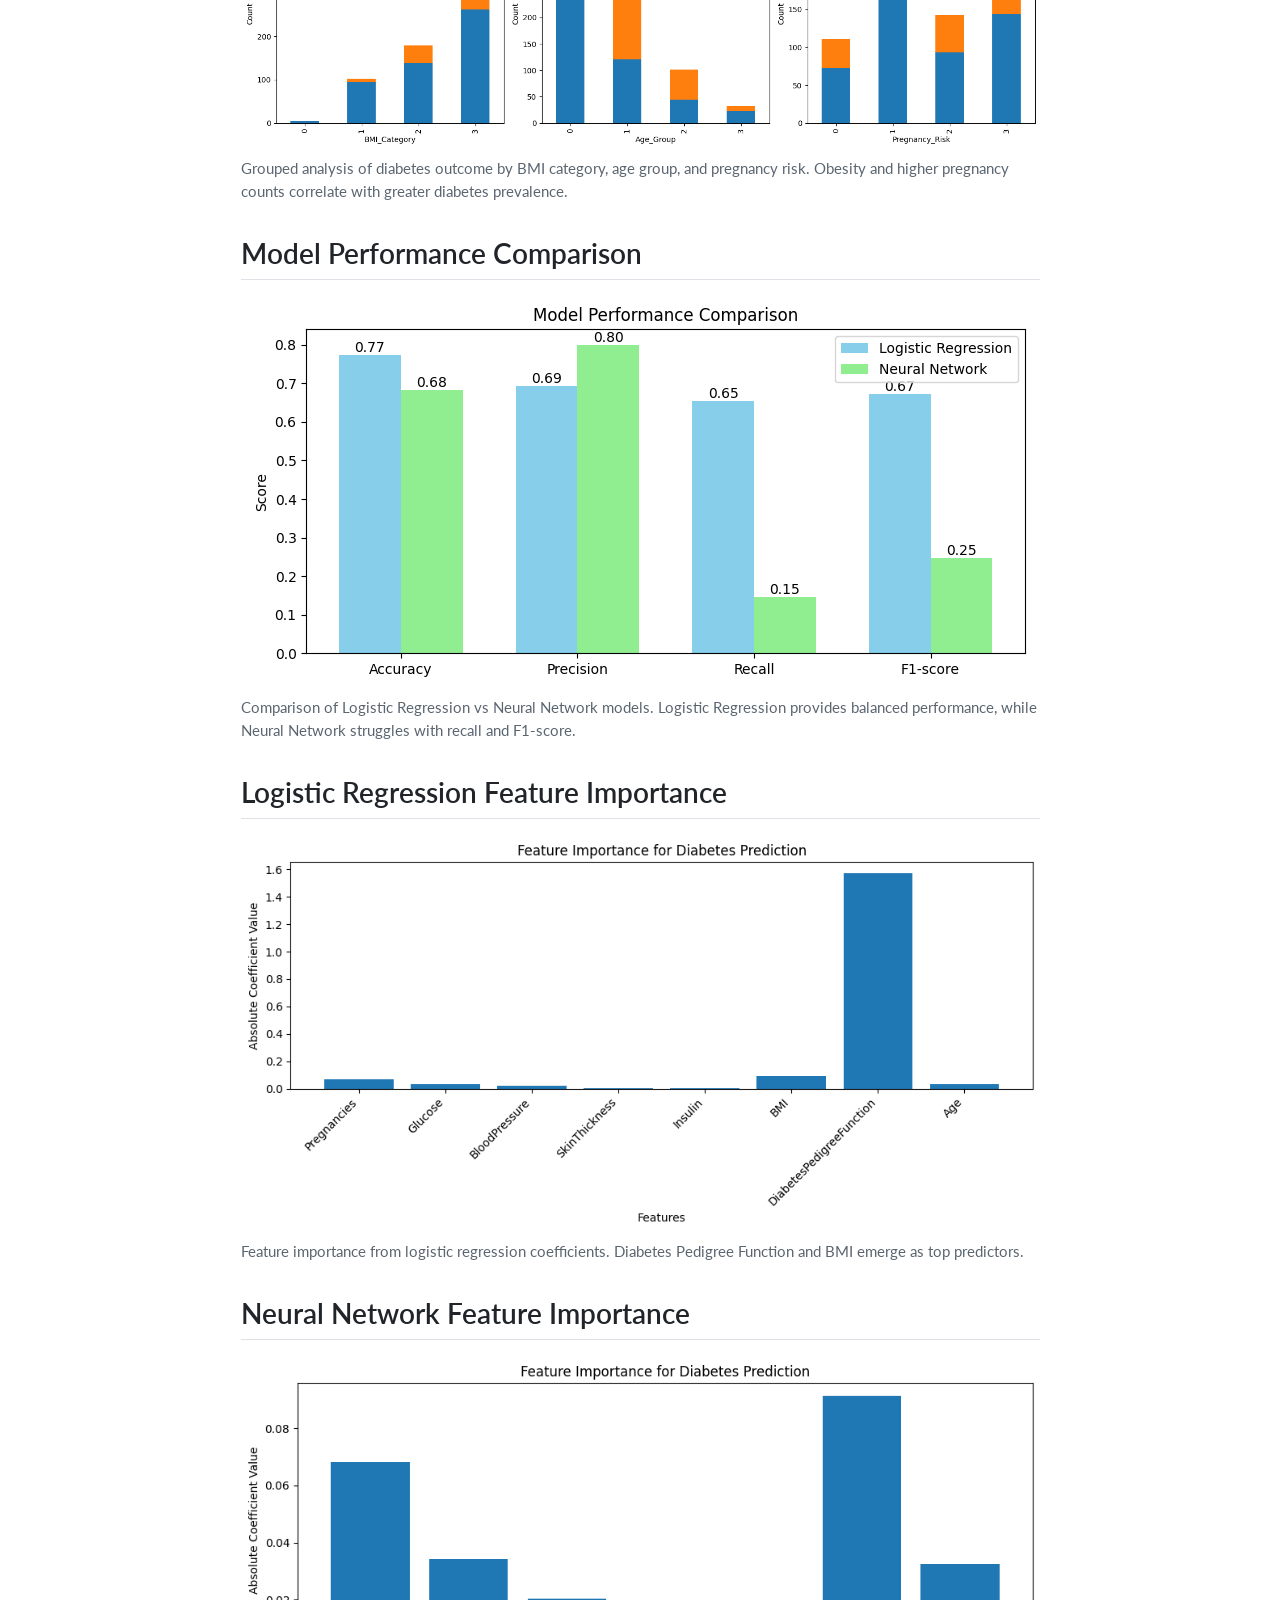
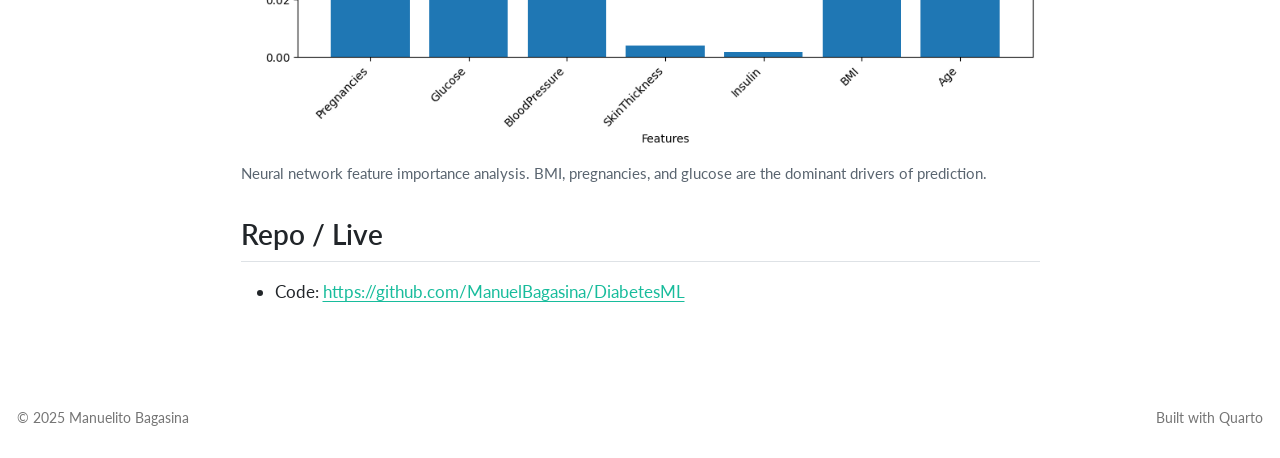
<file: projects/diabetes.html>
<!DOCTYPE html>
<html xmlns="http://www.w3.org/1999/xhtml" lang="en" xml:lang="en"><head>

<meta charset="utf-8">
<meta name="generator" content="quarto-1.7.33">

<meta name="viewport" content="width=device-width, initial-scale=1.0, user-scalable=yes">

<meta name="description" content="Exploratory analysis and baseline models on a diabetes dataset with emphasis on feature hygiene and class balance.">

<title>Diabetes: EDA &amp; Modeling – Manuelito Bagasina</title>
<style>
code{white-space: pre-wrap;}
span.smallcaps{font-variant: small-caps;}
div.columns{display: flex; gap: min(4vw, 1.5em);}
div.column{flex: auto; overflow-x: auto;}
div.hanging-indent{margin-left: 1.5em; text-indent: -1.5em;}
ul.task-list{list-style: none;}
ul.task-list li input[type="checkbox"] {
  width: 0.8em;
  margin: 0 0.8em 0.2em -1em; /* quarto-specific, see https://github.com/quarto-dev/quarto-cli/issues/4556 */ 
  vertical-align: middle;
}
</style>


<script src="../site_libs/quarto-nav/quarto-nav.js"></script>
<script src="../site_libs/quarto-nav/headroom.min.js"></script>
<script src="../site_libs/clipboard/clipboard.min.js"></script>
<script src="../site_libs/quarto-search/autocomplete.umd.js"></script>
<script src="../site_libs/quarto-search/fuse.min.js"></script>
<script src="../site_libs/quarto-search/quarto-search.js"></script>
<meta name="quarto:offset" content="../">
<script src="../site_libs/quarto-html/quarto.js" type="module"></script>
<script src="../site_libs/quarto-html/tabsets/tabsets.js" type="module"></script>
<script src="../site_libs/quarto-html/popper.min.js"></script>
<script src="../site_libs/quarto-html/tippy.umd.min.js"></script>
<script src="../site_libs/quarto-html/anchor.min.js"></script>
<link href="../site_libs/quarto-html/tippy.css" rel="stylesheet">
<link href="../site_libs/quarto-html/quarto-syntax-highlighting-ea385d0e468b0dd5ea5bf0780b1290d9.css" rel="stylesheet" id="quarto-text-highlighting-styles">
<script src="../site_libs/bootstrap/bootstrap.min.js"></script>
<link href="../site_libs/bootstrap/bootstrap-icons.css" rel="stylesheet">
<link href="../site_libs/bootstrap/bootstrap-cc63fce9873912f1bbbccf05079cc9ea.min.css" rel="stylesheet" append-hash="true" id="quarto-bootstrap" data-mode="light">
<script id="quarto-search-options" type="application/json">{
  "location": "navbar",
  "copy-button": false,
  "collapse-after": 3,
  "panel-placement": "end",
  "type": "overlay",
  "limit": 50,
  "keyboard-shortcut": [
    "f",
    "/",
    "s"
  ],
  "show-item-context": false,
  "language": {
    "search-no-results-text": "No results",
    "search-matching-documents-text": "matching documents",
    "search-copy-link-title": "Copy link to search",
    "search-hide-matches-text": "Hide additional matches",
    "search-more-match-text": "more match in this document",
    "search-more-matches-text": "more matches in this document",
    "search-clear-button-title": "Clear",
    "search-text-placeholder": "",
    "search-detached-cancel-button-title": "Cancel",
    "search-submit-button-title": "Submit",
    "search-label": "Search"
  }
}</script>


<link rel="stylesheet" href="../styles.css">
</head>

<body class="nav-fixed fullcontent quarto-light">

<div id="quarto-search-results"></div>
  <header id="quarto-header" class="headroom fixed-top">
    <nav class="navbar navbar-expand-lg " data-bs-theme="dark">
      <div class="navbar-container container-fluid">
      <div class="navbar-brand-container mx-auto">
    <a class="navbar-brand" href="../index.html">
    <span class="navbar-title">Manuelito Bagasina</span>
    </a>
  </div>
            <div id="quarto-search" class="" title="Search"></div>
          <button class="navbar-toggler" type="button" data-bs-toggle="collapse" data-bs-target="#navbarCollapse" aria-controls="navbarCollapse" role="menu" aria-expanded="false" aria-label="Toggle navigation" onclick="if (window.quartoToggleHeadroom) { window.quartoToggleHeadroom(); }">
  <span class="navbar-toggler-icon"></span>
</button>
          <div class="collapse navbar-collapse" id="navbarCollapse">
            <ul class="navbar-nav navbar-nav-scroll me-auto">
  <li class="nav-item">
    <a class="nav-link" href="../index.html"> 
<span class="menu-text">Home</span></a>
  </li>  
  <li class="nav-item">
    <a class="nav-link" href="../projects.html"> 
<span class="menu-text">Projects</span></a>
  </li>  
  <li class="nav-item">
    <a class="nav-link" href="../notes.html"> 
<span class="menu-text">Notes</span></a>
  </li>  
</ul>
            <ul class="navbar-nav navbar-nav-scroll ms-auto">
  <li class="nav-item compact">
    <a class="nav-link" href="https://github.com/ManuelBagasina"> <i class="bi bi-github" role="img">
</i> 
<span class="menu-text"></span></a>
  </li>  
</ul>
          </div> <!-- /navcollapse -->
            <div class="quarto-navbar-tools">
</div>
      </div> <!-- /container-fluid -->
    </nav>
</header>
<!-- content -->
<div id="quarto-content" class="quarto-container page-columns page-rows-contents page-layout-article page-navbar">
<!-- sidebar -->
<!-- margin-sidebar -->
    
<!-- main -->
<main class="content" id="quarto-document-content">

<header id="title-block-header" class="quarto-title-block default">
<div class="quarto-title">
<h1 class="title">Diabetes: EDA &amp; Modeling</h1>
  <div class="quarto-categories">
    <div class="quarto-category">EDA</div>
    <div class="quarto-category">ML</div>
    <div class="quarto-category">Health</div>
  </div>
  </div>

<div>
  <div class="description">
    Exploratory analysis and baseline models on a diabetes dataset with emphasis on feature hygiene and class balance.
  </div>
</div>


<div class="quarto-title-meta">

    
  
    
  </div>
  


</header>


<section id="problem" class="level2">
<h2 class="anchored" data-anchor-id="problem">Problem</h2>
<p>Investigated factors associated with diabetes progression to inform preventative care.</p>
</section>
<section id="data" class="level2">
<h2 class="anchored" data-anchor-id="data">Data</h2>
<p>Used the publicly available dataset of patient measurements from the UCI repository.</p>
</section>
<section id="approach" class="level2">
<h2 class="anchored" data-anchor-id="approach">Approach</h2>
<ul>
<li>Cleaned outliers and imputed missing values</li>
<li>Visualized relationships among clinical variables</li>
<li>Trained logistic regression and random forest classifiers</li>
</ul>
</section>
<section id="results" class="level2">
<h2 class="anchored" data-anchor-id="results">Results</h2>
<p>The tuned random forest reached 82% accuracy and highlighted BMI and glucose as key features.</p>
</section>
<section id="pair-plot-of-features" class="level2">
<h2 class="anchored" data-anchor-id="pair-plot-of-features">Pair Plot of Features</h2>
<div class="quarto-figure quarto-figure-center">
<figure class="figure">
<p><img src="../images/diabetes-1.png" class="img-fluid figure-img"></p>
<figcaption>Pairwise relationships between key health features (glucose, BMI, age, etc.) with diabetes outcome. Highlights clusters and potential separability between classes.</figcaption>
</figure>
</div>
</section>
<section id="feature-distributions-by-outcome" class="level2">
<h2 class="anchored" data-anchor-id="feature-distributions-by-outcome">Feature Distributions by Outcome</h2>
<div class="quarto-figure quarto-figure-center">
<figure class="figure">
<p><img src="../images/diabetes-2.png" class="img-fluid figure-img"></p>
<figcaption>Distribution of each feature split by diabetes diagnosis. Shows clear separation for glucose and BMI between positive and negative cases.</figcaption>
</figure>
</div>
</section>
<section id="correlation-heatmap" class="level2">
<h2 class="anchored" data-anchor-id="correlation-heatmap">Correlation Heatmap</h2>
<div class="quarto-figure quarto-figure-center">
<figure class="figure">
<p><img src="../images/diabetes-3.png" class="img-fluid figure-img"></p>
<figcaption>Correlation matrix of all features with outcome. Glucose and BMI show the strongest relationships with diabetes.</figcaption>
</figure>
</div>
</section>
<section id="outcome-by-bmi-age-and-pregnancy-risk" class="level2">
<h2 class="anchored" data-anchor-id="outcome-by-bmi-age-and-pregnancy-risk">Outcome by BMI, Age, and Pregnancy Risk</h2>
<div class="quarto-figure quarto-figure-center">
<figure class="figure">
<p><img src="../images/diabetes-4.png" class="img-fluid figure-img"></p>
<figcaption>Grouped analysis of diabetes outcome by BMI category, age group, and pregnancy risk. Obesity and higher pregnancy counts correlate with greater diabetes prevalence.</figcaption>
</figure>
</div>
</section>
<section id="model-performance-comparison" class="level2">
<h2 class="anchored" data-anchor-id="model-performance-comparison">Model Performance Comparison</h2>
<div class="quarto-figure quarto-figure-center">
<figure class="figure">
<p><img src="../images/diabetes-5.png" class="img-fluid figure-img"></p>
<figcaption>Comparison of Logistic Regression vs Neural Network models. Logistic Regression provides balanced performance, while Neural Network struggles with recall and F1-score.</figcaption>
</figure>
</div>
</section>
<section id="logistic-regression-feature-importance" class="level2">
<h2 class="anchored" data-anchor-id="logistic-regression-feature-importance">Logistic Regression Feature Importance</h2>
<div class="quarto-figure quarto-figure-center">
<figure class="figure">
<p><img src="../images/diabetes-6.png" class="img-fluid figure-img"></p>
<figcaption>Feature importance from logistic regression coefficients. Diabetes Pedigree Function and BMI emerge as top predictors.</figcaption>
</figure>
</div>
</section>
<section id="neural-network-feature-importance" class="level2">
<h2 class="anchored" data-anchor-id="neural-network-feature-importance">Neural Network Feature Importance</h2>
<div class="quarto-figure quarto-figure-center">
<figure class="figure">
<p><img src="../images/diabetes-7.png" class="img-fluid figure-img"></p>
<figcaption>Neural network feature importance analysis. BMI, pregnancies, and glucose are the dominant drivers of prediction.</figcaption>
</figure>
</div>
</section>
<section id="repo-live" class="level2">
<h2 class="anchored" data-anchor-id="repo-live">Repo / Live</h2>
<ul>
<li>Code: <a href="https://github.com/ManuelBagasina/DiabetesML" class="uri">https://github.com/ManuelBagasina/DiabetesML</a></li>
</ul>


</section>

</main> <!-- /main -->
<script id="quarto-html-after-body" type="application/javascript">
  window.document.addEventListener("DOMContentLoaded", function (event) {
    const icon = "";
    const anchorJS = new window.AnchorJS();
    anchorJS.options = {
      placement: 'right',
      icon: icon
    };
    anchorJS.add('.anchored');
    const isCodeAnnotation = (el) => {
      for (const clz of el.classList) {
        if (clz.startsWith('code-annotation-')) {                     
          return true;
        }
      }
      return false;
    }
    const onCopySuccess = function(e) {
      // button target
      const button = e.trigger;
      // don't keep focus
      button.blur();
      // flash "checked"
      button.classList.add('code-copy-button-checked');
      var currentTitle = button.getAttribute("title");
      button.setAttribute("title", "Copied!");
      let tooltip;
      if (window.bootstrap) {
        button.setAttribute("data-bs-toggle", "tooltip");
        button.setAttribute("data-bs-placement", "left");
        button.setAttribute("data-bs-title", "Copied!");
        tooltip = new bootstrap.Tooltip(button, 
          { trigger: "manual", 
            customClass: "code-copy-button-tooltip",
            offset: [0, -8]});
        tooltip.show();    
      }
      setTimeout(function() {
        if (tooltip) {
          tooltip.hide();
          button.removeAttribute("data-bs-title");
          button.removeAttribute("data-bs-toggle");
          button.removeAttribute("data-bs-placement");
        }
        button.setAttribute("title", currentTitle);
        button.classList.remove('code-copy-button-checked');
      }, 1000);
      // clear code selection
      e.clearSelection();
    }
    const getTextToCopy = function(trigger) {
        const codeEl = trigger.previousElementSibling.cloneNode(true);
        for (const childEl of codeEl.children) {
          if (isCodeAnnotation(childEl)) {
            childEl.remove();
          }
        }
        return codeEl.innerText;
    }
    const clipboard = new window.ClipboardJS('.code-copy-button:not([data-in-quarto-modal])', {
      text: getTextToCopy
    });
    clipboard.on('success', onCopySuccess);
    if (window.document.getElementById('quarto-embedded-source-code-modal')) {
      const clipboardModal = new window.ClipboardJS('.code-copy-button[data-in-quarto-modal]', {
        text: getTextToCopy,
        container: window.document.getElementById('quarto-embedded-source-code-modal')
      });
      clipboardModal.on('success', onCopySuccess);
    }
      var localhostRegex = new RegExp(/^(?:http|https):\/\/localhost\:?[0-9]*\//);
      var mailtoRegex = new RegExp(/^mailto:/);
        var filterRegex = new RegExp('/' + window.location.host + '/');
      var isInternal = (href) => {
          return filterRegex.test(href) || localhostRegex.test(href) || mailtoRegex.test(href);
      }
      // Inspect non-navigation links and adorn them if external
     var links = window.document.querySelectorAll('a[href]:not(.nav-link):not(.navbar-brand):not(.toc-action):not(.sidebar-link):not(.sidebar-item-toggle):not(.pagination-link):not(.no-external):not([aria-hidden]):not(.dropdown-item):not(.quarto-navigation-tool):not(.about-link)');
      for (var i=0; i<links.length; i++) {
        const link = links[i];
        if (!isInternal(link.href)) {
          // undo the damage that might have been done by quarto-nav.js in the case of
          // links that we want to consider external
          if (link.dataset.originalHref !== undefined) {
            link.href = link.dataset.originalHref;
          }
        }
      }
    function tippyHover(el, contentFn, onTriggerFn, onUntriggerFn) {
      const config = {
        allowHTML: true,
        maxWidth: 500,
        delay: 100,
        arrow: false,
        appendTo: function(el) {
            return el.parentElement;
        },
        interactive: true,
        interactiveBorder: 10,
        theme: 'quarto',
        placement: 'bottom-start',
      };
      if (contentFn) {
        config.content = contentFn;
      }
      if (onTriggerFn) {
        config.onTrigger = onTriggerFn;
      }
      if (onUntriggerFn) {
        config.onUntrigger = onUntriggerFn;
      }
      window.tippy(el, config); 
    }
    const noterefs = window.document.querySelectorAll('a[role="doc-noteref"]');
    for (var i=0; i<noterefs.length; i++) {
      const ref = noterefs[i];
      tippyHover(ref, function() {
        // use id or data attribute instead here
        let href = ref.getAttribute('data-footnote-href') || ref.getAttribute('href');
        try { href = new URL(href).hash; } catch {}
        const id = href.replace(/^#\/?/, "");
        const note = window.document.getElementById(id);
        if (note) {
          return note.innerHTML;
        } else {
          return "";
        }
      });
    }
    const xrefs = window.document.querySelectorAll('a.quarto-xref');
    const processXRef = (id, note) => {
      // Strip column container classes
      const stripColumnClz = (el) => {
        el.classList.remove("page-full", "page-columns");
        if (el.children) {
          for (const child of el.children) {
            stripColumnClz(child);
          }
        }
      }
      stripColumnClz(note)
      if (id === null || id.startsWith('sec-')) {
        // Special case sections, only their first couple elements
        const container = document.createElement("div");
        if (note.children && note.children.length > 2) {
          container.appendChild(note.children[0].cloneNode(true));
          for (let i = 1; i < note.children.length; i++) {
            const child = note.children[i];
            if (child.tagName === "P" && child.innerText === "") {
              continue;
            } else {
              container.appendChild(child.cloneNode(true));
              break;
            }
          }
          if (window.Quarto?.typesetMath) {
            window.Quarto.typesetMath(container);
          }
          return container.innerHTML
        } else {
          if (window.Quarto?.typesetMath) {
            window.Quarto.typesetMath(note);
          }
          return note.innerHTML;
        }
      } else {
        // Remove any anchor links if they are present
        const anchorLink = note.querySelector('a.anchorjs-link');
        if (anchorLink) {
          anchorLink.remove();
        }
        if (window.Quarto?.typesetMath) {
          window.Quarto.typesetMath(note);
        }
        if (note.classList.contains("callout")) {
          return note.outerHTML;
        } else {
          return note.innerHTML;
        }
      }
    }
    for (var i=0; i<xrefs.length; i++) {
      const xref = xrefs[i];
      tippyHover(xref, undefined, function(instance) {
        instance.disable();
        let url = xref.getAttribute('href');
        let hash = undefined; 
        if (url.startsWith('#')) {
          hash = url;
        } else {
          try { hash = new URL(url).hash; } catch {}
        }
        if (hash) {
          const id = hash.replace(/^#\/?/, "");
          const note = window.document.getElementById(id);
          if (note !== null) {
            try {
              const html = processXRef(id, note.cloneNode(true));
              instance.setContent(html);
            } finally {
              instance.enable();
              instance.show();
            }
          } else {
            // See if we can fetch this
            fetch(url.split('#')[0])
            .then(res => res.text())
            .then(html => {
              const parser = new DOMParser();
              const htmlDoc = parser.parseFromString(html, "text/html");
              const note = htmlDoc.getElementById(id);
              if (note !== null) {
                const html = processXRef(id, note);
                instance.setContent(html);
              } 
            }).finally(() => {
              instance.enable();
              instance.show();
            });
          }
        } else {
          // See if we can fetch a full url (with no hash to target)
          // This is a special case and we should probably do some content thinning / targeting
          fetch(url)
          .then(res => res.text())
          .then(html => {
            const parser = new DOMParser();
            const htmlDoc = parser.parseFromString(html, "text/html");
            const note = htmlDoc.querySelector('main.content');
            if (note !== null) {
              // This should only happen for chapter cross references
              // (since there is no id in the URL)
              // remove the first header
              if (note.children.length > 0 && note.children[0].tagName === "HEADER") {
                note.children[0].remove();
              }
              const html = processXRef(null, note);
              instance.setContent(html);
            } 
          }).finally(() => {
            instance.enable();
            instance.show();
          });
        }
      }, function(instance) {
      });
    }
        let selectedAnnoteEl;
        const selectorForAnnotation = ( cell, annotation) => {
          let cellAttr = 'data-code-cell="' + cell + '"';
          let lineAttr = 'data-code-annotation="' +  annotation + '"';
          const selector = 'span[' + cellAttr + '][' + lineAttr + ']';
          return selector;
        }
        const selectCodeLines = (annoteEl) => {
          const doc = window.document;
          const targetCell = annoteEl.getAttribute("data-target-cell");
          const targetAnnotation = annoteEl.getAttribute("data-target-annotation");
          const annoteSpan = window.document.querySelector(selectorForAnnotation(targetCell, targetAnnotation));
          const lines = annoteSpan.getAttribute("data-code-lines").split(",");
          const lineIds = lines.map((line) => {
            return targetCell + "-" + line;
          })
          let top = null;
          let height = null;
          let parent = null;
          if (lineIds.length > 0) {
              //compute the position of the single el (top and bottom and make a div)
              const el = window.document.getElementById(lineIds[0]);
              top = el.offsetTop;
              height = el.offsetHeight;
              parent = el.parentElement.parentElement;
            if (lineIds.length > 1) {
              const lastEl = window.document.getElementById(lineIds[lineIds.length - 1]);
              const bottom = lastEl.offsetTop + lastEl.offsetHeight;
              height = bottom - top;
            }
            if (top !== null && height !== null && parent !== null) {
              // cook up a div (if necessary) and position it 
              let div = window.document.getElementById("code-annotation-line-highlight");
              if (div === null) {
                div = window.document.createElement("div");
                div.setAttribute("id", "code-annotation-line-highlight");
                div.style.position = 'absolute';
                parent.appendChild(div);
              }
              div.style.top = top - 2 + "px";
              div.style.height = height + 4 + "px";
              div.style.left = 0;
              let gutterDiv = window.document.getElementById("code-annotation-line-highlight-gutter");
              if (gutterDiv === null) {
                gutterDiv = window.document.createElement("div");
                gutterDiv.setAttribute("id", "code-annotation-line-highlight-gutter");
                gutterDiv.style.position = 'absolute';
                const codeCell = window.document.getElementById(targetCell);
                const gutter = codeCell.querySelector('.code-annotation-gutter');
                gutter.appendChild(gutterDiv);
              }
              gutterDiv.style.top = top - 2 + "px";
              gutterDiv.style.height = height + 4 + "px";
            }
            selectedAnnoteEl = annoteEl;
          }
        };
        const unselectCodeLines = () => {
          const elementsIds = ["code-annotation-line-highlight", "code-annotation-line-highlight-gutter"];
          elementsIds.forEach((elId) => {
            const div = window.document.getElementById(elId);
            if (div) {
              div.remove();
            }
          });
          selectedAnnoteEl = undefined;
        };
          // Handle positioning of the toggle
      window.addEventListener(
        "resize",
        throttle(() => {
          elRect = undefined;
          if (selectedAnnoteEl) {
            selectCodeLines(selectedAnnoteEl);
          }
        }, 10)
      );
      function throttle(fn, ms) {
      let throttle = false;
      let timer;
        return (...args) => {
          if(!throttle) { // first call gets through
              fn.apply(this, args);
              throttle = true;
          } else { // all the others get throttled
              if(timer) clearTimeout(timer); // cancel #2
              timer = setTimeout(() => {
                fn.apply(this, args);
                timer = throttle = false;
              }, ms);
          }
        };
      }
        // Attach click handler to the DT
        const annoteDls = window.document.querySelectorAll('dt[data-target-cell]');
        for (const annoteDlNode of annoteDls) {
          annoteDlNode.addEventListener('click', (event) => {
            const clickedEl = event.target;
            if (clickedEl !== selectedAnnoteEl) {
              unselectCodeLines();
              const activeEl = window.document.querySelector('dt[data-target-cell].code-annotation-active');
              if (activeEl) {
                activeEl.classList.remove('code-annotation-active');
              }
              selectCodeLines(clickedEl);
              clickedEl.classList.add('code-annotation-active');
            } else {
              // Unselect the line
              unselectCodeLines();
              clickedEl.classList.remove('code-annotation-active');
            }
          });
        }
    const findCites = (el) => {
      const parentEl = el.parentElement;
      if (parentEl) {
        const cites = parentEl.dataset.cites;
        if (cites) {
          return {
            el,
            cites: cites.split(' ')
          };
        } else {
          return findCites(el.parentElement)
        }
      } else {
        return undefined;
      }
    };
    var bibliorefs = window.document.querySelectorAll('a[role="doc-biblioref"]');
    for (var i=0; i<bibliorefs.length; i++) {
      const ref = bibliorefs[i];
      const citeInfo = findCites(ref);
      if (citeInfo) {
        tippyHover(citeInfo.el, function() {
          var popup = window.document.createElement('div');
          citeInfo.cites.forEach(function(cite) {
            var citeDiv = window.document.createElement('div');
            citeDiv.classList.add('hanging-indent');
            citeDiv.classList.add('csl-entry');
            var biblioDiv = window.document.getElementById('ref-' + cite);
            if (biblioDiv) {
              citeDiv.innerHTML = biblioDiv.innerHTML;
            }
            popup.appendChild(citeDiv);
          });
          return popup.innerHTML;
        });
      }
    }
  });
  </script>
</div> <!-- /content -->
<footer class="footer">
  <div class="nav-footer">
    <div class="nav-footer-left">
<p>© 2025 Manuelito Bagasina</p>
</div>   
    <div class="nav-footer-center">
      &nbsp;
    </div>
    <div class="nav-footer-right">
<p>Built with Quarto</p>
</div>
  </div>
</footer>




</body></html>
</file>
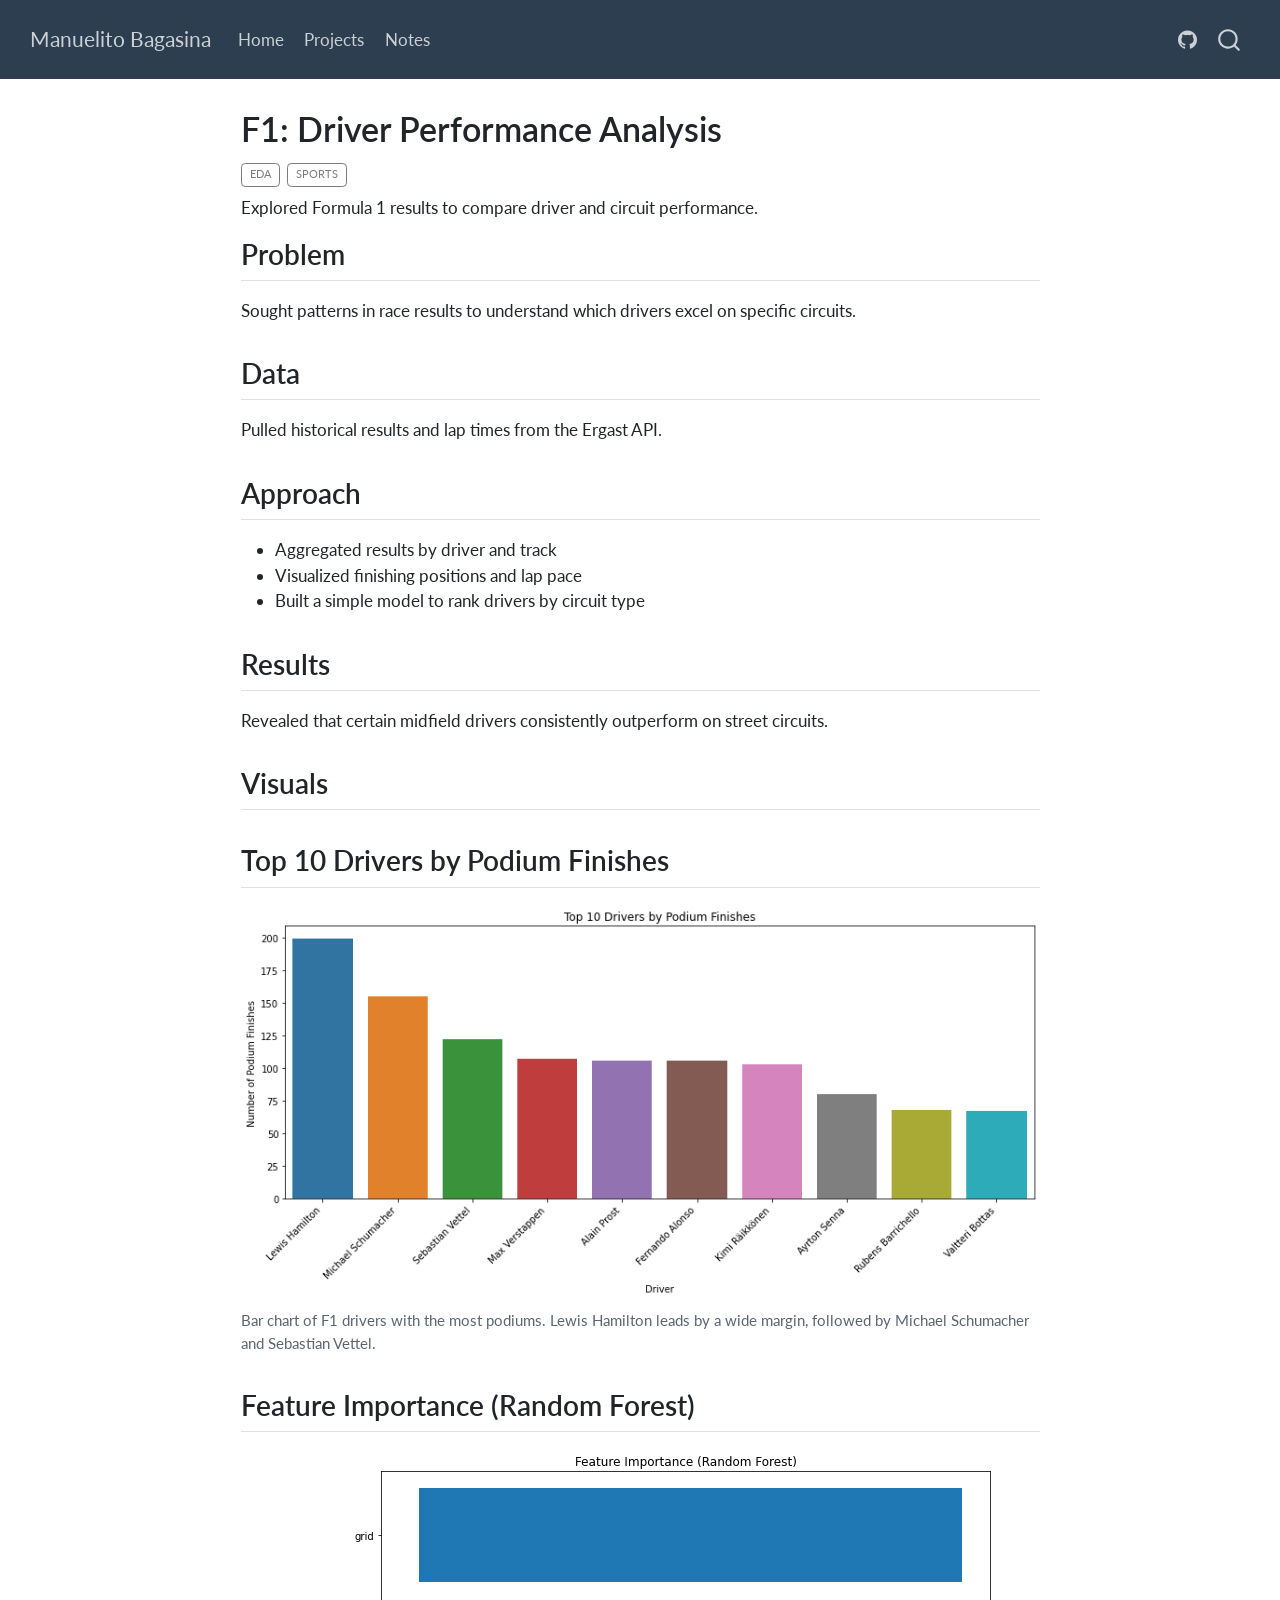
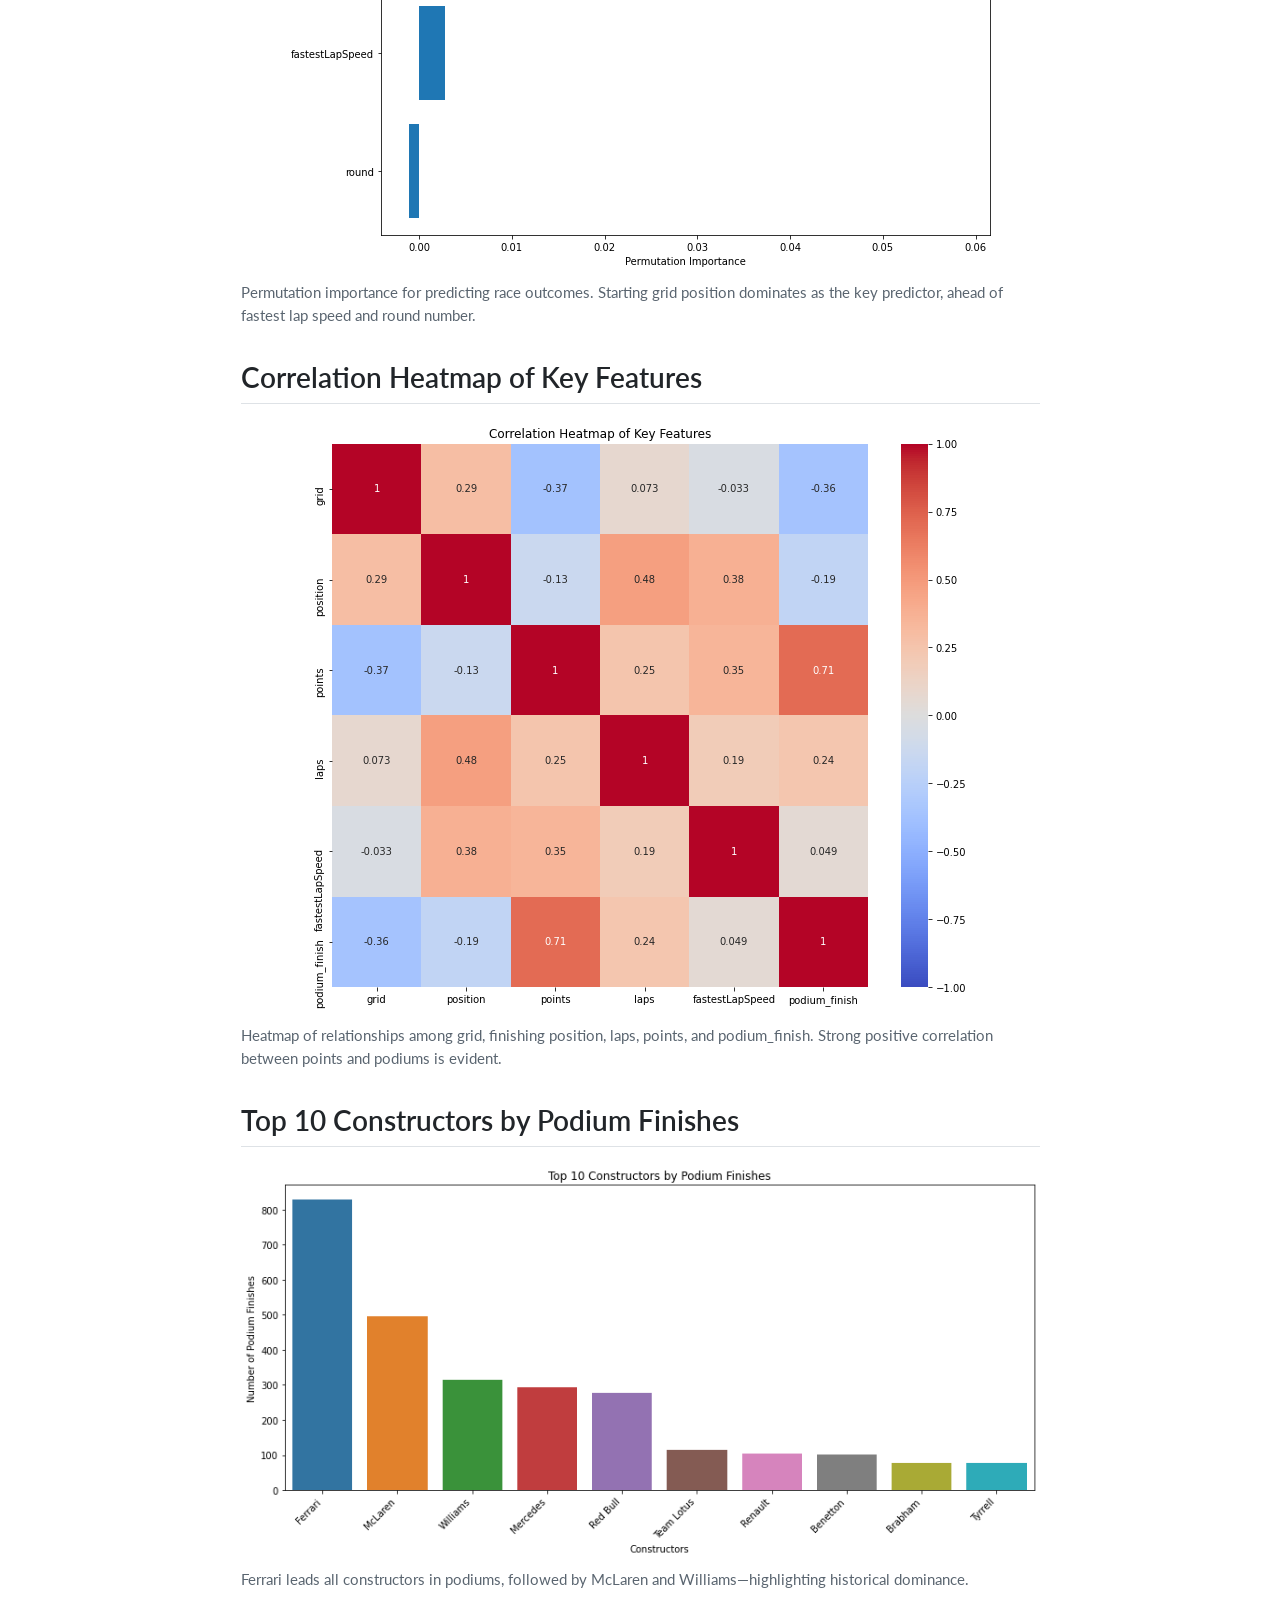
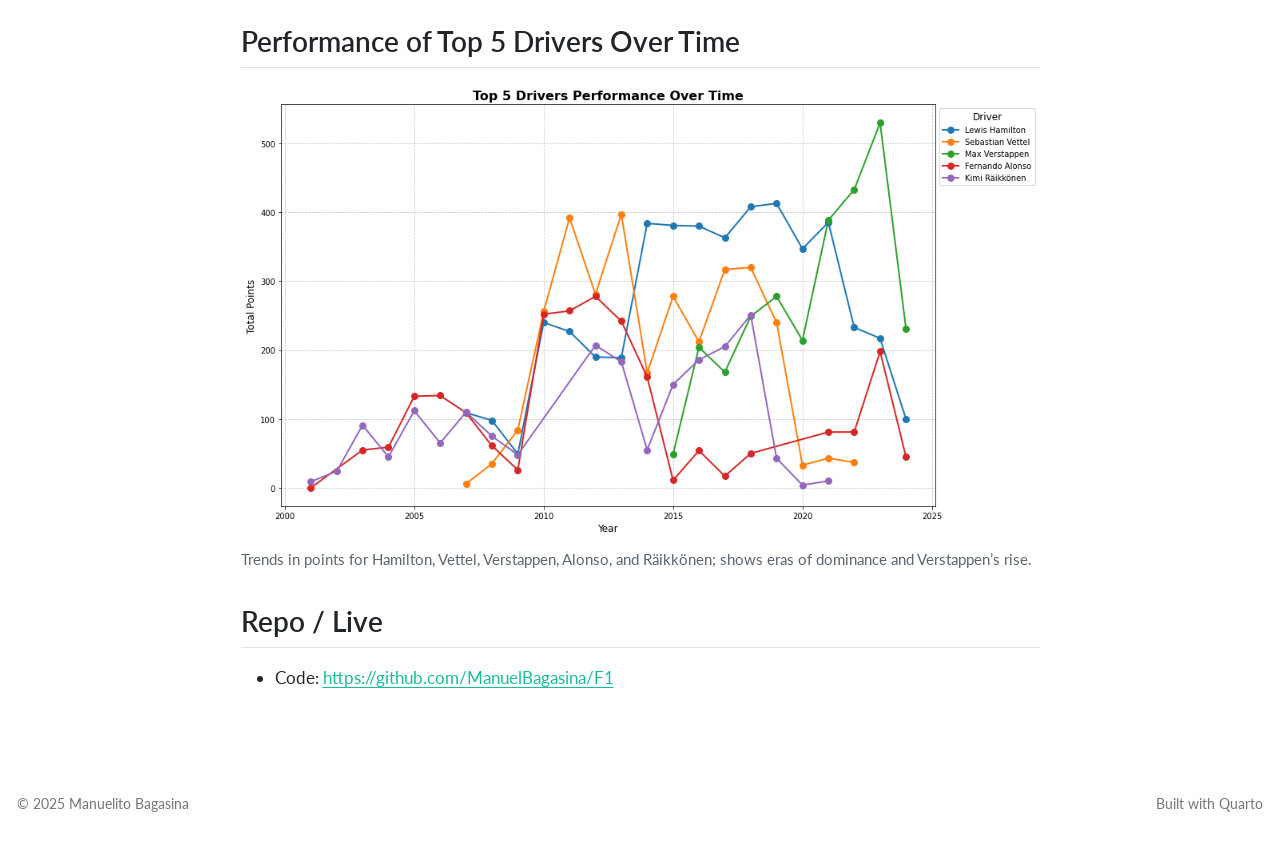
<file: projects/f1.html>
<!DOCTYPE html>
<html xmlns="http://www.w3.org/1999/xhtml" lang="en" xml:lang="en"><head>

<meta charset="utf-8">
<meta name="generator" content="quarto-1.7.33">

<meta name="viewport" content="width=device-width, initial-scale=1.0, user-scalable=yes">

<meta name="description" content="Explored Formula 1 results to compare driver and circuit performance.">

<title>F1: Driver Performance Analysis – Manuelito Bagasina</title>
<style>
code{white-space: pre-wrap;}
span.smallcaps{font-variant: small-caps;}
div.columns{display: flex; gap: min(4vw, 1.5em);}
div.column{flex: auto; overflow-x: auto;}
div.hanging-indent{margin-left: 1.5em; text-indent: -1.5em;}
ul.task-list{list-style: none;}
ul.task-list li input[type="checkbox"] {
  width: 0.8em;
  margin: 0 0.8em 0.2em -1em; /* quarto-specific, see https://github.com/quarto-dev/quarto-cli/issues/4556 */ 
  vertical-align: middle;
}
</style>


<script src="../site_libs/quarto-nav/quarto-nav.js"></script>
<script src="../site_libs/quarto-nav/headroom.min.js"></script>
<script src="../site_libs/clipboard/clipboard.min.js"></script>
<script src="../site_libs/quarto-search/autocomplete.umd.js"></script>
<script src="../site_libs/quarto-search/fuse.min.js"></script>
<script src="../site_libs/quarto-search/quarto-search.js"></script>
<meta name="quarto:offset" content="../">
<script src="../site_libs/quarto-html/quarto.js" type="module"></script>
<script src="../site_libs/quarto-html/tabsets/tabsets.js" type="module"></script>
<script src="../site_libs/quarto-html/popper.min.js"></script>
<script src="../site_libs/quarto-html/tippy.umd.min.js"></script>
<script src="../site_libs/quarto-html/anchor.min.js"></script>
<link href="../site_libs/quarto-html/tippy.css" rel="stylesheet">
<link href="../site_libs/quarto-html/quarto-syntax-highlighting-ea385d0e468b0dd5ea5bf0780b1290d9.css" rel="stylesheet" id="quarto-text-highlighting-styles">
<script src="../site_libs/bootstrap/bootstrap.min.js"></script>
<link href="../site_libs/bootstrap/bootstrap-icons.css" rel="stylesheet">
<link href="../site_libs/bootstrap/bootstrap-cc63fce9873912f1bbbccf05079cc9ea.min.css" rel="stylesheet" append-hash="true" id="quarto-bootstrap" data-mode="light">
<script id="quarto-search-options" type="application/json">{
  "location": "navbar",
  "copy-button": false,
  "collapse-after": 3,
  "panel-placement": "end",
  "type": "overlay",
  "limit": 50,
  "keyboard-shortcut": [
    "f",
    "/",
    "s"
  ],
  "show-item-context": false,
  "language": {
    "search-no-results-text": "No results",
    "search-matching-documents-text": "matching documents",
    "search-copy-link-title": "Copy link to search",
    "search-hide-matches-text": "Hide additional matches",
    "search-more-match-text": "more match in this document",
    "search-more-matches-text": "more matches in this document",
    "search-clear-button-title": "Clear",
    "search-text-placeholder": "",
    "search-detached-cancel-button-title": "Cancel",
    "search-submit-button-title": "Submit",
    "search-label": "Search"
  }
}</script>


<link rel="stylesheet" href="../styles.css">
</head>

<body class="nav-fixed fullcontent quarto-light">

<div id="quarto-search-results"></div>
  <header id="quarto-header" class="headroom fixed-top">
    <nav class="navbar navbar-expand-lg " data-bs-theme="dark">
      <div class="navbar-container container-fluid">
      <div class="navbar-brand-container mx-auto">
    <a class="navbar-brand" href="../index.html">
    <span class="navbar-title">Manuelito Bagasina</span>
    </a>
  </div>
            <div id="quarto-search" class="" title="Search"></div>
          <button class="navbar-toggler" type="button" data-bs-toggle="collapse" data-bs-target="#navbarCollapse" aria-controls="navbarCollapse" role="menu" aria-expanded="false" aria-label="Toggle navigation" onclick="if (window.quartoToggleHeadroom) { window.quartoToggleHeadroom(); }">
  <span class="navbar-toggler-icon"></span>
</button>
          <div class="collapse navbar-collapse" id="navbarCollapse">
            <ul class="navbar-nav navbar-nav-scroll me-auto">
  <li class="nav-item">
    <a class="nav-link" href="../index.html"> 
<span class="menu-text">Home</span></a>
  </li>  
  <li class="nav-item">
    <a class="nav-link" href="../projects.html"> 
<span class="menu-text">Projects</span></a>
  </li>  
  <li class="nav-item">
    <a class="nav-link" href="../notes.html"> 
<span class="menu-text">Notes</span></a>
  </li>  
</ul>
            <ul class="navbar-nav navbar-nav-scroll ms-auto">
  <li class="nav-item compact">
    <a class="nav-link" href="https://github.com/ManuelBagasina"> <i class="bi bi-github" role="img">
</i> 
<span class="menu-text"></span></a>
  </li>  
</ul>
          </div> <!-- /navcollapse -->
            <div class="quarto-navbar-tools">
</div>
      </div> <!-- /container-fluid -->
    </nav>
</header>
<!-- content -->
<div id="quarto-content" class="quarto-container page-columns page-rows-contents page-layout-article page-navbar">
<!-- sidebar -->
<!-- margin-sidebar -->
    
<!-- main -->
<main class="content" id="quarto-document-content">

<header id="title-block-header" class="quarto-title-block default">
<div class="quarto-title">
<h1 class="title">F1: Driver Performance Analysis</h1>
  <div class="quarto-categories">
    <div class="quarto-category">EDA</div>
    <div class="quarto-category">Sports</div>
  </div>
  </div>

<div>
  <div class="description">
    Explored Formula 1 results to compare driver and circuit performance.
  </div>
</div>


<div class="quarto-title-meta">

    
  
    
  </div>
  


</header>


<section id="problem" class="level2">
<h2 class="anchored" data-anchor-id="problem">Problem</h2>
<p>Sought patterns in race results to understand which drivers excel on specific circuits.</p>
</section>
<section id="data" class="level2">
<h2 class="anchored" data-anchor-id="data">Data</h2>
<p>Pulled historical results and lap times from the Ergast API.</p>
</section>
<section id="approach" class="level2">
<h2 class="anchored" data-anchor-id="approach">Approach</h2>
<ul>
<li>Aggregated results by driver and track</li>
<li>Visualized finishing positions and lap pace</li>
<li>Built a simple model to rank drivers by circuit type</li>
</ul>
</section>
<section id="results" class="level2">
<h2 class="anchored" data-anchor-id="results">Results</h2>
<p>Revealed that certain midfield drivers consistently outperform on street circuits.</p>
</section>
<section id="visuals" class="level2">
<h2 class="anchored" data-anchor-id="visuals">Visuals</h2>
</section>
<section id="top-10-drivers-by-podium-finishes" class="level2">
<h2 class="anchored" data-anchor-id="top-10-drivers-by-podium-finishes">Top 10 Drivers by Podium Finishes</h2>
<div class="quarto-figure quarto-figure-center">
<figure class="figure">
<p><img src="../images/f1-1.png" class="img-fluid figure-img"></p>
<figcaption>Bar chart of F1 drivers with the most podiums. Lewis Hamilton leads by a wide margin, followed by Michael Schumacher and Sebastian Vettel.</figcaption>
</figure>
</div>
</section>
<section id="feature-importance-random-forest" class="level2">
<h2 class="anchored" data-anchor-id="feature-importance-random-forest">Feature Importance (Random Forest)</h2>
<div class="quarto-figure quarto-figure-center">
<figure class="figure">
<p><img src="../images/f1-2.png" class="img-fluid figure-img"></p>
<figcaption>Permutation importance for predicting race outcomes. Starting grid position dominates as the key predictor, ahead of fastest lap speed and round number.</figcaption>
</figure>
</div>
</section>
<section id="correlation-heatmap-of-key-features" class="level2">
<h2 class="anchored" data-anchor-id="correlation-heatmap-of-key-features">Correlation Heatmap of Key Features</h2>
<div class="quarto-figure quarto-figure-center">
<figure class="figure">
<p><img src="../images/f1-3.png" class="img-fluid figure-img"></p>
<figcaption>Heatmap of relationships among grid, finishing position, laps, points, and podium_finish. Strong positive correlation between points and podiums is evident.</figcaption>
</figure>
</div>
</section>
<section id="top-10-constructors-by-podium-finishes" class="level2">
<h2 class="anchored" data-anchor-id="top-10-constructors-by-podium-finishes">Top 10 Constructors by Podium Finishes</h2>
<div class="quarto-figure quarto-figure-center">
<figure class="figure">
<p><img src="../images/f1-4.png" class="img-fluid figure-img"></p>
<figcaption>Ferrari leads all constructors in podiums, followed by McLaren and Williams—highlighting historical dominance.</figcaption>
</figure>
</div>
</section>
<section id="performance-of-top-5-drivers-over-time" class="level2">
<h2 class="anchored" data-anchor-id="performance-of-top-5-drivers-over-time">Performance of Top 5 Drivers Over Time</h2>
<div class="quarto-figure quarto-figure-center">
<figure class="figure">
<p><img src="../images/f1-5.png" class="img-fluid figure-img"></p>
<figcaption>Trends in points for Hamilton, Vettel, Verstappen, Alonso, and Räikkönen; shows eras of dominance and Verstappen’s rise.</figcaption>
</figure>
</div>
</section>
<section id="repo-live" class="level2">
<h2 class="anchored" data-anchor-id="repo-live">Repo / Live</h2>
<ul>
<li>Code: <a href="https://github.com/ManuelBagasina/F1" class="uri">https://github.com/ManuelBagasina/F1</a></li>
</ul>


</section>

</main> <!-- /main -->
<script id="quarto-html-after-body" type="application/javascript">
  window.document.addEventListener("DOMContentLoaded", function (event) {
    const icon = "";
    const anchorJS = new window.AnchorJS();
    anchorJS.options = {
      placement: 'right',
      icon: icon
    };
    anchorJS.add('.anchored');
    const isCodeAnnotation = (el) => {
      for (const clz of el.classList) {
        if (clz.startsWith('code-annotation-')) {                     
          return true;
        }
      }
      return false;
    }
    const onCopySuccess = function(e) {
      // button target
      const button = e.trigger;
      // don't keep focus
      button.blur();
      // flash "checked"
      button.classList.add('code-copy-button-checked');
      var currentTitle = button.getAttribute("title");
      button.setAttribute("title", "Copied!");
      let tooltip;
      if (window.bootstrap) {
        button.setAttribute("data-bs-toggle", "tooltip");
        button.setAttribute("data-bs-placement", "left");
        button.setAttribute("data-bs-title", "Copied!");
        tooltip = new bootstrap.Tooltip(button, 
          { trigger: "manual", 
            customClass: "code-copy-button-tooltip",
            offset: [0, -8]});
        tooltip.show();    
      }
      setTimeout(function() {
        if (tooltip) {
          tooltip.hide();
          button.removeAttribute("data-bs-title");
          button.removeAttribute("data-bs-toggle");
          button.removeAttribute("data-bs-placement");
        }
        button.setAttribute("title", currentTitle);
        button.classList.remove('code-copy-button-checked');
      }, 1000);
      // clear code selection
      e.clearSelection();
    }
    const getTextToCopy = function(trigger) {
        const codeEl = trigger.previousElementSibling.cloneNode(true);
        for (const childEl of codeEl.children) {
          if (isCodeAnnotation(childEl)) {
            childEl.remove();
          }
        }
        return codeEl.innerText;
    }
    const clipboard = new window.ClipboardJS('.code-copy-button:not([data-in-quarto-modal])', {
      text: getTextToCopy
    });
    clipboard.on('success', onCopySuccess);
    if (window.document.getElementById('quarto-embedded-source-code-modal')) {
      const clipboardModal = new window.ClipboardJS('.code-copy-button[data-in-quarto-modal]', {
        text: getTextToCopy,
        container: window.document.getElementById('quarto-embedded-source-code-modal')
      });
      clipboardModal.on('success', onCopySuccess);
    }
      var localhostRegex = new RegExp(/^(?:http|https):\/\/localhost\:?[0-9]*\//);
      var mailtoRegex = new RegExp(/^mailto:/);
        var filterRegex = new RegExp('/' + window.location.host + '/');
      var isInternal = (href) => {
          return filterRegex.test(href) || localhostRegex.test(href) || mailtoRegex.test(href);
      }
      // Inspect non-navigation links and adorn them if external
     var links = window.document.querySelectorAll('a[href]:not(.nav-link):not(.navbar-brand):not(.toc-action):not(.sidebar-link):not(.sidebar-item-toggle):not(.pagination-link):not(.no-external):not([aria-hidden]):not(.dropdown-item):not(.quarto-navigation-tool):not(.about-link)');
      for (var i=0; i<links.length; i++) {
        const link = links[i];
        if (!isInternal(link.href)) {
          // undo the damage that might have been done by quarto-nav.js in the case of
          // links that we want to consider external
          if (link.dataset.originalHref !== undefined) {
            link.href = link.dataset.originalHref;
          }
        }
      }
    function tippyHover(el, contentFn, onTriggerFn, onUntriggerFn) {
      const config = {
        allowHTML: true,
        maxWidth: 500,
        delay: 100,
        arrow: false,
        appendTo: function(el) {
            return el.parentElement;
        },
        interactive: true,
        interactiveBorder: 10,
        theme: 'quarto',
        placement: 'bottom-start',
      };
      if (contentFn) {
        config.content = contentFn;
      }
      if (onTriggerFn) {
        config.onTrigger = onTriggerFn;
      }
      if (onUntriggerFn) {
        config.onUntrigger = onUntriggerFn;
      }
      window.tippy(el, config); 
    }
    const noterefs = window.document.querySelectorAll('a[role="doc-noteref"]');
    for (var i=0; i<noterefs.length; i++) {
      const ref = noterefs[i];
      tippyHover(ref, function() {
        // use id or data attribute instead here
        let href = ref.getAttribute('data-footnote-href') || ref.getAttribute('href');
        try { href = new URL(href).hash; } catch {}
        const id = href.replace(/^#\/?/, "");
        const note = window.document.getElementById(id);
        if (note) {
          return note.innerHTML;
        } else {
          return "";
        }
      });
    }
    const xrefs = window.document.querySelectorAll('a.quarto-xref');
    const processXRef = (id, note) => {
      // Strip column container classes
      const stripColumnClz = (el) => {
        el.classList.remove("page-full", "page-columns");
        if (el.children) {
          for (const child of el.children) {
            stripColumnClz(child);
          }
        }
      }
      stripColumnClz(note)
      if (id === null || id.startsWith('sec-')) {
        // Special case sections, only their first couple elements
        const container = document.createElement("div");
        if (note.children && note.children.length > 2) {
          container.appendChild(note.children[0].cloneNode(true));
          for (let i = 1; i < note.children.length; i++) {
            const child = note.children[i];
            if (child.tagName === "P" && child.innerText === "") {
              continue;
            } else {
              container.appendChild(child.cloneNode(true));
              break;
            }
          }
          if (window.Quarto?.typesetMath) {
            window.Quarto.typesetMath(container);
          }
          return container.innerHTML
        } else {
          if (window.Quarto?.typesetMath) {
            window.Quarto.typesetMath(note);
          }
          return note.innerHTML;
        }
      } else {
        // Remove any anchor links if they are present
        const anchorLink = note.querySelector('a.anchorjs-link');
        if (anchorLink) {
          anchorLink.remove();
        }
        if (window.Quarto?.typesetMath) {
          window.Quarto.typesetMath(note);
        }
        if (note.classList.contains("callout")) {
          return note.outerHTML;
        } else {
          return note.innerHTML;
        }
      }
    }
    for (var i=0; i<xrefs.length; i++) {
      const xref = xrefs[i];
      tippyHover(xref, undefined, function(instance) {
        instance.disable();
        let url = xref.getAttribute('href');
        let hash = undefined; 
        if (url.startsWith('#')) {
          hash = url;
        } else {
          try { hash = new URL(url).hash; } catch {}
        }
        if (hash) {
          const id = hash.replace(/^#\/?/, "");
          const note = window.document.getElementById(id);
          if (note !== null) {
            try {
              const html = processXRef(id, note.cloneNode(true));
              instance.setContent(html);
            } finally {
              instance.enable();
              instance.show();
            }
          } else {
            // See if we can fetch this
            fetch(url.split('#')[0])
            .then(res => res.text())
            .then(html => {
              const parser = new DOMParser();
              const htmlDoc = parser.parseFromString(html, "text/html");
              const note = htmlDoc.getElementById(id);
              if (note !== null) {
                const html = processXRef(id, note);
                instance.setContent(html);
              } 
            }).finally(() => {
              instance.enable();
              instance.show();
            });
          }
        } else {
          // See if we can fetch a full url (with no hash to target)
          // This is a special case and we should probably do some content thinning / targeting
          fetch(url)
          .then(res => res.text())
          .then(html => {
            const parser = new DOMParser();
            const htmlDoc = parser.parseFromString(html, "text/html");
            const note = htmlDoc.querySelector('main.content');
            if (note !== null) {
              // This should only happen for chapter cross references
              // (since there is no id in the URL)
              // remove the first header
              if (note.children.length > 0 && note.children[0].tagName === "HEADER") {
                note.children[0].remove();
              }
              const html = processXRef(null, note);
              instance.setContent(html);
            } 
          }).finally(() => {
            instance.enable();
            instance.show();
          });
        }
      }, function(instance) {
      });
    }
        let selectedAnnoteEl;
        const selectorForAnnotation = ( cell, annotation) => {
          let cellAttr = 'data-code-cell="' + cell + '"';
          let lineAttr = 'data-code-annotation="' +  annotation + '"';
          const selector = 'span[' + cellAttr + '][' + lineAttr + ']';
          return selector;
        }
        const selectCodeLines = (annoteEl) => {
          const doc = window.document;
          const targetCell = annoteEl.getAttribute("data-target-cell");
          const targetAnnotation = annoteEl.getAttribute("data-target-annotation");
          const annoteSpan = window.document.querySelector(selectorForAnnotation(targetCell, targetAnnotation));
          const lines = annoteSpan.getAttribute("data-code-lines").split(",");
          const lineIds = lines.map((line) => {
            return targetCell + "-" + line;
          })
          let top = null;
          let height = null;
          let parent = null;
          if (lineIds.length > 0) {
              //compute the position of the single el (top and bottom and make a div)
              const el = window.document.getElementById(lineIds[0]);
              top = el.offsetTop;
              height = el.offsetHeight;
              parent = el.parentElement.parentElement;
            if (lineIds.length > 1) {
              const lastEl = window.document.getElementById(lineIds[lineIds.length - 1]);
              const bottom = lastEl.offsetTop + lastEl.offsetHeight;
              height = bottom - top;
            }
            if (top !== null && height !== null && parent !== null) {
              // cook up a div (if necessary) and position it 
              let div = window.document.getElementById("code-annotation-line-highlight");
              if (div === null) {
                div = window.document.createElement("div");
                div.setAttribute("id", "code-annotation-line-highlight");
                div.style.position = 'absolute';
                parent.appendChild(div);
              }
              div.style.top = top - 2 + "px";
              div.style.height = height + 4 + "px";
              div.style.left = 0;
              let gutterDiv = window.document.getElementById("code-annotation-line-highlight-gutter");
              if (gutterDiv === null) {
                gutterDiv = window.document.createElement("div");
                gutterDiv.setAttribute("id", "code-annotation-line-highlight-gutter");
                gutterDiv.style.position = 'absolute';
                const codeCell = window.document.getElementById(targetCell);
                const gutter = codeCell.querySelector('.code-annotation-gutter');
                gutter.appendChild(gutterDiv);
              }
              gutterDiv.style.top = top - 2 + "px";
              gutterDiv.style.height = height + 4 + "px";
            }
            selectedAnnoteEl = annoteEl;
          }
        };
        const unselectCodeLines = () => {
          const elementsIds = ["code-annotation-line-highlight", "code-annotation-line-highlight-gutter"];
          elementsIds.forEach((elId) => {
            const div = window.document.getElementById(elId);
            if (div) {
              div.remove();
            }
          });
          selectedAnnoteEl = undefined;
        };
          // Handle positioning of the toggle
      window.addEventListener(
        "resize",
        throttle(() => {
          elRect = undefined;
          if (selectedAnnoteEl) {
            selectCodeLines(selectedAnnoteEl);
          }
        }, 10)
      );
      function throttle(fn, ms) {
      let throttle = false;
      let timer;
        return (...args) => {
          if(!throttle) { // first call gets through
              fn.apply(this, args);
              throttle = true;
          } else { // all the others get throttled
              if(timer) clearTimeout(timer); // cancel #2
              timer = setTimeout(() => {
                fn.apply(this, args);
                timer = throttle = false;
              }, ms);
          }
        };
      }
        // Attach click handler to the DT
        const annoteDls = window.document.querySelectorAll('dt[data-target-cell]');
        for (const annoteDlNode of annoteDls) {
          annoteDlNode.addEventListener('click', (event) => {
            const clickedEl = event.target;
            if (clickedEl !== selectedAnnoteEl) {
              unselectCodeLines();
              const activeEl = window.document.querySelector('dt[data-target-cell].code-annotation-active');
              if (activeEl) {
                activeEl.classList.remove('code-annotation-active');
              }
              selectCodeLines(clickedEl);
              clickedEl.classList.add('code-annotation-active');
            } else {
              // Unselect the line
              unselectCodeLines();
              clickedEl.classList.remove('code-annotation-active');
            }
          });
        }
    const findCites = (el) => {
      const parentEl = el.parentElement;
      if (parentEl) {
        const cites = parentEl.dataset.cites;
        if (cites) {
          return {
            el,
            cites: cites.split(' ')
          };
        } else {
          return findCites(el.parentElement)
        }
      } else {
        return undefined;
      }
    };
    var bibliorefs = window.document.querySelectorAll('a[role="doc-biblioref"]');
    for (var i=0; i<bibliorefs.length; i++) {
      const ref = bibliorefs[i];
      const citeInfo = findCites(ref);
      if (citeInfo) {
        tippyHover(citeInfo.el, function() {
          var popup = window.document.createElement('div');
          citeInfo.cites.forEach(function(cite) {
            var citeDiv = window.document.createElement('div');
            citeDiv.classList.add('hanging-indent');
            citeDiv.classList.add('csl-entry');
            var biblioDiv = window.document.getElementById('ref-' + cite);
            if (biblioDiv) {
              citeDiv.innerHTML = biblioDiv.innerHTML;
            }
            popup.appendChild(citeDiv);
          });
          return popup.innerHTML;
        });
      }
    }
  });
  </script>
</div> <!-- /content -->
<footer class="footer">
  <div class="nav-footer">
    <div class="nav-footer-left">
<p>© 2025 Manuelito Bagasina</p>
</div>   
    <div class="nav-footer-center">
      &nbsp;
    </div>
    <div class="nav-footer-right">
<p>Built with Quarto</p>
</div>
  </div>
</footer>




</body></html>
</file>
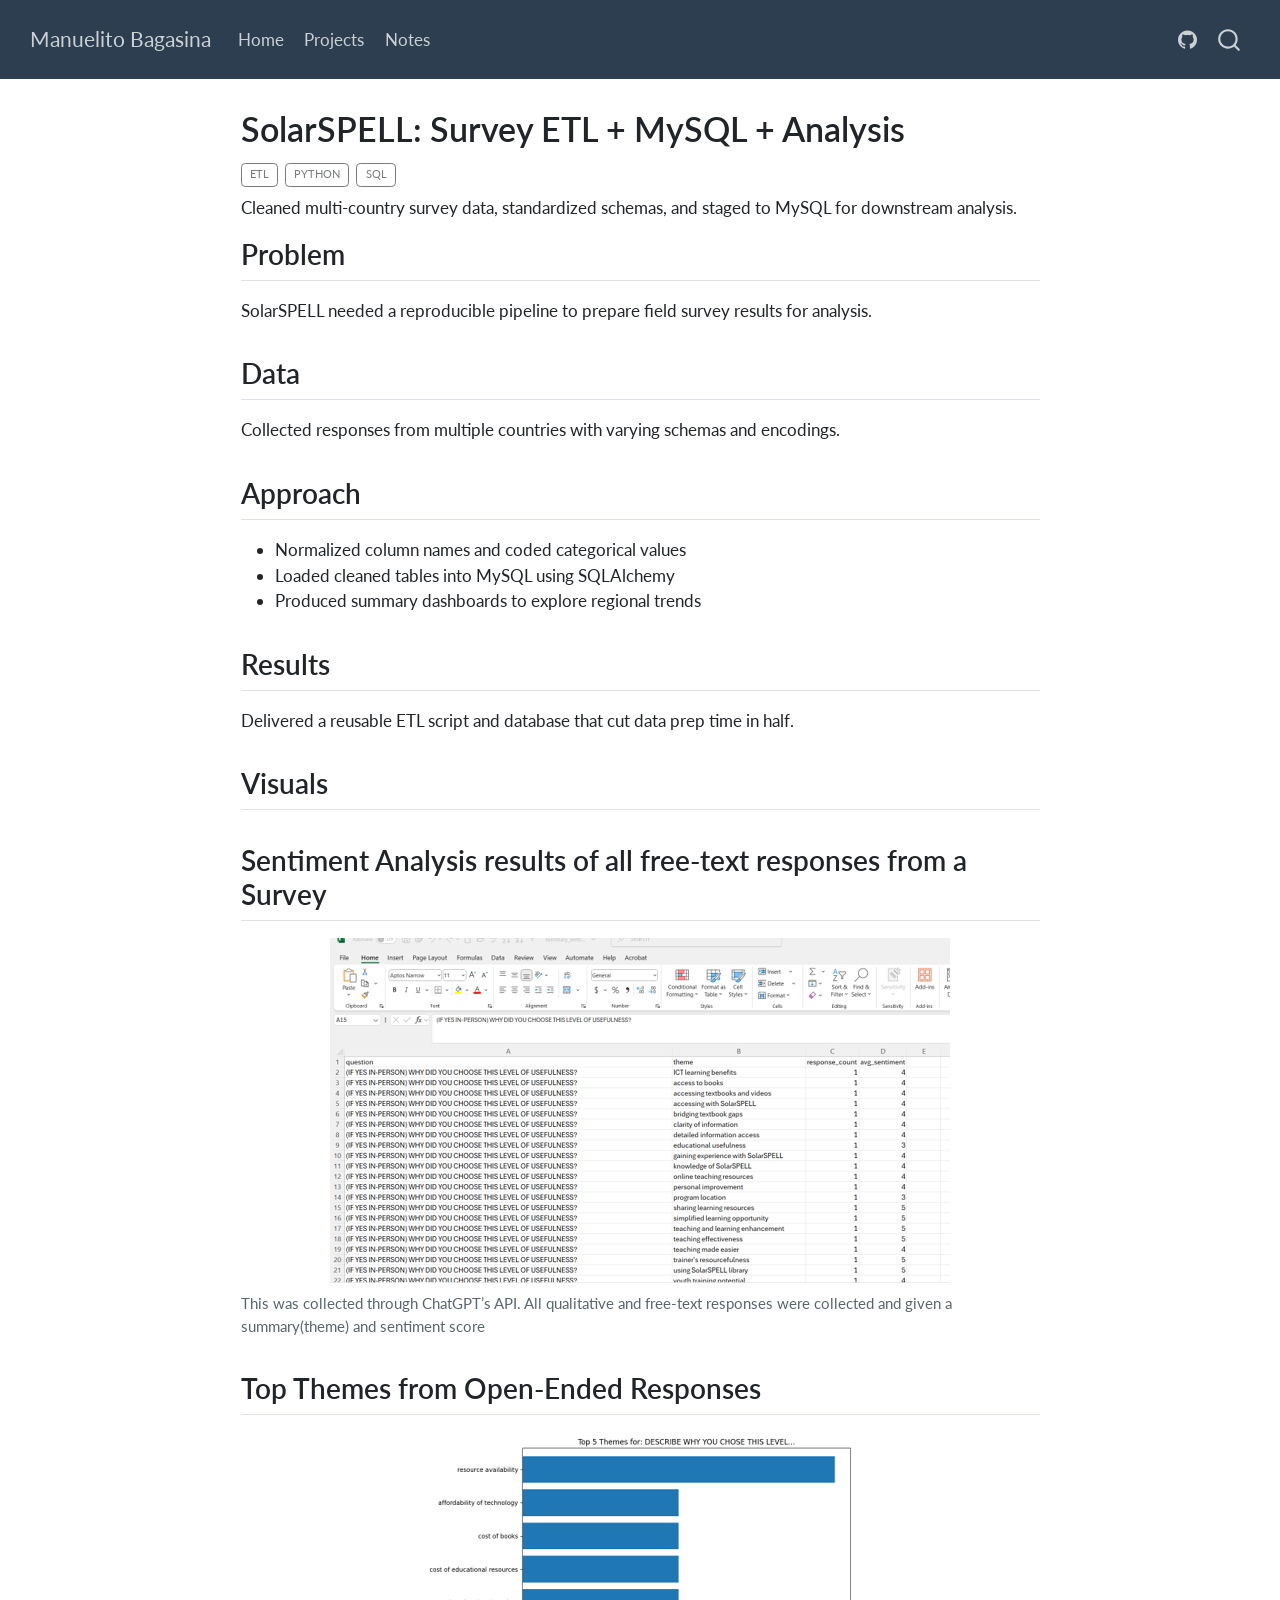
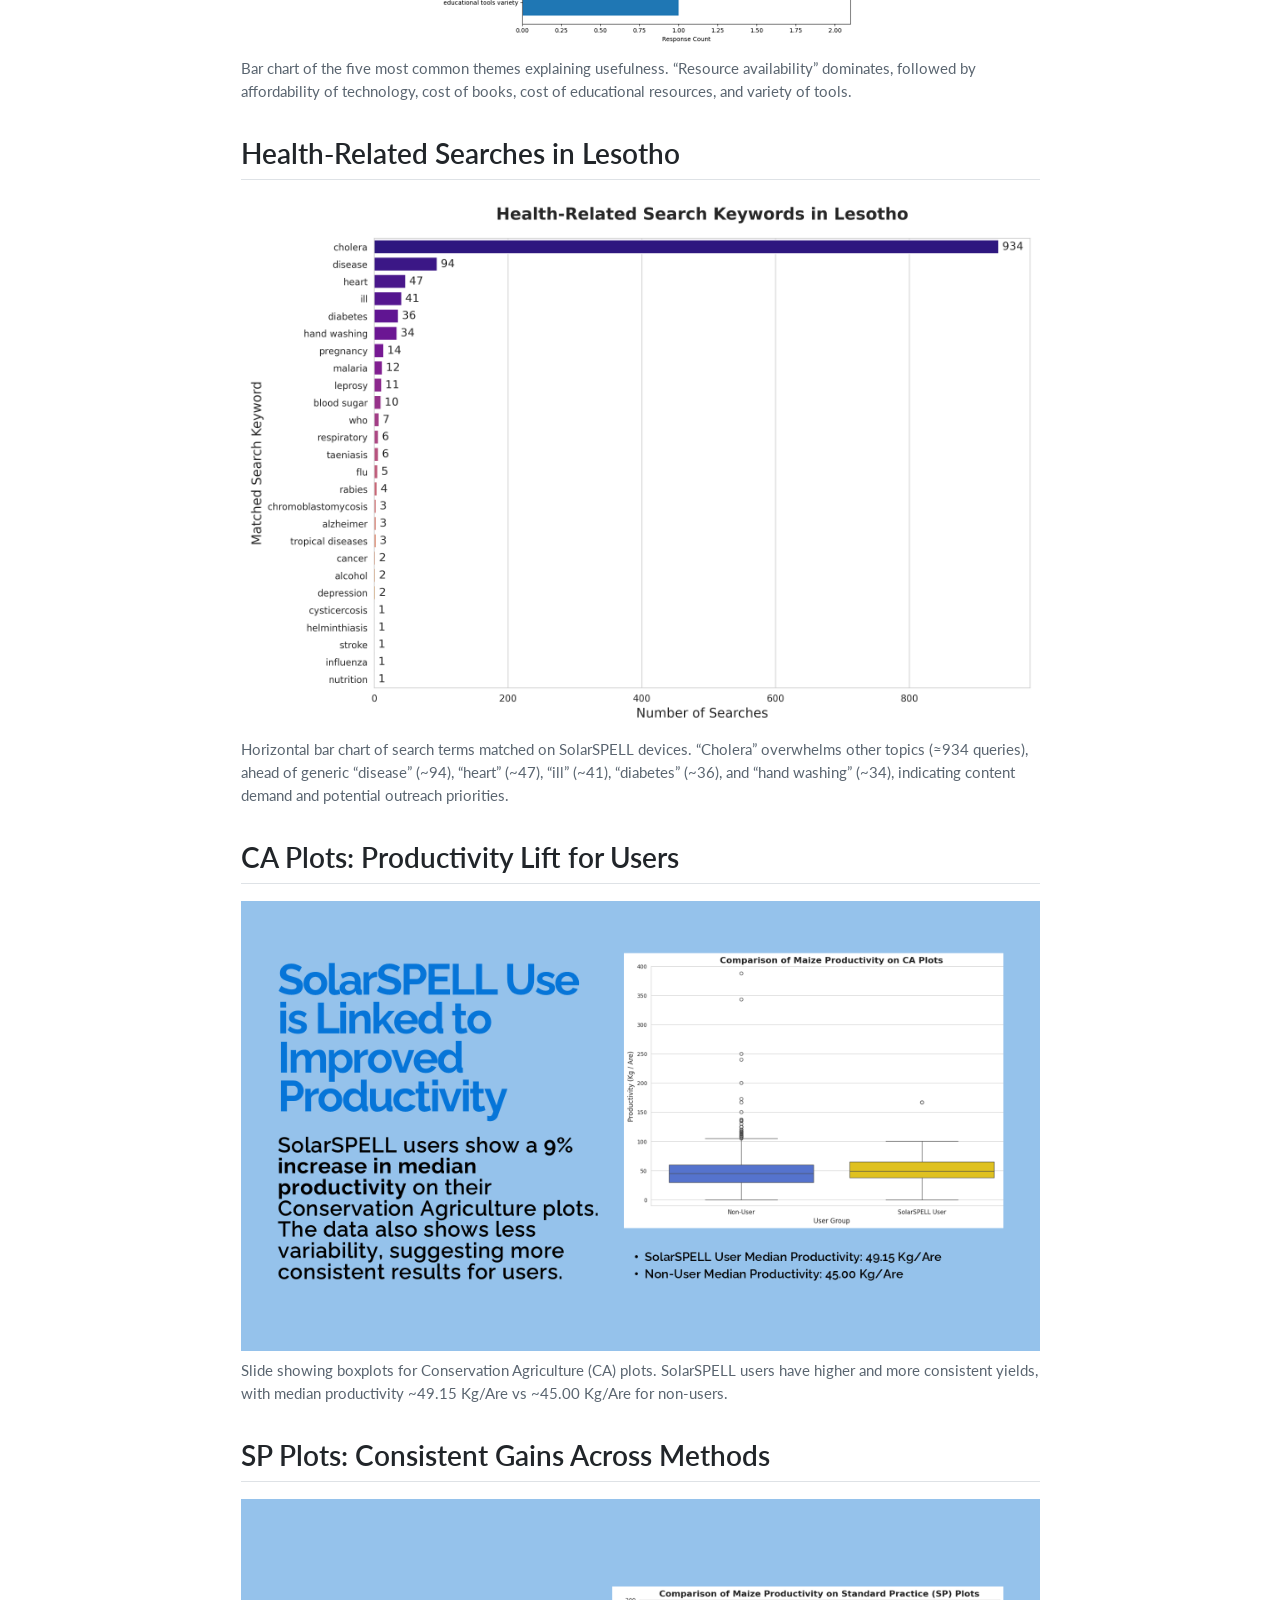
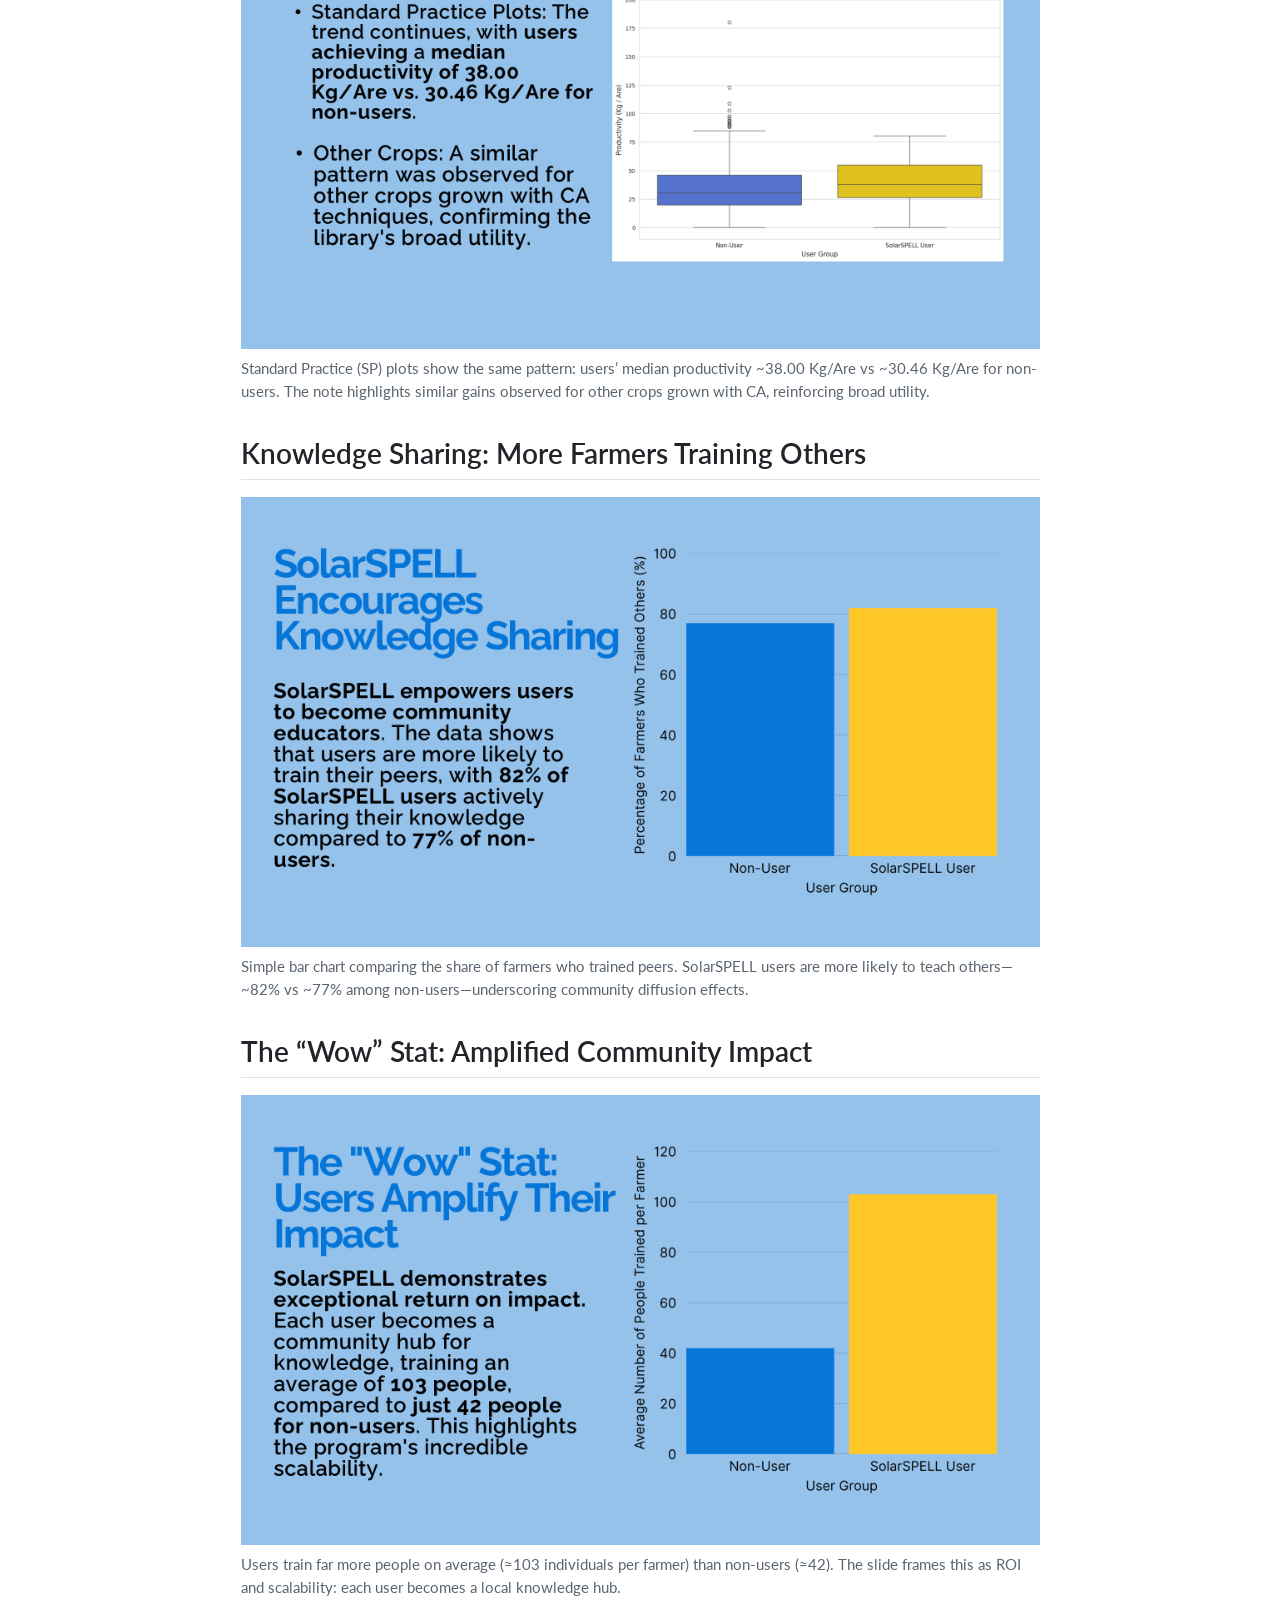
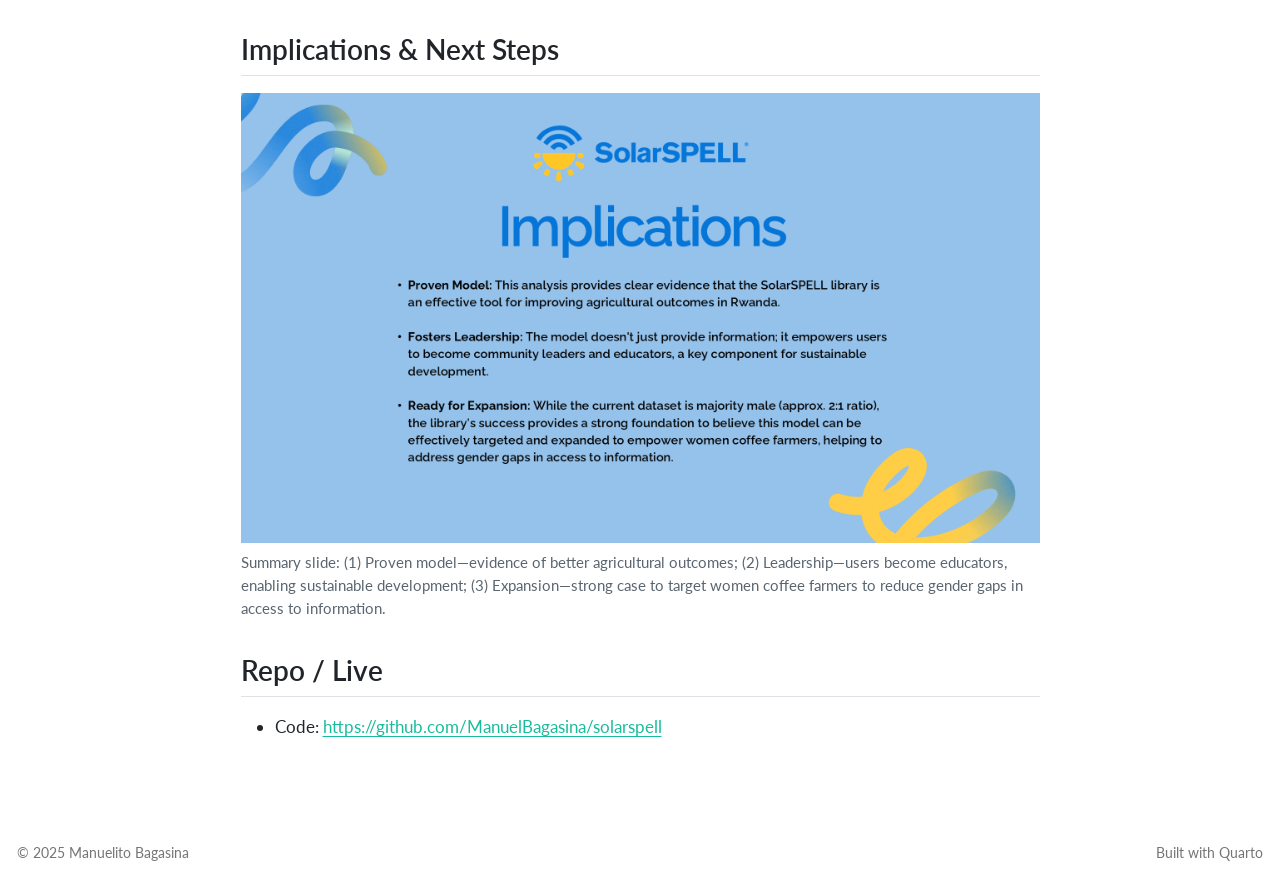
<file: projects/solarspell.html>
<!DOCTYPE html>
<html xmlns="http://www.w3.org/1999/xhtml" lang="en" xml:lang="en"><head>

<meta charset="utf-8">
<meta name="generator" content="quarto-1.7.33">

<meta name="viewport" content="width=device-width, initial-scale=1.0, user-scalable=yes">

<meta name="description" content="Cleaned multi-country survey data, standardized schemas, and staged to MySQL for downstream analysis.">

<title>SolarSPELL: Survey ETL + MySQL + Analysis – Manuelito Bagasina</title>
<style>
code{white-space: pre-wrap;}
span.smallcaps{font-variant: small-caps;}
div.columns{display: flex; gap: min(4vw, 1.5em);}
div.column{flex: auto; overflow-x: auto;}
div.hanging-indent{margin-left: 1.5em; text-indent: -1.5em;}
ul.task-list{list-style: none;}
ul.task-list li input[type="checkbox"] {
  width: 0.8em;
  margin: 0 0.8em 0.2em -1em; /* quarto-specific, see https://github.com/quarto-dev/quarto-cli/issues/4556 */ 
  vertical-align: middle;
}
</style>


<script src="../site_libs/quarto-nav/quarto-nav.js"></script>
<script src="../site_libs/quarto-nav/headroom.min.js"></script>
<script src="../site_libs/clipboard/clipboard.min.js"></script>
<script src="../site_libs/quarto-search/autocomplete.umd.js"></script>
<script src="../site_libs/quarto-search/fuse.min.js"></script>
<script src="../site_libs/quarto-search/quarto-search.js"></script>
<meta name="quarto:offset" content="../">
<script src="../site_libs/quarto-html/quarto.js" type="module"></script>
<script src="../site_libs/quarto-html/tabsets/tabsets.js" type="module"></script>
<script src="../site_libs/quarto-html/popper.min.js"></script>
<script src="../site_libs/quarto-html/tippy.umd.min.js"></script>
<script src="../site_libs/quarto-html/anchor.min.js"></script>
<link href="../site_libs/quarto-html/tippy.css" rel="stylesheet">
<link href="../site_libs/quarto-html/quarto-syntax-highlighting-ea385d0e468b0dd5ea5bf0780b1290d9.css" rel="stylesheet" id="quarto-text-highlighting-styles">
<script src="../site_libs/bootstrap/bootstrap.min.js"></script>
<link href="../site_libs/bootstrap/bootstrap-icons.css" rel="stylesheet">
<link href="../site_libs/bootstrap/bootstrap-cc63fce9873912f1bbbccf05079cc9ea.min.css" rel="stylesheet" append-hash="true" id="quarto-bootstrap" data-mode="light">
<script id="quarto-search-options" type="application/json">{
  "location": "navbar",
  "copy-button": false,
  "collapse-after": 3,
  "panel-placement": "end",
  "type": "overlay",
  "limit": 50,
  "keyboard-shortcut": [
    "f",
    "/",
    "s"
  ],
  "show-item-context": false,
  "language": {
    "search-no-results-text": "No results",
    "search-matching-documents-text": "matching documents",
    "search-copy-link-title": "Copy link to search",
    "search-hide-matches-text": "Hide additional matches",
    "search-more-match-text": "more match in this document",
    "search-more-matches-text": "more matches in this document",
    "search-clear-button-title": "Clear",
    "search-text-placeholder": "",
    "search-detached-cancel-button-title": "Cancel",
    "search-submit-button-title": "Submit",
    "search-label": "Search"
  }
}</script>


<link rel="stylesheet" href="../styles.css">
</head>

<body class="nav-fixed fullcontent quarto-light">

<div id="quarto-search-results"></div>
  <header id="quarto-header" class="headroom fixed-top">
    <nav class="navbar navbar-expand-lg " data-bs-theme="dark">
      <div class="navbar-container container-fluid">
      <div class="navbar-brand-container mx-auto">
    <a class="navbar-brand" href="../index.html">
    <span class="navbar-title">Manuelito Bagasina</span>
    </a>
  </div>
            <div id="quarto-search" class="" title="Search"></div>
          <button class="navbar-toggler" type="button" data-bs-toggle="collapse" data-bs-target="#navbarCollapse" aria-controls="navbarCollapse" role="menu" aria-expanded="false" aria-label="Toggle navigation" onclick="if (window.quartoToggleHeadroom) { window.quartoToggleHeadroom(); }">
  <span class="navbar-toggler-icon"></span>
</button>
          <div class="collapse navbar-collapse" id="navbarCollapse">
            <ul class="navbar-nav navbar-nav-scroll me-auto">
  <li class="nav-item">
    <a class="nav-link" href="../index.html"> 
<span class="menu-text">Home</span></a>
  </li>  
  <li class="nav-item">
    <a class="nav-link" href="../projects.html"> 
<span class="menu-text">Projects</span></a>
  </li>  
  <li class="nav-item">
    <a class="nav-link" href="../notes.html"> 
<span class="menu-text">Notes</span></a>
  </li>  
</ul>
            <ul class="navbar-nav navbar-nav-scroll ms-auto">
  <li class="nav-item compact">
    <a class="nav-link" href="https://github.com/ManuelBagasina"> <i class="bi bi-github" role="img">
</i> 
<span class="menu-text"></span></a>
  </li>  
</ul>
          </div> <!-- /navcollapse -->
            <div class="quarto-navbar-tools">
</div>
      </div> <!-- /container-fluid -->
    </nav>
</header>
<!-- content -->
<div id="quarto-content" class="quarto-container page-columns page-rows-contents page-layout-article page-navbar">
<!-- sidebar -->
<!-- margin-sidebar -->
    
<!-- main -->
<main class="content" id="quarto-document-content">

<header id="title-block-header" class="quarto-title-block default">
<div class="quarto-title">
<h1 class="title">SolarSPELL: Survey ETL + MySQL + Analysis</h1>
  <div class="quarto-categories">
    <div class="quarto-category">ETL</div>
    <div class="quarto-category">Python</div>
    <div class="quarto-category">SQL</div>
  </div>
  </div>

<div>
  <div class="description">
    Cleaned multi-country survey data, standardized schemas, and staged to MySQL for downstream analysis.
  </div>
</div>


<div class="quarto-title-meta">

    
  
    
  </div>
  


</header>


<section id="problem" class="level2">
<h2 class="anchored" data-anchor-id="problem">Problem</h2>
<p>SolarSPELL needed a reproducible pipeline to prepare field survey results for analysis.</p>
</section>
<section id="data" class="level2">
<h2 class="anchored" data-anchor-id="data">Data</h2>
<p>Collected responses from multiple countries with varying schemas and encodings.</p>
</section>
<section id="approach" class="level2">
<h2 class="anchored" data-anchor-id="approach">Approach</h2>
<ul>
<li>Normalized column names and coded categorical values</li>
<li>Loaded cleaned tables into MySQL using SQLAlchemy</li>
<li>Produced summary dashboards to explore regional trends</li>
</ul>
</section>
<section id="results" class="level2">
<h2 class="anchored" data-anchor-id="results">Results</h2>
<p>Delivered a reusable ETL script and database that cut data prep time in half.</p>
</section>
<section id="visuals" class="level2">
<h2 class="anchored" data-anchor-id="visuals">Visuals</h2>
</section>
<section id="sentiment-analysis-results-of-all-free-text-responses-from-a-survey" class="level2">
<h2 class="anchored" data-anchor-id="sentiment-analysis-results-of-all-free-text-responses-from-a-survey">Sentiment Analysis results of all free-text responses from a Survey</h2>
<div class="quarto-figure quarto-figure-center">
<figure class="figure">
<p><img src="../images/solarspell1.png" class="img-fluid figure-img"></p>
<figcaption>This was collected through ChatGPT’s API. All qualitative and free-text responses were collected and given a summary(theme) and sentiment score</figcaption>
</figure>
</div>
</section>
<section id="top-themes-from-open-ended-responses" class="level2">
<h2 class="anchored" data-anchor-id="top-themes-from-open-ended-responses">Top Themes from Open-Ended Responses</h2>
<div class="quarto-figure quarto-figure-center">
<figure class="figure">
<p><img src="../images/solarspell2.png" class="img-fluid figure-img"></p>
<figcaption>Bar chart of the five most common themes explaining usefulness. “Resource availability” dominates, followed by affordability of technology, cost of books, cost of educational resources, and variety of tools.</figcaption>
</figure>
</div>
</section>
<section id="health-related-searches-in-lesotho" class="level2">
<h2 class="anchored" data-anchor-id="health-related-searches-in-lesotho">Health-Related Searches in Lesotho</h2>
<div class="quarto-figure quarto-figure-center">
<figure class="figure">
<p><img src="../images/solarspell3.png" class="img-fluid figure-img"></p>
<figcaption>Horizontal bar chart of search terms matched on SolarSPELL devices. “Cholera” overwhelms other topics (≈934 queries), ahead of generic “disease” (~94), “heart” (~47), “ill” (~41), “diabetes” (~36), and “hand washing” (~34), indicating content demand and potential outreach priorities.</figcaption>
</figure>
</div>
</section>
<section id="ca-plots-productivity-lift-for-users" class="level2">
<h2 class="anchored" data-anchor-id="ca-plots-productivity-lift-for-users">CA Plots: Productivity Lift for Users</h2>
<div class="quarto-figure quarto-figure-center">
<figure class="figure">
<p><img src="../images/solarspell4.png" class="img-fluid figure-img"></p>
<figcaption>Slide showing boxplots for Conservation Agriculture (CA) plots. SolarSPELL users have higher and more consistent yields, with median productivity ~49.15 Kg/Are vs ~45.00 Kg/Are for non-users.</figcaption>
</figure>
</div>
</section>
<section id="sp-plots-consistent-gains-across-methods" class="level2">
<h2 class="anchored" data-anchor-id="sp-plots-consistent-gains-across-methods">SP Plots: Consistent Gains Across Methods</h2>
<div class="quarto-figure quarto-figure-center">
<figure class="figure">
<p><img src="../images/solarspell5.png" class="img-fluid figure-img"></p>
<figcaption>Standard Practice (SP) plots show the same pattern: users’ median productivity ~38.00 Kg/Are vs ~30.46 Kg/Are for non-users. The note highlights similar gains observed for other crops grown with CA, reinforcing broad utility.</figcaption>
</figure>
</div>
</section>
<section id="knowledge-sharing-more-farmers-training-others" class="level2">
<h2 class="anchored" data-anchor-id="knowledge-sharing-more-farmers-training-others">Knowledge Sharing: More Farmers Training Others</h2>
<div class="quarto-figure quarto-figure-center">
<figure class="figure">
<p><img src="../images/solarspell6.png" class="img-fluid figure-img"></p>
<figcaption>Simple bar chart comparing the share of farmers who trained peers. SolarSPELL users are more likely to teach others—~82% vs ~77% among non-users—underscoring community diffusion effects.</figcaption>
</figure>
</div>
</section>
<section id="the-wow-stat-amplified-community-impact" class="level2">
<h2 class="anchored" data-anchor-id="the-wow-stat-amplified-community-impact">The “Wow” Stat: Amplified Community Impact</h2>
<div class="quarto-figure quarto-figure-center">
<figure class="figure">
<p><img src="../images/solarspell7.png" class="img-fluid figure-img"></p>
<figcaption>Users train far more people on average (≈103 individuals per farmer) than non-users (≈42). The slide frames this as ROI and scalability: each user becomes a local knowledge hub.</figcaption>
</figure>
</div>
</section>
<section id="implications-next-steps" class="level2">
<h2 class="anchored" data-anchor-id="implications-next-steps">Implications &amp; Next Steps</h2>
<div class="quarto-figure quarto-figure-center">
<figure class="figure">
<p><img src="../images/solarspell8.png" class="img-fluid figure-img"></p>
<figcaption>Summary slide: (1) Proven model—evidence of better agricultural outcomes; (2) Leadership—users become educators, enabling sustainable development; (3) Expansion—strong case to target women coffee farmers to reduce gender gaps in access to information.</figcaption>
</figure>
</div>
</section>
<section id="repo-live" class="level2">
<h2 class="anchored" data-anchor-id="repo-live">Repo / Live</h2>
<ul>
<li>Code: <a href="https://github.com/ManuelBagasina/solarspell" class="uri">https://github.com/ManuelBagasina/solarspell</a></li>
</ul>


</section>

</main> <!-- /main -->
<script id="quarto-html-after-body" type="application/javascript">
  window.document.addEventListener("DOMContentLoaded", function (event) {
    const icon = "";
    const anchorJS = new window.AnchorJS();
    anchorJS.options = {
      placement: 'right',
      icon: icon
    };
    anchorJS.add('.anchored');
    const isCodeAnnotation = (el) => {
      for (const clz of el.classList) {
        if (clz.startsWith('code-annotation-')) {                     
          return true;
        }
      }
      return false;
    }
    const onCopySuccess = function(e) {
      // button target
      const button = e.trigger;
      // don't keep focus
      button.blur();
      // flash "checked"
      button.classList.add('code-copy-button-checked');
      var currentTitle = button.getAttribute("title");
      button.setAttribute("title", "Copied!");
      let tooltip;
      if (window.bootstrap) {
        button.setAttribute("data-bs-toggle", "tooltip");
        button.setAttribute("data-bs-placement", "left");
        button.setAttribute("data-bs-title", "Copied!");
        tooltip = new bootstrap.Tooltip(button, 
          { trigger: "manual", 
            customClass: "code-copy-button-tooltip",
            offset: [0, -8]});
        tooltip.show();    
      }
      setTimeout(function() {
        if (tooltip) {
          tooltip.hide();
          button.removeAttribute("data-bs-title");
          button.removeAttribute("data-bs-toggle");
          button.removeAttribute("data-bs-placement");
        }
        button.setAttribute("title", currentTitle);
        button.classList.remove('code-copy-button-checked');
      }, 1000);
      // clear code selection
      e.clearSelection();
    }
    const getTextToCopy = function(trigger) {
        const codeEl = trigger.previousElementSibling.cloneNode(true);
        for (const childEl of codeEl.children) {
          if (isCodeAnnotation(childEl)) {
            childEl.remove();
          }
        }
        return codeEl.innerText;
    }
    const clipboard = new window.ClipboardJS('.code-copy-button:not([data-in-quarto-modal])', {
      text: getTextToCopy
    });
    clipboard.on('success', onCopySuccess);
    if (window.document.getElementById('quarto-embedded-source-code-modal')) {
      const clipboardModal = new window.ClipboardJS('.code-copy-button[data-in-quarto-modal]', {
        text: getTextToCopy,
        container: window.document.getElementById('quarto-embedded-source-code-modal')
      });
      clipboardModal.on('success', onCopySuccess);
    }
      var localhostRegex = new RegExp(/^(?:http|https):\/\/localhost\:?[0-9]*\//);
      var mailtoRegex = new RegExp(/^mailto:/);
        var filterRegex = new RegExp('/' + window.location.host + '/');
      var isInternal = (href) => {
          return filterRegex.test(href) || localhostRegex.test(href) || mailtoRegex.test(href);
      }
      // Inspect non-navigation links and adorn them if external
     var links = window.document.querySelectorAll('a[href]:not(.nav-link):not(.navbar-brand):not(.toc-action):not(.sidebar-link):not(.sidebar-item-toggle):not(.pagination-link):not(.no-external):not([aria-hidden]):not(.dropdown-item):not(.quarto-navigation-tool):not(.about-link)');
      for (var i=0; i<links.length; i++) {
        const link = links[i];
        if (!isInternal(link.href)) {
          // undo the damage that might have been done by quarto-nav.js in the case of
          // links that we want to consider external
          if (link.dataset.originalHref !== undefined) {
            link.href = link.dataset.originalHref;
          }
        }
      }
    function tippyHover(el, contentFn, onTriggerFn, onUntriggerFn) {
      const config = {
        allowHTML: true,
        maxWidth: 500,
        delay: 100,
        arrow: false,
        appendTo: function(el) {
            return el.parentElement;
        },
        interactive: true,
        interactiveBorder: 10,
        theme: 'quarto',
        placement: 'bottom-start',
      };
      if (contentFn) {
        config.content = contentFn;
      }
      if (onTriggerFn) {
        config.onTrigger = onTriggerFn;
      }
      if (onUntriggerFn) {
        config.onUntrigger = onUntriggerFn;
      }
      window.tippy(el, config); 
    }
    const noterefs = window.document.querySelectorAll('a[role="doc-noteref"]');
    for (var i=0; i<noterefs.length; i++) {
      const ref = noterefs[i];
      tippyHover(ref, function() {
        // use id or data attribute instead here
        let href = ref.getAttribute('data-footnote-href') || ref.getAttribute('href');
        try { href = new URL(href).hash; } catch {}
        const id = href.replace(/^#\/?/, "");
        const note = window.document.getElementById(id);
        if (note) {
          return note.innerHTML;
        } else {
          return "";
        }
      });
    }
    const xrefs = window.document.querySelectorAll('a.quarto-xref');
    const processXRef = (id, note) => {
      // Strip column container classes
      const stripColumnClz = (el) => {
        el.classList.remove("page-full", "page-columns");
        if (el.children) {
          for (const child of el.children) {
            stripColumnClz(child);
          }
        }
      }
      stripColumnClz(note)
      if (id === null || id.startsWith('sec-')) {
        // Special case sections, only their first couple elements
        const container = document.createElement("div");
        if (note.children && note.children.length > 2) {
          container.appendChild(note.children[0].cloneNode(true));
          for (let i = 1; i < note.children.length; i++) {
            const child = note.children[i];
            if (child.tagName === "P" && child.innerText === "") {
              continue;
            } else {
              container.appendChild(child.cloneNode(true));
              break;
            }
          }
          if (window.Quarto?.typesetMath) {
            window.Quarto.typesetMath(container);
          }
          return container.innerHTML
        } else {
          if (window.Quarto?.typesetMath) {
            window.Quarto.typesetMath(note);
          }
          return note.innerHTML;
        }
      } else {
        // Remove any anchor links if they are present
        const anchorLink = note.querySelector('a.anchorjs-link');
        if (anchorLink) {
          anchorLink.remove();
        }
        if (window.Quarto?.typesetMath) {
          window.Quarto.typesetMath(note);
        }
        if (note.classList.contains("callout")) {
          return note.outerHTML;
        } else {
          return note.innerHTML;
        }
      }
    }
    for (var i=0; i<xrefs.length; i++) {
      const xref = xrefs[i];
      tippyHover(xref, undefined, function(instance) {
        instance.disable();
        let url = xref.getAttribute('href');
        let hash = undefined; 
        if (url.startsWith('#')) {
          hash = url;
        } else {
          try { hash = new URL(url).hash; } catch {}
        }
        if (hash) {
          const id = hash.replace(/^#\/?/, "");
          const note = window.document.getElementById(id);
          if (note !== null) {
            try {
              const html = processXRef(id, note.cloneNode(true));
              instance.setContent(html);
            } finally {
              instance.enable();
              instance.show();
            }
          } else {
            // See if we can fetch this
            fetch(url.split('#')[0])
            .then(res => res.text())
            .then(html => {
              const parser = new DOMParser();
              const htmlDoc = parser.parseFromString(html, "text/html");
              const note = htmlDoc.getElementById(id);
              if (note !== null) {
                const html = processXRef(id, note);
                instance.setContent(html);
              } 
            }).finally(() => {
              instance.enable();
              instance.show();
            });
          }
        } else {
          // See if we can fetch a full url (with no hash to target)
          // This is a special case and we should probably do some content thinning / targeting
          fetch(url)
          .then(res => res.text())
          .then(html => {
            const parser = new DOMParser();
            const htmlDoc = parser.parseFromString(html, "text/html");
            const note = htmlDoc.querySelector('main.content');
            if (note !== null) {
              // This should only happen for chapter cross references
              // (since there is no id in the URL)
              // remove the first header
              if (note.children.length > 0 && note.children[0].tagName === "HEADER") {
                note.children[0].remove();
              }
              const html = processXRef(null, note);
              instance.setContent(html);
            } 
          }).finally(() => {
            instance.enable();
            instance.show();
          });
        }
      }, function(instance) {
      });
    }
        let selectedAnnoteEl;
        const selectorForAnnotation = ( cell, annotation) => {
          let cellAttr = 'data-code-cell="' + cell + '"';
          let lineAttr = 'data-code-annotation="' +  annotation + '"';
          const selector = 'span[' + cellAttr + '][' + lineAttr + ']';
          return selector;
        }
        const selectCodeLines = (annoteEl) => {
          const doc = window.document;
          const targetCell = annoteEl.getAttribute("data-target-cell");
          const targetAnnotation = annoteEl.getAttribute("data-target-annotation");
          const annoteSpan = window.document.querySelector(selectorForAnnotation(targetCell, targetAnnotation));
          const lines = annoteSpan.getAttribute("data-code-lines").split(",");
          const lineIds = lines.map((line) => {
            return targetCell + "-" + line;
          })
          let top = null;
          let height = null;
          let parent = null;
          if (lineIds.length > 0) {
              //compute the position of the single el (top and bottom and make a div)
              const el = window.document.getElementById(lineIds[0]);
              top = el.offsetTop;
              height = el.offsetHeight;
              parent = el.parentElement.parentElement;
            if (lineIds.length > 1) {
              const lastEl = window.document.getElementById(lineIds[lineIds.length - 1]);
              const bottom = lastEl.offsetTop + lastEl.offsetHeight;
              height = bottom - top;
            }
            if (top !== null && height !== null && parent !== null) {
              // cook up a div (if necessary) and position it 
              let div = window.document.getElementById("code-annotation-line-highlight");
              if (div === null) {
                div = window.document.createElement("div");
                div.setAttribute("id", "code-annotation-line-highlight");
                div.style.position = 'absolute';
                parent.appendChild(div);
              }
              div.style.top = top - 2 + "px";
              div.style.height = height + 4 + "px";
              div.style.left = 0;
              let gutterDiv = window.document.getElementById("code-annotation-line-highlight-gutter");
              if (gutterDiv === null) {
                gutterDiv = window.document.createElement("div");
                gutterDiv.setAttribute("id", "code-annotation-line-highlight-gutter");
                gutterDiv.style.position = 'absolute';
                const codeCell = window.document.getElementById(targetCell);
                const gutter = codeCell.querySelector('.code-annotation-gutter');
                gutter.appendChild(gutterDiv);
              }
              gutterDiv.style.top = top - 2 + "px";
              gutterDiv.style.height = height + 4 + "px";
            }
            selectedAnnoteEl = annoteEl;
          }
        };
        const unselectCodeLines = () => {
          const elementsIds = ["code-annotation-line-highlight", "code-annotation-line-highlight-gutter"];
          elementsIds.forEach((elId) => {
            const div = window.document.getElementById(elId);
            if (div) {
              div.remove();
            }
          });
          selectedAnnoteEl = undefined;
        };
          // Handle positioning of the toggle
      window.addEventListener(
        "resize",
        throttle(() => {
          elRect = undefined;
          if (selectedAnnoteEl) {
            selectCodeLines(selectedAnnoteEl);
          }
        }, 10)
      );
      function throttle(fn, ms) {
      let throttle = false;
      let timer;
        return (...args) => {
          if(!throttle) { // first call gets through
              fn.apply(this, args);
              throttle = true;
          } else { // all the others get throttled
              if(timer) clearTimeout(timer); // cancel #2
              timer = setTimeout(() => {
                fn.apply(this, args);
                timer = throttle = false;
              }, ms);
          }
        };
      }
        // Attach click handler to the DT
        const annoteDls = window.document.querySelectorAll('dt[data-target-cell]');
        for (const annoteDlNode of annoteDls) {
          annoteDlNode.addEventListener('click', (event) => {
            const clickedEl = event.target;
            if (clickedEl !== selectedAnnoteEl) {
              unselectCodeLines();
              const activeEl = window.document.querySelector('dt[data-target-cell].code-annotation-active');
              if (activeEl) {
                activeEl.classList.remove('code-annotation-active');
              }
              selectCodeLines(clickedEl);
              clickedEl.classList.add('code-annotation-active');
            } else {
              // Unselect the line
              unselectCodeLines();
              clickedEl.classList.remove('code-annotation-active');
            }
          });
        }
    const findCites = (el) => {
      const parentEl = el.parentElement;
      if (parentEl) {
        const cites = parentEl.dataset.cites;
        if (cites) {
          return {
            el,
            cites: cites.split(' ')
          };
        } else {
          return findCites(el.parentElement)
        }
      } else {
        return undefined;
      }
    };
    var bibliorefs = window.document.querySelectorAll('a[role="doc-biblioref"]');
    for (var i=0; i<bibliorefs.length; i++) {
      const ref = bibliorefs[i];
      const citeInfo = findCites(ref);
      if (citeInfo) {
        tippyHover(citeInfo.el, function() {
          var popup = window.document.createElement('div');
          citeInfo.cites.forEach(function(cite) {
            var citeDiv = window.document.createElement('div');
            citeDiv.classList.add('hanging-indent');
            citeDiv.classList.add('csl-entry');
            var biblioDiv = window.document.getElementById('ref-' + cite);
            if (biblioDiv) {
              citeDiv.innerHTML = biblioDiv.innerHTML;
            }
            popup.appendChild(citeDiv);
          });
          return popup.innerHTML;
        });
      }
    }
  });
  </script>
</div> <!-- /content -->
<footer class="footer">
  <div class="nav-footer">
    <div class="nav-footer-left">
<p>© 2025 Manuelito Bagasina</p>
</div>   
    <div class="nav-footer-center">
      &nbsp;
    </div>
    <div class="nav-footer-right">
<p>Built with Quarto</p>
</div>
  </div>
</footer>




</body></html>
</file>
<file: site_libs/quarto-html/tippy.css>
.tippy-box[data-animation=fade][data-state=hidden]{opacity:0}[data-tippy-root]{max-width:calc(100vw - 10px)}.tippy-box{position:relative;background-color:#333;color:#fff;border-radius:4px;font-size:14px;line-height:1.4;white-space:normal;outline:0;transition-property:transform,visibility,opacity}.tippy-box[data-placement^=top]>.tippy-arrow{bottom:0}.tippy-box[data-placement^=top]>.tippy-arrow:before{bottom:-7px;left:0;border-width:8px 8px 0;border-top-color:initial;transform-origin:center top}.tippy-box[data-placement^=bottom]>.tippy-arrow{top:0}.tippy-box[data-placement^=bottom]>.tippy-arrow:before{top:-7px;left:0;border-width:0 8px 8px;border-bottom-color:initial;transform-origin:center bottom}.tippy-box[data-placement^=left]>.tippy-arrow{right:0}.tippy-box[data-placement^=left]>.tippy-arrow:before{border-width:8px 0 8px 8px;border-left-color:initial;right:-7px;transform-origin:center left}.tippy-box[data-placement^=right]>.tippy-arrow{left:0}.tippy-box[data-placement^=right]>.tippy-arrow:before{left:-7px;border-width:8px 8px 8px 0;border-right-color:initial;transform-origin:center right}.tippy-box[data-inertia][data-state=visible]{transition-timing-function:cubic-bezier(.54,1.5,.38,1.11)}.tippy-arrow{width:16px;height:16px;color:#333}.tippy-arrow:before{content:"";position:absolute;border-color:transparent;border-style:solid}.tippy-content{position:relative;padding:5px 9px;z-index:1}
</file>
<file: site_libs/quarto-html/quarto-syntax-highlighting-ea385d0e468b0dd5ea5bf0780b1290d9.css>
/* quarto syntax highlight colors */
:root {
  --quarto-hl-ot-color: #003B4F;
  --quarto-hl-at-color: #657422;
  --quarto-hl-ss-color: #20794D;
  --quarto-hl-an-color: #5E5E5E;
  --quarto-hl-fu-color: #4758AB;
  --quarto-hl-st-color: #20794D;
  --quarto-hl-cf-color: #003B4F;
  --quarto-hl-op-color: #5E5E5E;
  --quarto-hl-er-color: #AD0000;
  --quarto-hl-bn-color: #AD0000;
  --quarto-hl-al-color: #AD0000;
  --quarto-hl-va-color: #111111;
  --quarto-hl-bu-color: inherit;
  --quarto-hl-ex-color: inherit;
  --quarto-hl-pp-color: #AD0000;
  --quarto-hl-in-color: #5E5E5E;
  --quarto-hl-vs-color: #20794D;
  --quarto-hl-wa-color: #5E5E5E;
  --quarto-hl-do-color: #5E5E5E;
  --quarto-hl-im-color: #00769E;
  --quarto-hl-ch-color: #20794D;
  --quarto-hl-dt-color: #AD0000;
  --quarto-hl-fl-color: #AD0000;
  --quarto-hl-co-color: #5E5E5E;
  --quarto-hl-cv-color: #5E5E5E;
  --quarto-hl-cn-color: #8f5902;
  --quarto-hl-sc-color: #5E5E5E;
  --quarto-hl-dv-color: #AD0000;
  --quarto-hl-kw-color: #003B4F;
}

/* other quarto variables */
:root {
  --quarto-font-monospace: SFMono-Regular, Menlo, Monaco, Consolas, "Liberation Mono", "Courier New", monospace;
}

/* syntax highlight based on Pandoc's rules */
pre > code.sourceCode > span {
  color: #003B4F;
}

code.sourceCode > span {
  color: #003B4F;
}

div.sourceCode,
div.sourceCode pre.sourceCode {
  color: #003B4F;
}

/* Normal */
code span {
  color: #003B4F;
}

/* Alert */
code span.al {
  color: #AD0000;
  font-style: inherit;
}

/* Annotation */
code span.an {
  color: #5E5E5E;
  font-style: inherit;
}

/* Attribute */
code span.at {
  color: #657422;
  font-style: inherit;
}

/* BaseN */
code span.bn {
  color: #AD0000;
  font-style: inherit;
}

/* BuiltIn */
code span.bu {
  font-style: inherit;
}

/* ControlFlow */
code span.cf {
  color: #003B4F;
  font-weight: bold;
  font-style: inherit;
}

/* Char */
code span.ch {
  color: #20794D;
  font-style: inherit;
}

/* Constant */
code span.cn {
  color: #8f5902;
  font-style: inherit;
}

/* Comment */
code span.co {
  color: #5E5E5E;
  font-style: inherit;
}

/* CommentVar */
code span.cv {
  color: #5E5E5E;
  font-style: italic;
}

/* Documentation */
code span.do {
  color: #5E5E5E;
  font-style: italic;
}

/* DataType */
code span.dt {
  color: #AD0000;
  font-style: inherit;
}

/* DecVal */
code span.dv {
  color: #AD0000;
  font-style: inherit;
}

/* Error */
code span.er {
  color: #AD0000;
  font-style: inherit;
}

/* Extension */
code span.ex {
  font-style: inherit;
}

/* Float */
code span.fl {
  color: #AD0000;
  font-style: inherit;
}

/* Function */
code span.fu {
  color: #4758AB;
  font-style: inherit;
}

/* Import */
code span.im {
  color: #00769E;
  font-style: inherit;
}

/* Information */
code span.in {
  color: #5E5E5E;
  font-style: inherit;
}

/* Keyword */
code span.kw {
  color: #003B4F;
  font-weight: bold;
  font-style: inherit;
}

/* Operator */
code span.op {
  color: #5E5E5E;
  font-style: inherit;
}

/* Other */
code span.ot {
  color: #003B4F;
  font-style: inherit;
}

/* Preprocessor */
code span.pp {
  color: #AD0000;
  font-style: inherit;
}

/* SpecialChar */
code span.sc {
  color: #5E5E5E;
  font-style: inherit;
}

/* SpecialString */
code span.ss {
  color: #20794D;
  font-style: inherit;
}

/* String */
code span.st {
  color: #20794D;
  font-style: inherit;
}

/* Variable */
code span.va {
  color: #111111;
  font-style: inherit;
}

/* VerbatimString */
code span.vs {
  color: #20794D;
  font-style: inherit;
}

/* Warning */
code span.wa {
  color: #5E5E5E;
  font-style: italic;
}

.prevent-inlining {
  content: "</";
}

/*# sourceMappingURL=538754cbb4183396a2435bcb80637e05.css.map */
</file>
<file: styles.css>
.quarto-listing .listing-grid .card {
  border-radius: 14px;
  border: 1px solid #e9ecef;
  transition: transform .06s ease, box-shadow .06s ease;
}
.quarto-listing .listing-grid .card:hover {
  transform: translateY(-2px);
  box-shadow: 0 10px 24px rgba(0,0,0,.06);
}
.quarto-grid-item .thumbnail img { object-fit: cover; }

.gallery { display:grid; grid-template-columns:repeat(auto-fill,minmax(220px,1fr)); gap:10px; margin-top:.5rem; }
.gallery img { width:100%; border-radius:12px; border:1px solid #e9ecef; }
</file>
